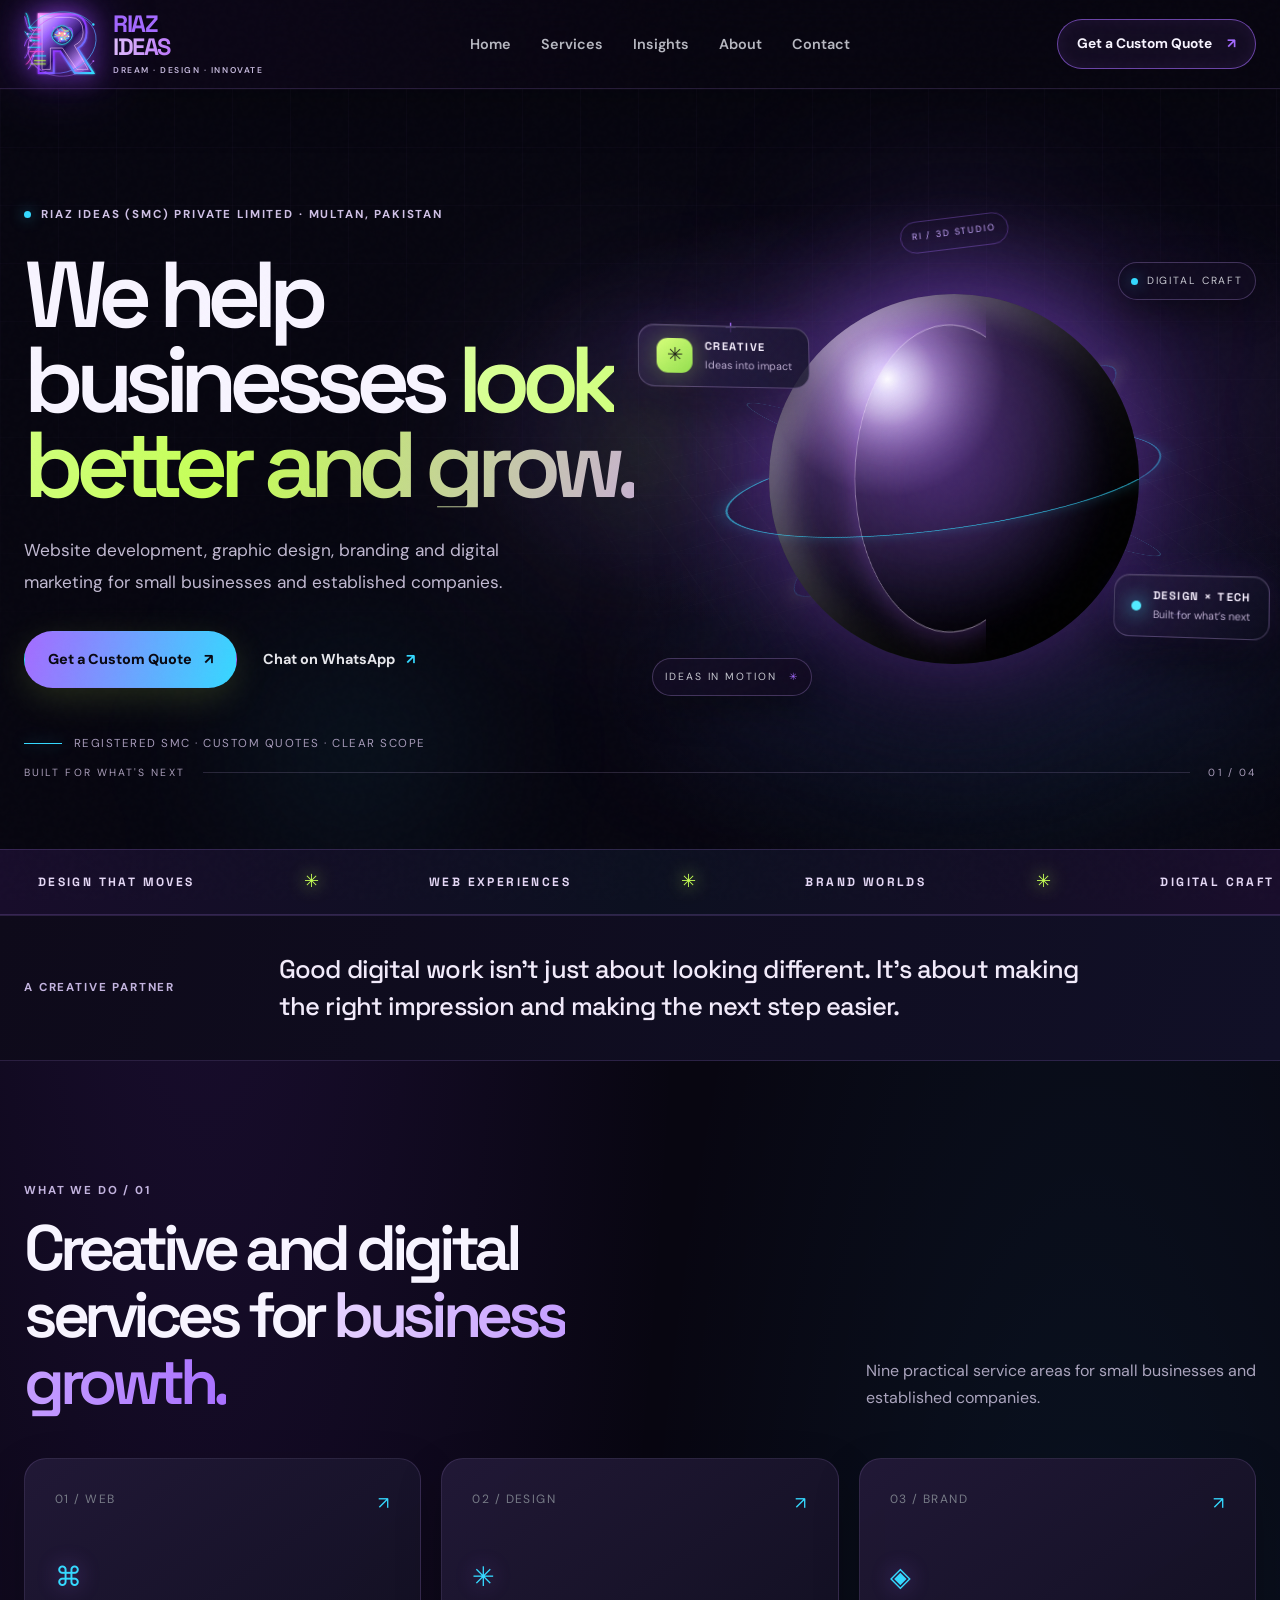
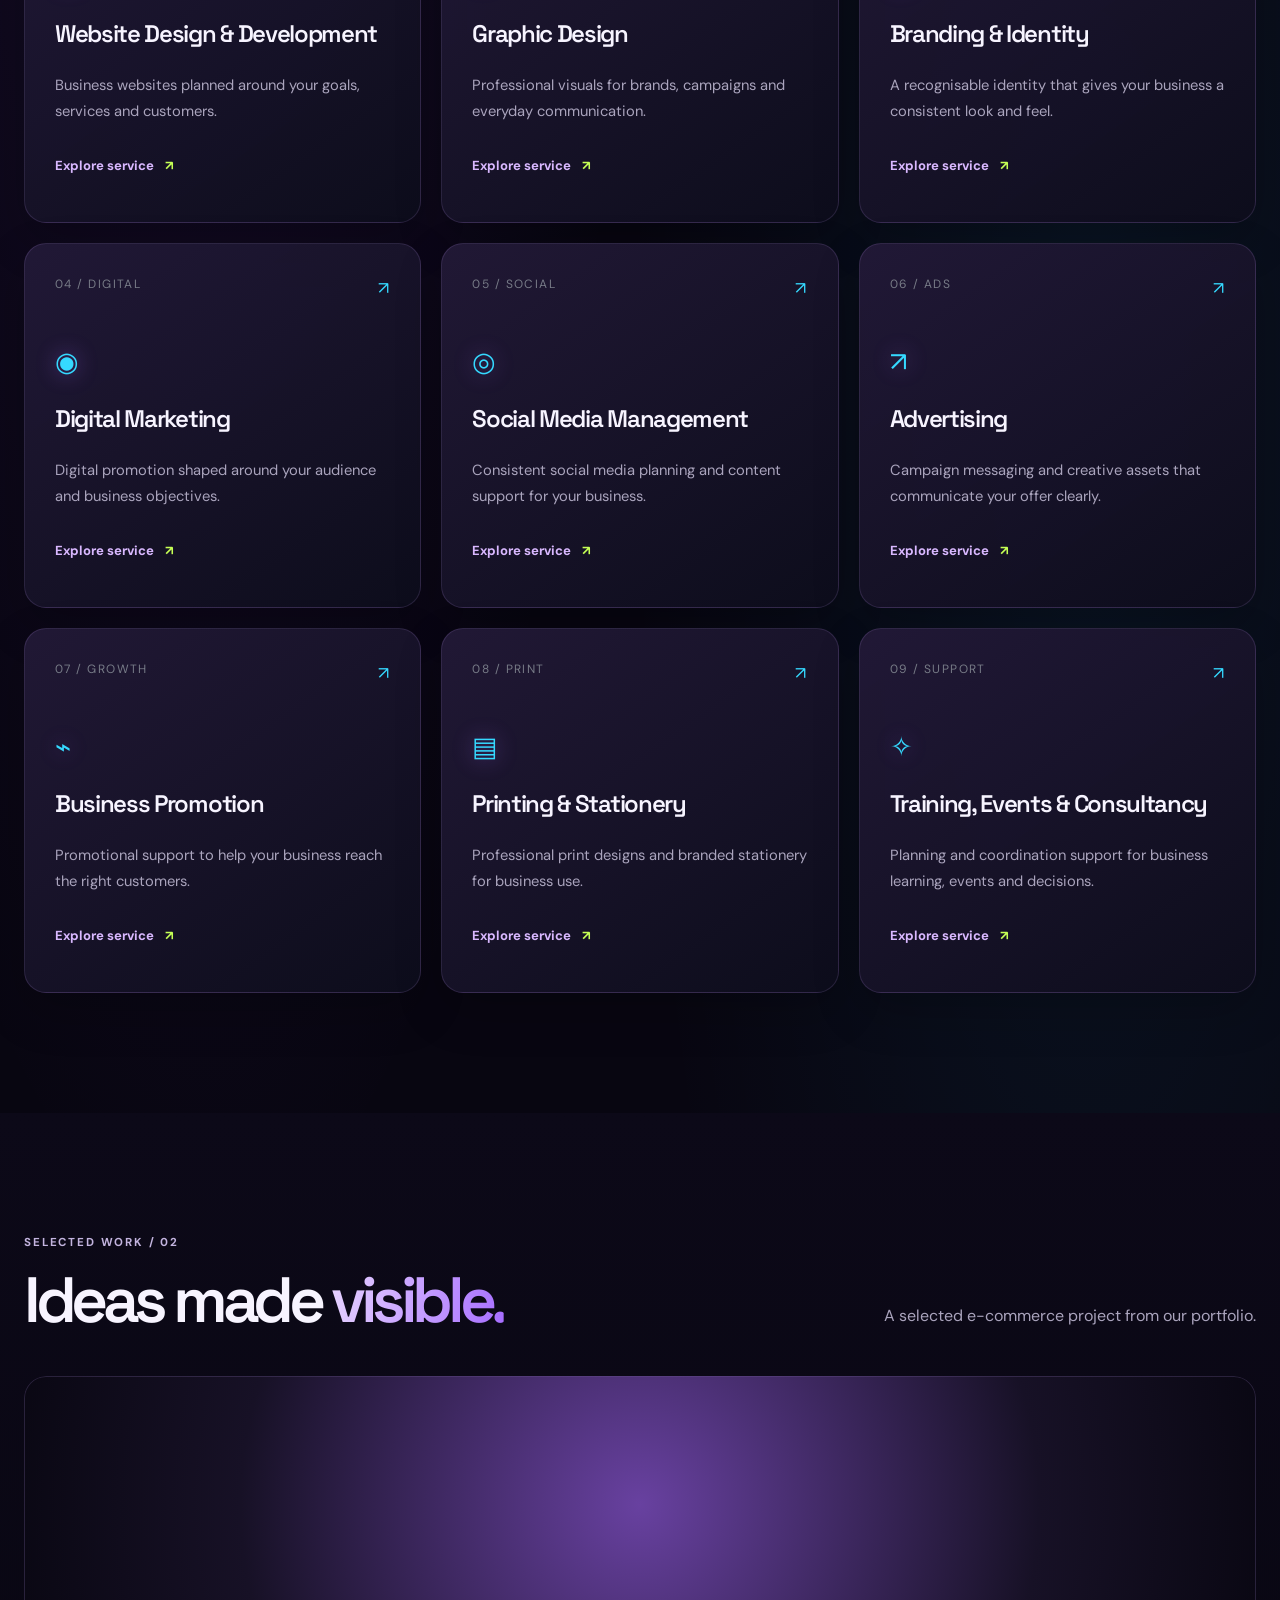
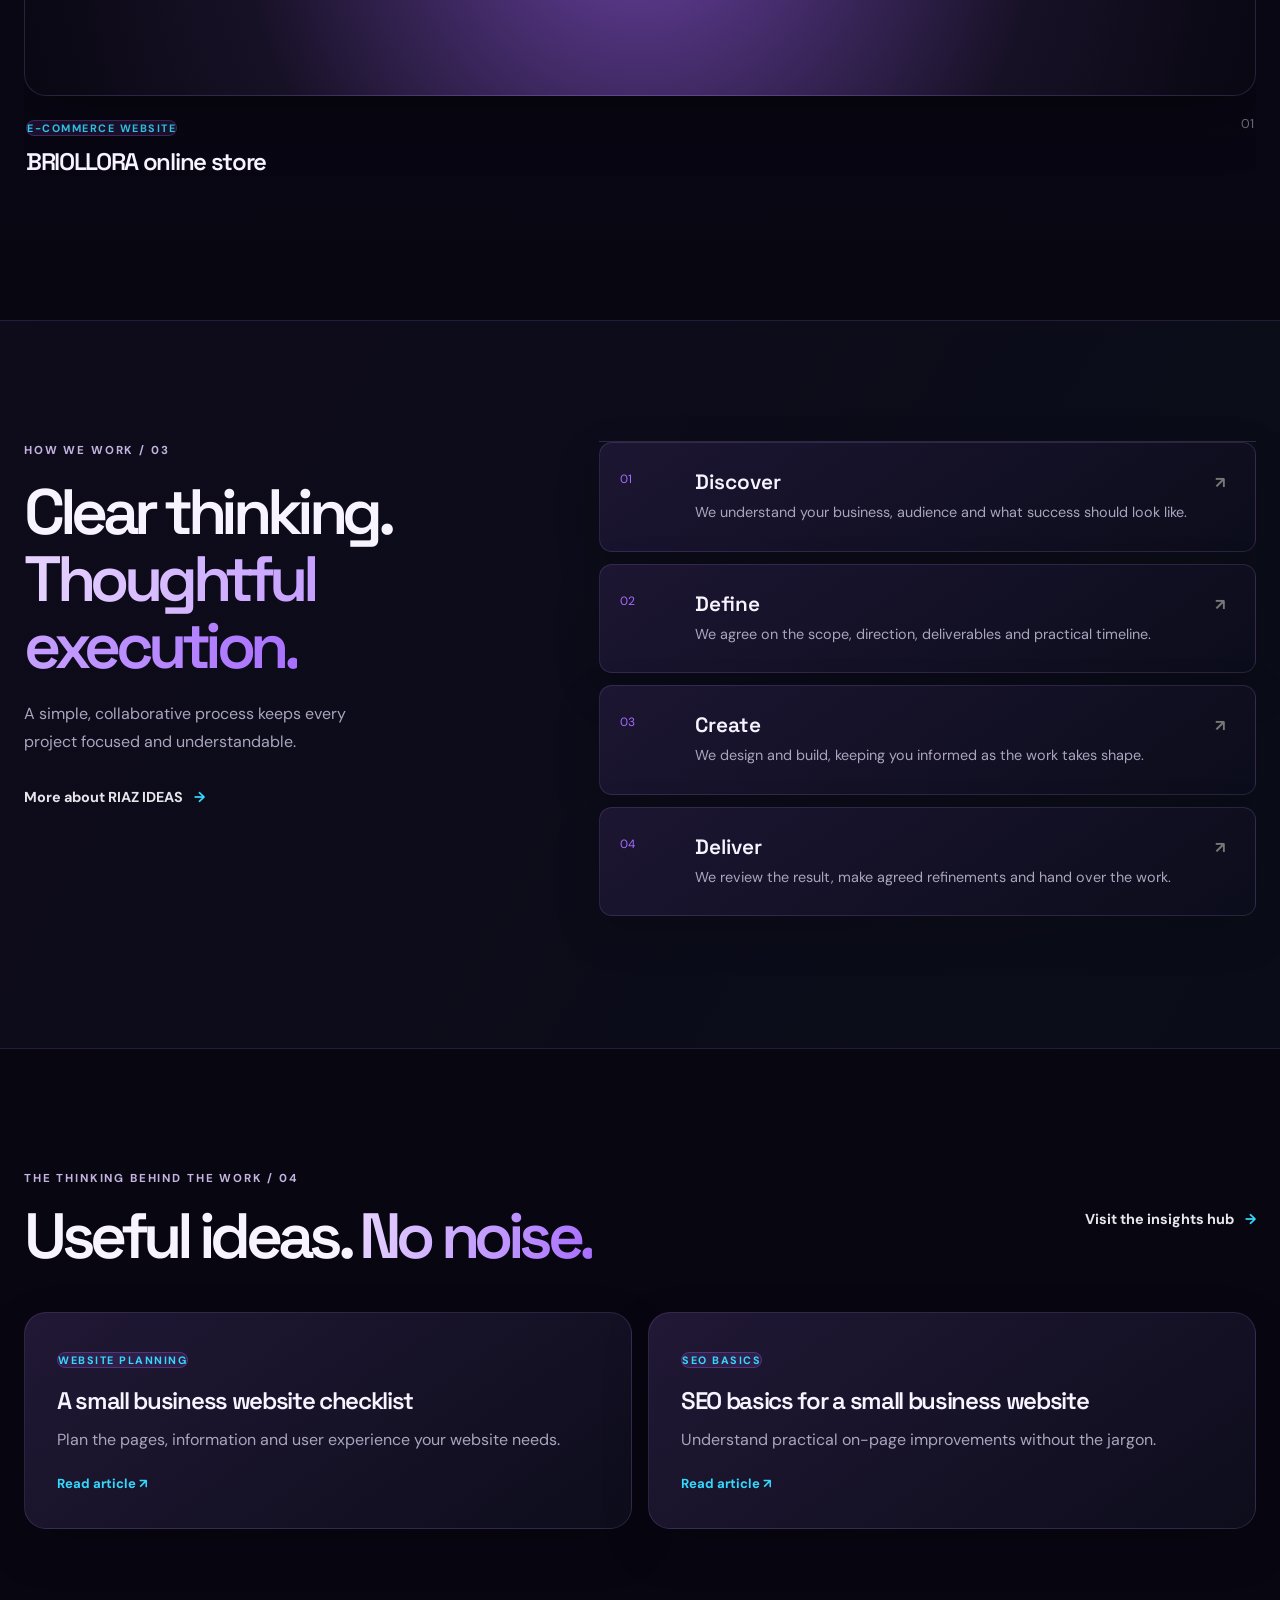
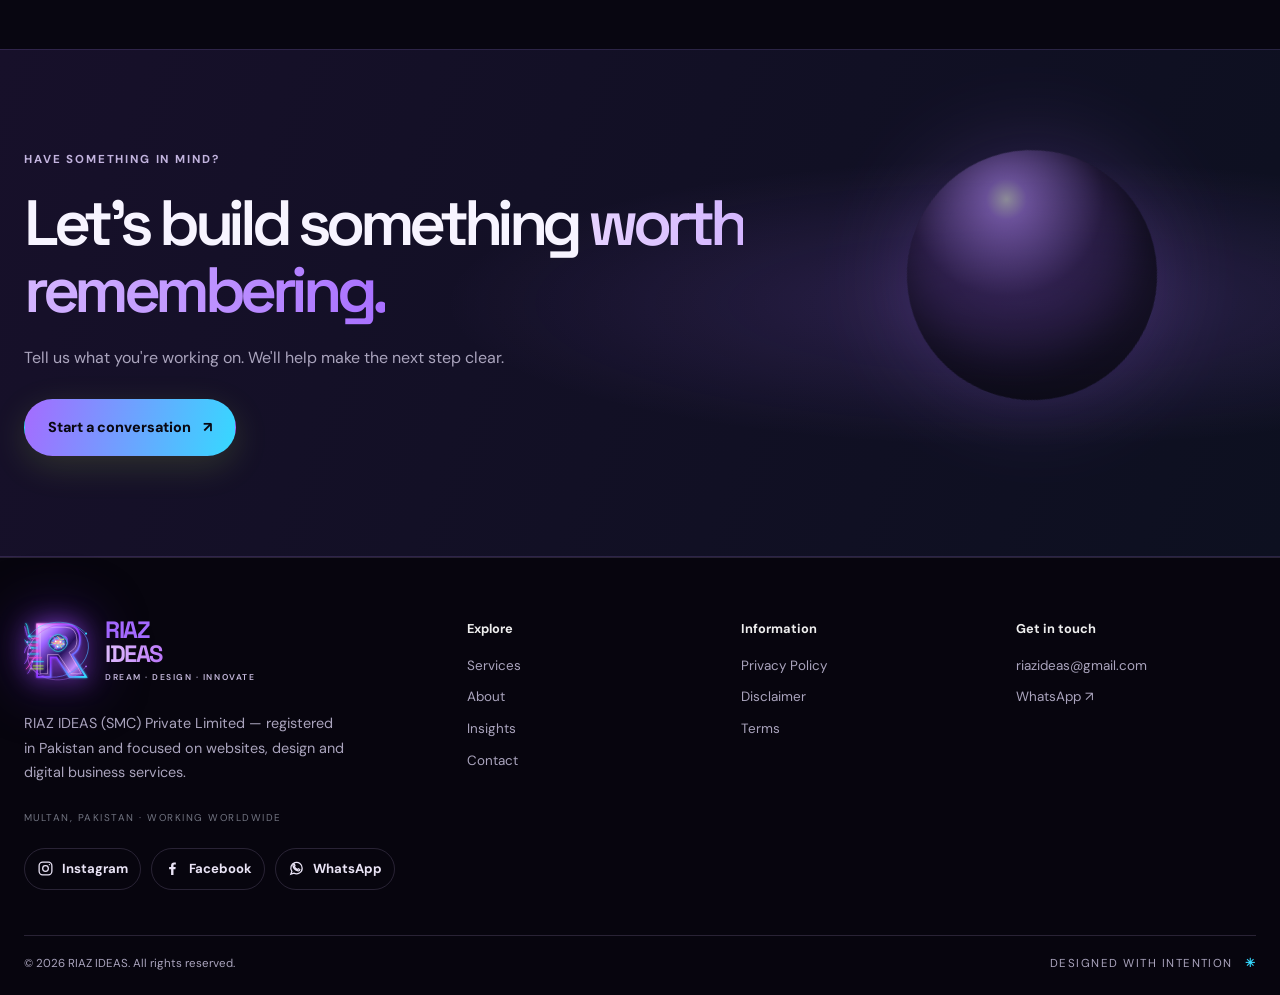
<file: index.html>
<!doctype html>
<html lang="en">
<head>
<meta charset="utf-8">
<meta name="viewport" content="width=device-width,initial-scale=1">
<title>RIAZ IDEAS | Digital Solutions & Creative Services in Multan</title>
<link rel="icon" type="image/svg+xml" href="/assets/riaz-ideas-neural-logo.svg">
<meta name="description" content="RIAZ IDEAS (SMC) Private Limited provides website design, graphic design, branding, digital marketing, social media, advertising and business services in Multan, Pakistan.">
<link rel="canonical" href="https://riazideas.netlify.app/">
<meta property="og:type" content="website">
<meta property="og:site_name" content="RIAZ IDEAS">
<meta property="og:title" content="RIAZ IDEAS | Digital Solutions & Creative Services in Multan">
<meta property="og:description" content="Website design, graphic design, branding, digital marketing, social media, advertising and business services for companies in Pakistan.">
<meta property="og:url" content="https://riazideas.netlify.app/">
<meta property="og:image" content="https://riazideas.netlify.app/assets/riaz-ideas-social-preview.jpg">
<meta property="og:image:width" content="600">
<meta property="og:image:height" content="315">
<meta property="og:image:alt" content="RIAZ IDEAS — Digital experiences, web design, brand identity and digital content.">
<meta name="twitter:card" content="summary_large_image">
<meta name="twitter:title" content="RIAZ IDEAS | Digital Solutions & Creative Services">
<meta name="twitter:description" content="Website design, graphic design, branding, digital marketing, social media, advertising and business services in Pakistan.">
<meta name="twitter:image" content="https://riazideas.netlify.app/assets/riaz-ideas-social-preview.jpg">
<meta name="theme-color" content="#08090d">
<link rel="preconnect" href="https://fonts.googleapis.com">
<link rel="preconnect" href="https://fonts.gstatic.com" crossorigin>
<link href="https://fonts.googleapis.com/css2?family=DM+Sans:wght@400;500;600;700&family=Space+Grotesk:wght@400;500;600;700&display=swap" rel="stylesheet">
<link rel="stylesheet" href="/assets/style.css">
<script src="/assets/script.js" defer></script>
<!-- Umami Analytics: existing site ID preserved -->
<script defer src="https://cloud.umami.is/script.js" data-website-id="d91e90ce-ba34-40df-bd9c-214d3fa4f0dc"></script>
</head>
<body>
<div class="site-noise" aria-hidden="true"></div>
<header class="site-header">
  <div class="wrap nav" id="nav">
    <a class="logo logo-lockup" href="/index.html" aria-label="RIAZ IDEAS home"><img src="/assets/riaz-ideas-neural-logo.svg" alt="" width="58" height="58"><span class="logo-wordmark">RIAZ<span>IDEAS</span><small>DREAM · DESIGN · INNOVATE</small></span></a>
    <button class="menu" type="button" aria-label="Toggle navigation" aria-expanded="false">Menu</button>
    <nav aria-label="Main navigation">
      <a href="/index.html">Home</a><a href="/services.html">Services</a><a href="/blog/index.html">Insights</a><a href="/about.html">About</a><a href="/contact.html">Contact</a>
    </nav>
    <a class="nav-cta" href="/contact.html">Get a Custom Quote <span>↗</span></a>
  </div>
</header>
<main>
<section class="hero hero-3d">
  <div class="hero-glow glow-one"></div><div class="hero-glow glow-two"></div>
  <div class="wrap hero-grid">
    <div class="hero-copy reveal">
      <div class="eyebrow"><span class="eyebrow-dot"></span> RIAZ IDEAS (SMC) PRIVATE LIMITED · MULTAN, PAKISTAN</div>
      <h1>We help businesses <span class="gradient-text">look better and grow.</span></h1>
      <p>Website development, graphic design, branding and digital marketing for small businesses and established companies.</p>
      <div class="actions"><a class="btn" href="/contact.html">Get a Custom Quote <span>↗</span></a><a class="text-link" href="https://wa.me/923039149235" target="_blank" rel="noopener noreferrer">Chat on WhatsApp <span>↗</span></a></div>
      <div class="hero-proof"><span class="proof-line"></span><span>Registered SMC · Custom Quotes · Clear Scope</span></div>
    </div>
    <div class="hero-visual" aria-label="Abstract three-dimensional metallic orb artwork">
      <div class="visual-grid"></div><div class="orbit orbit-a"></div><div class="orbit orbit-b"></div><div class="orbit orbit-c"></div>
      <div class="orb"><div class="orb-shine"></div><div class="orb-core"></div></div>
      <div class="float-label label-top"><span class="label-dot"></span> DIGITAL CRAFT</div>
      <div class="float-label label-bottom">IDEAS IN MOTION <span>✳</span></div>
      <div class="visual-cross cross-one">+</div><div class="visual-cross cross-two">+</div>
      <div class="hero-float-card hero-float-card-a"><span class="float-card-icon">✳</span><span><b>CREATIVE</b><small>Ideas into impact</small></span></div>
      <div class="hero-float-card hero-float-card-b"><span class="float-card-pulse"></span><span><b>DESIGN × TECH</b><small>Built for what’s next</small></span></div>
      <div class="hero-orbit-tag">RI / 3D STUDIO</div>
    </div>
  </div>
  <div class="hero-bottom wrap"><span>BUILT FOR WHAT'S NEXT</span><span class="hero-bottom-line"></span><span>01 / 04</span></div>
</section>
<section class="studio-marquee" aria-label="RIAZ IDEAS services">
 <div class="marquee-track"><span>DESIGN THAT MOVES</span><i>✳</i><span>WEB EXPERIENCES</span><i>✳</i><span>BRAND WORLDS</span><i>✳</i><span>DIGITAL CRAFT</span><i>✳</i><span>DESIGN THAT MOVES</span><i>✳</i><span>WEB EXPERIENCES</span><i>✳</i><span>BRAND WORLDS</span><i>✳</i></div>
</section>
<section class="intro-strip"><div class="wrap intro-inner"><span class="eyebrow">A creative partner</span><p>Good digital work isn't just about looking different. It's about making the right impression and making the next step easier.</p></div></section>
<section class="section" id="services">
  <div class="wrap">
    <div class="section-head reveal"><div><div class="eyebrow">What we do / 01</div><h2>Creative and digital services for <span class="gradient-text">business growth.</span></h2></div><p class="muted">Nine practical service areas for small businesses and established companies.</p></div>
    <div class="service-grid">
<article class="service-card reveal"><div class="service-top"><span>01 / WEB</span><span class="service-symbol">↗</span></div><div class="service-icon">⌘</div><h3>Website Design & Development</h3><p>Business websites planned around your goals, services and customers.</p><a href="/services.html">Explore service <span>↗</span></a></article>
<article class="service-card reveal"><div class="service-top"><span>02 / DESIGN</span><span class="service-symbol">↗</span></div><div class="service-icon">✳</div><h3>Graphic Design</h3><p>Professional visuals for brands, campaigns and everyday communication.</p><a href="/services.html">Explore service <span>↗</span></a></article>
<article class="service-card reveal"><div class="service-top"><span>03 / BRAND</span><span class="service-symbol">↗</span></div><div class="service-icon">◈</div><h3>Branding & Identity</h3><p>A recognisable identity that gives your business a consistent look and feel.</p><a href="/services.html">Explore service <span>↗</span></a></article>
<article class="service-card reveal"><div class="service-top"><span>04 / DIGITAL</span><span class="service-symbol">↗</span></div><div class="service-icon">◉</div><h3>Digital Marketing</h3><p>Digital promotion shaped around your audience and business objectives.</p><a href="/services.html">Explore service <span>↗</span></a></article>
<article class="service-card reveal"><div class="service-top"><span>05 / SOCIAL</span><span class="service-symbol">↗</span></div><div class="service-icon">◎</div><h3>Social Media Management</h3><p>Consistent social media planning and content support for your business.</p><a href="/services.html">Explore service <span>↗</span></a></article>
<article class="service-card reveal"><div class="service-top"><span>06 / ADS</span><span class="service-symbol">↗</span></div><div class="service-icon">↗</div><h3>Advertising</h3><p>Campaign messaging and creative assets that communicate your offer clearly.</p><a href="/services.html">Explore service <span>↗</span></a></article>
<article class="service-card reveal"><div class="service-top"><span>07 / GROWTH</span><span class="service-symbol">↗</span></div><div class="service-icon">⌁</div><h3>Business Promotion</h3><p>Promotional support to help your business reach the right customers.</p><a href="/services.html">Explore service <span>↗</span></a></article>
<article class="service-card reveal"><div class="service-top"><span>08 / PRINT</span><span class="service-symbol">↗</span></div><div class="service-icon">▤</div><h3>Printing & Stationery</h3><p>Professional print designs and branded stationery for business use.</p><a href="/services.html">Explore service <span>↗</span></a></article>
<article class="service-card reveal"><div class="service-top"><span>09 / SUPPORT</span><span class="service-symbol">↗</span></div><div class="service-icon">✧</div><h3>Training, Events & Consultancy</h3><p>Planning and coordination support for business learning, events and decisions.</p><a href="/services.html">Explore service <span>↗</span></a></article>
    </div>
  </div>
</section>
<section class="section work-section">
  <div class="wrap">
    <div class="section-head reveal"><div><div class="eyebrow">Selected work / 02</div><h2>Ideas made <span class="gradient-text">visible.</span></h2></div><p class="muted">A selected e-commerce project from our portfolio.</p></div>
    <div class="work-grid">
      <article class="work-card work-large reveal" style="grid-column:1/-1"><div class="work-art art-ecommerce"><div class="art-window"><div class="art-window-top"><i></i><i></i><i></i><span>BRIOLLORA / STORE</span></div><div class="art-product"><div class="art-product-shape"></div><div class="art-product-copy"><b>Everyday, elevated.</b><small>Accessories & more</small><em>DISCOVER THE EDIT ↗</em></div></div></div></div><div class="work-meta"><div><span class="tag">E-commerce website</span><h3>BRIOLLORA online store</h3></div><span class="work-number">01</span></div></article>
      
    </div>
  </div>
</section>
<section class="section process-section">
  <div class="wrap process-layout"><div class="process-intro reveal"><div class="eyebrow">How we work / 03</div><h2>Clear thinking.<br><span class="gradient-text">Thoughtful execution.</span></h2><p class="muted">A simple, collaborative process keeps every project focused and understandable.</p><a class="text-link" href="/about.html">More about RIAZ IDEAS <span>→</span></a></div>
  <div class="process-list"><div class="process-step reveal"><span>01</span><div><h3>Discover</h3><p>We understand your business, audience and what success should look like.</p></div><b>↗</b></div><div class="process-step reveal"><span>02</span><div><h3>Define</h3><p>We agree on the scope, direction, deliverables and practical timeline.</p></div><b>↗</b></div><div class="process-step reveal"><span>03</span><div><h3>Create</h3><p>We design and build, keeping you informed as the work takes shape.</p></div><b>↗</b></div><div class="process-step reveal"><span>04</span><div><h3>Deliver</h3><p>We review the result, make agreed refinements and hand over the work.</p></div><b>↗</b></div></div></div>
</section>
<section class="section insights-section"><div class="wrap"><div class="section-head reveal"><div><div class="eyebrow">The thinking behind the work / 04</div><h2>Useful ideas. <span class="gradient-text">No noise.</span></h2></div><a class="text-link" href="/blog/index.html">Visit the insights hub <span>→</span></a></div><div class="article-list"><article class="insight-card reveal"><span class="tag">Website planning</span><h3><a href="/blog/small-business-website-checklist.html">A small business website checklist</a></h3><p>Plan the pages, information and user experience your website needs.</p><a class="read-link" href="/blog/small-business-website-checklist.html">Read article ↗</a></article><article class="insight-card reveal"><span class="tag">SEO basics</span><h3><a href="/blog/seo-basics-for-small-business.html">SEO basics for a small business website</a></h3><p>Understand practical on-page improvements without the jargon.</p><a class="read-link" href="/blog/seo-basics-for-small-business.html">Read article ↗</a></article></div></div></section>
<section class="cta-section"><div class="wrap cta-inner reveal"><div class="eyebrow">Have something in mind?</div><h2>Let's build something <span class="gradient-text">worth remembering.</span></h2><p>Tell us what you're working on. We'll help make the next step clear.</p><a class="btn" href="/contact.html">Start a conversation <span>↗</span></a><div class="cta-orb" aria-hidden="true"></div></div></section>
</main>
<footer class="site-footer"><div class="wrap footer-main"><div class="footer-brand"><a class="logo logo-lockup footer-logo" href="/index.html"><img src="/assets/riaz-ideas-neural-logo.svg" alt="" width="54" height="54"><span class="logo-wordmark">RIAZ<span>IDEAS</span><small>DREAM · DESIGN · INNOVATE</small></span></a><p>RIAZ IDEAS (SMC) Private Limited — registered in Pakistan and focused on websites, design and digital business services.</p><span class="footer-location">MULTAN, PAKISTAN · WORKING WORLDWIDE</span></div><div><strong>Explore</strong><div class="footer-links"><a href="/services.html">Services</a><a href="/about.html">About</a><a href="/blog/index.html">Insights</a><a href="/contact.html">Contact</a></div></div><div><strong>Information</strong><div class="footer-links"><a href="/privacy-policy.html">Privacy Policy</a><a href="/disclaimer.html">Disclaimer</a><a href="/terms.html">Terms</a></div></div><div><strong>Get in touch</strong><div class="footer-links"><a href="mailto:riazideas@gmail.com">riazideas@gmail.com</a><a href="https://wa.me/923039149235" target="_blank" rel="noopener">WhatsApp ↗</a></div></div></div><div class="wrap social-links" aria-label="Social media"><a href="https://www.instagram.com/riaz_ideas/" target="_blank" rel="noopener noreferrer" aria-label="Instagram RIAZ IDEAS"><svg viewBox="0 0 24 24" aria-hidden="true" fill="none" stroke="currentColor" stroke-width="1.8"><rect x="3" y="3" width="18" height="18" rx="5"/><circle cx="12" cy="12" r="4"/><circle cx="17.5" cy="6.5" r="1" fill="currentColor" stroke="none"/></svg>Instagram</a><a href="https://www.facebook.com/riazideas" target="_blank" rel="noopener noreferrer" aria-label="Facebook RIAZ IDEAS"><svg viewBox="0 0 24 24" aria-hidden="true" fill="currentColor"><path d="M13.4 21v-8h2.7l.4-3.1h-3.1v-2c0-.9.3-1.5 1.6-1.5h1.7V3.6c-.3 0-1.3-.1-2.5-.1-2.5 0-4.2 1.5-4.2 4.3v2.1H7.2V13H10v8z"/></svg>Facebook</a><a href="https://wa.me/923039149235" target="_blank" rel="noopener noreferrer" aria-label="WhatsApp RIAZ IDEAS"><svg viewBox="0 0 24 24" aria-hidden="true" fill="none" stroke="currentColor" stroke-width="1.8"><path d="M20 11.5a8 8 0 0 1-11.8 7L4 20l1.5-4A8 8 0 1 1 20 11.5Z"/><path d="M9 8.5c.5 2.5 2 4 4.5 5l1.2-1.1 2 1c-.2 1.2-1.2 2-2.4 1.8-3.8-.7-6.7-3.6-7.3-7.2-.2-1.2.6-2.2 1.8-2.4l1 2z"/></svg>WhatsApp</a></div><div class="wrap footer-bottom"><span>© 2026 RIAZ IDEAS. All rights reserved.</span><span>DESIGNED WITH INTENTION <b>✳</b></span></div></footer>
</body></html>
</file>
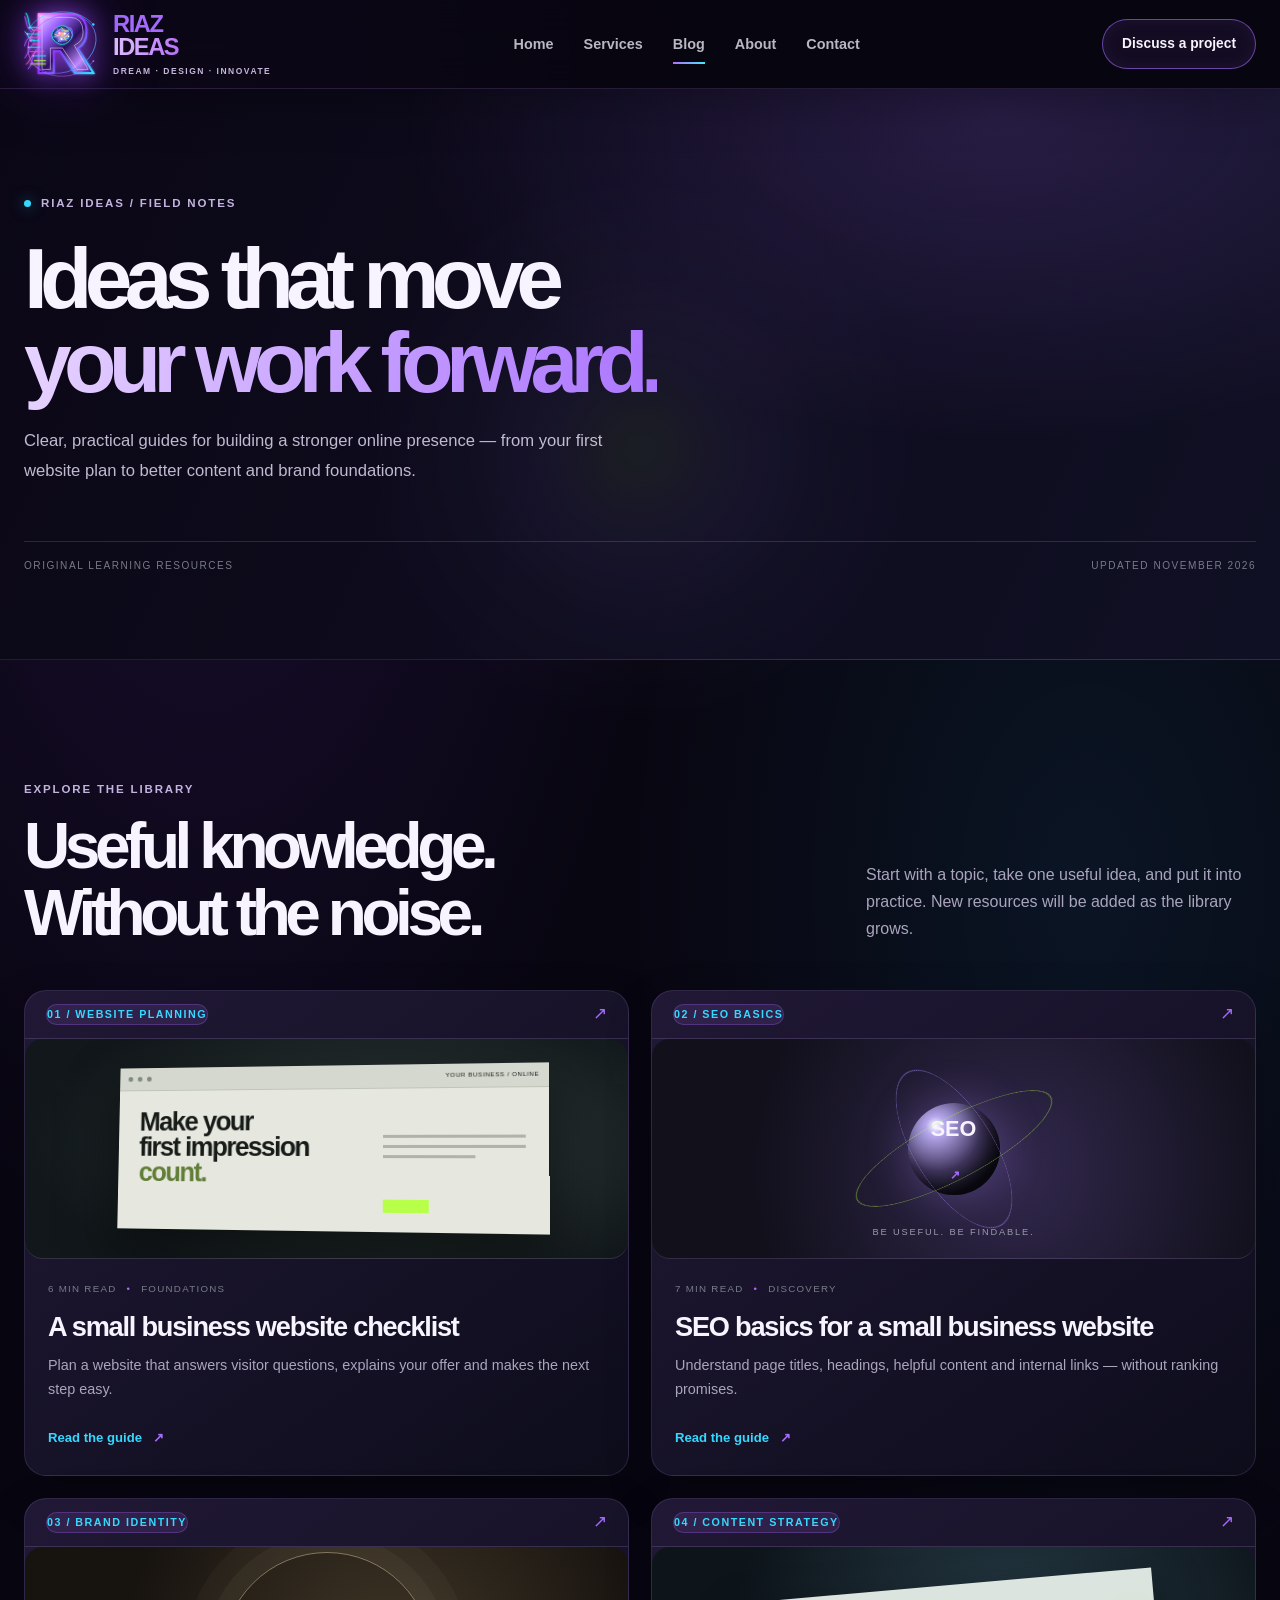
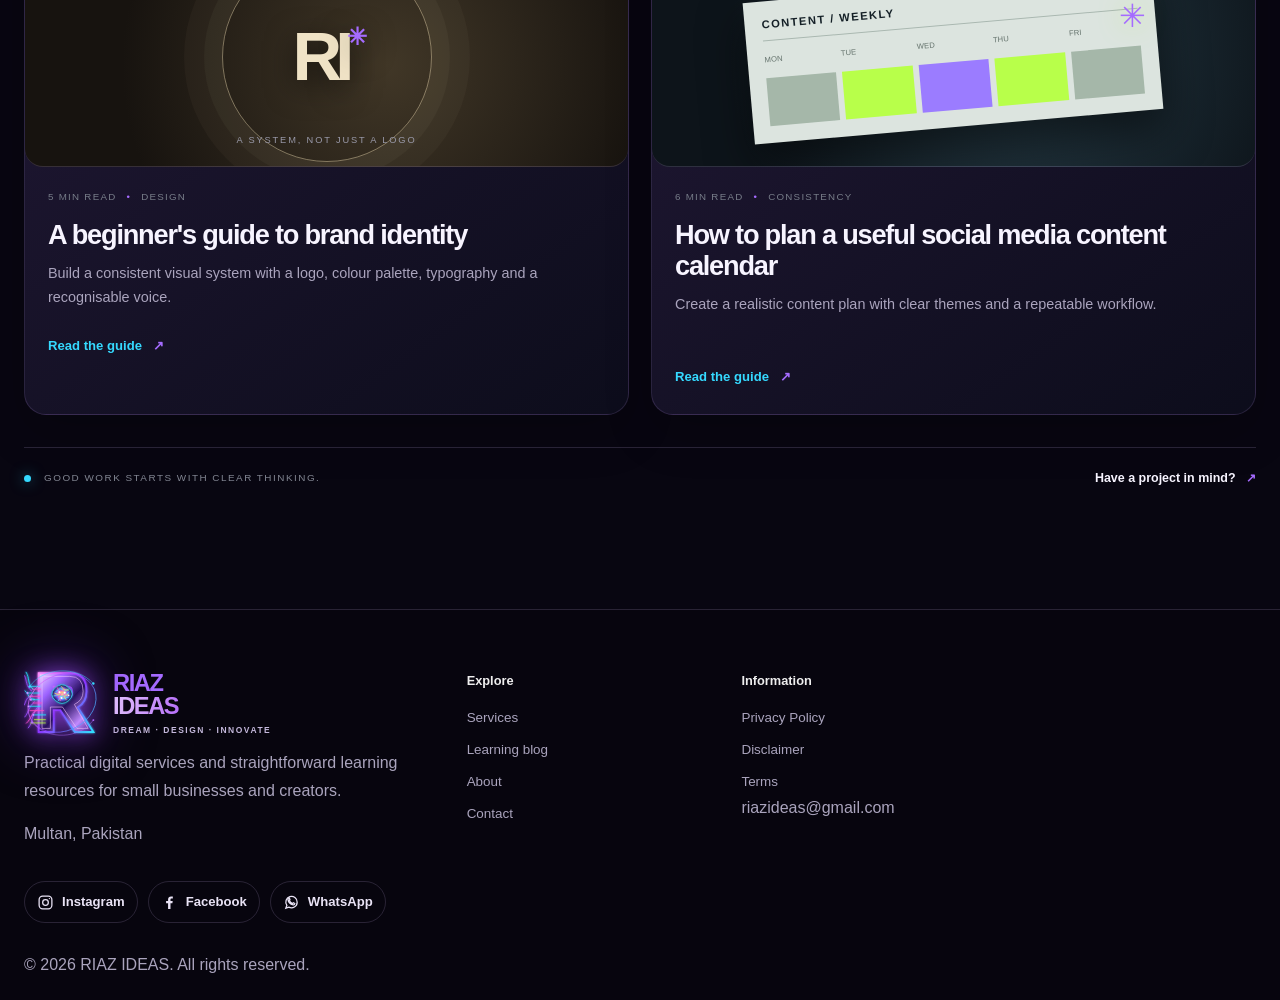
<file: blog/index.html>
<!doctype html>
<html lang="en">
<head>
<meta charset="utf-8">
<meta name="viewport" content="width=device-width,initial-scale=1">
<title>Insights & Guides | RIAZ IDEAS</title>
<link rel="icon" type="image/svg+xml" href="/assets/riaz-ideas-neural-logo.svg">
<meta name="description" content="Explore practical guides from RIAZ IDEAS on small business websites, SEO basics, brand identity and social media content planning.">
<link rel="canonical" href="https://riazideas.netlify.app/blog/">
<meta property="og:type" content="website">
<meta property="og:site_name" content="RIAZ IDEAS">
<meta property="og:title" content="Insights & Guides | RIAZ IDEAS">
<meta property="og:description" content="Explore practical guides from RIAZ IDEAS on small business websites, SEO basics, brand identity and social media content planning.">
<meta property="og:url" content="https://riazideas.netlify.app/blog/">
<meta property="og:image" content="https://riazideas.netlify.app/assets/riaz-ideas-social-preview.jpg">
<meta name="twitter:card" content="summary_large_image">
<meta name="twitter:title" content="Insights & Guides | RIAZ IDEAS">
<meta name="twitter:description" content="Explore practical guides from RIAZ IDEAS on small business websites, SEO basics, brand identity and social media content planning.">
<meta name="twitter:image" content="https://riazideas.netlify.app/assets/riaz-ideas-social-preview.jpg">
<meta name="theme-color" content="#08090d">
<link rel="stylesheet" href="../assets/style.css">
<script src="../assets/script.js" defer></script>
</head>
<body>
<header><div class="wrap nav" id="nav">
<a class="logo logo-lockup" href="/index.html" aria-label="RIAZ IDEAS home"><img src="/assets/riaz-ideas-neural-logo.svg" alt="" width="58" height="58"><span class="logo-wordmark">RIAZ<span>IDEAS</span><small>DREAM · DESIGN · INNOVATE</small></span></a>
<button class="menu" type="button" aria-label="Toggle navigation" aria-expanded="false">Menu</button>
<nav><a href="/index.html">Home</a><a href="/services.html">Services</a><a href="/blog/index.html" aria-current="page">Blog</a><a href="/about.html">About</a><a href="/contact.html">Contact</a></nav>
<a class="nav-cta" href="/contact.html">Discuss a project</a>
</div></header>
<main>
<section class="page-hero blog-hero"><div class="wrap">
<div class="eyebrow"><span class="eyebrow-dot"></span> RIAZ IDEAS / FIELD NOTES</div>
<h1>Ideas that move<br><span class="gradient-text">your work forward.</span></h1>
<p class="muted">Clear, practical guides for building a stronger online presence — from your first website plan to better content and brand foundations.</p>
<div class="blog-hero-foot"><span>ORIGINAL LEARNING RESOURCES</span><span>UPDATED NOVEMBER 2026</span></div>
</div></section>
<section class="section"><div class="wrap">
<div class="section-head"><div><div class="eyebrow">Explore the library</div><h2>Useful knowledge.<br>Without the noise.</h2></div><p>Start with a topic, take one useful idea, and put it into practice. New resources will be added as the library grows.</p></div>
<div class="blog-grid">
<article class="blog-card blog-card-featured"><div class="blog-card-top"><span class="tag">01 / WEBSITE PLANNING</span><span class="blog-arrow">↗</span></div><div class="blog-card-art art-web"><div class="mini-browser"><div class="mini-browser-bar"><i></i><i></i><i></i><span>YOUR BUSINESS / ONLINE</span></div><div class="mini-browser-content"><b>Make your<br>first impression<br><em>count.</em></b><div class="mini-lines"><i></i><i></i><i></i></div><div class="mini-button"></div></div></div></div><div class="blog-card-body"><div class="blog-card-meta">6 MIN READ <span>•</span> FOUNDATIONS</div><h3><a href="/blog/small-business-website-checklist.html">A small business website checklist</a></h3><p>Plan a website that answers visitor questions, explains your offer and makes the next step easy.</p><a class="read-link" href="/blog/small-business-website-checklist.html">Read the guide <span>↗</span></a></div></article>
<article class="blog-card"><div class="blog-card-top"><span class="tag">02 / SEO BASICS</span><span class="blog-arrow">↗</span></div><div class="blog-card-art art-seo"><div class="seo-orbit seo-orbit-one"></div><div class="seo-orbit seo-orbit-two"></div><div class="seo-core">SEO<span>↗</span></div><div class="seo-caption">BE USEFUL. BE FINDABLE.</div></div><div class="blog-card-body"><div class="blog-card-meta">7 MIN READ <span>•</span> DISCOVERY</div><h3><a href="/blog/seo-basics-for-small-business.html">SEO basics for a small business website</a></h3><p>Understand page titles, headings, helpful content and internal links — without ranking promises.</p><a class="read-link" href="/blog/seo-basics-for-small-business.html">Read the guide <span>↗</span></a></div></article>
<article class="blog-card"><div class="blog-card-top"><span class="tag">03 / BRAND IDENTITY</span><span class="blog-arrow">↗</span></div><div class="blog-card-art art-branding"><div class="brand-stamp">RI<span>✳</span></div><div class="brand-rings"></div><div class="brand-note">A SYSTEM, NOT JUST A LOGO</div></div><div class="blog-card-body"><div class="blog-card-meta">5 MIN READ <span>•</span> DESIGN</div><h3><a href="/blog/brand-identity-starter-guide.html">A beginner's guide to brand identity</a></h3><p>Build a consistent visual system with a logo, colour palette, typography and a recognisable voice.</p><a class="read-link" href="/blog/brand-identity-starter-guide.html">Read the guide <span>↗</span></a></div></article>
<article class="blog-card"><div class="blog-card-top"><span class="tag">04 / CONTENT STRATEGY</span><span class="blog-arrow">↗</span></div><div class="blog-card-art art-content"><div class="calendar-card"><div class="calendar-head">CONTENT / WEEKLY</div><div class="calendar-days"><i>MON</i><i>TUE</i><i>WED</i><i>THU</i><i>FRI</i></div><div class="calendar-blocks"><b></b><b></b><b></b><b></b><b></b></div></div><div class="content-spark">✳</div></div><div class="blog-card-body"><div class="blog-card-meta">6 MIN READ <span>•</span> CONSISTENCY</div><h3><a href="/blog/social-media-content-plan.html">How to plan a useful social media content calendar</a></h3><p>Create a realistic content plan with clear themes and a repeatable workflow.</p><a class="read-link" href="/blog/social-media-content-plan.html">Read the guide <span>↗</span></a></div></article>
</div>
<div class="blog-bottom-note"><span class="eyebrow-dot"></span><p>GOOD WORK STARTS WITH CLEAR THINKING.</p><a href="/contact.html">Have a project in mind? <span>↗</span></a></div>
</div></section>
</main>
<footer><div class="wrap footer-grid">
<div><a class="logo logo-lockup" href="/index.html" aria-label="RIAZ IDEAS home"><img src="/assets/riaz-ideas-neural-logo.svg" alt="" width="58" height="58"><span class="logo-wordmark">RIAZ<span>IDEAS</span><small>DREAM · DESIGN · INNOVATE</small></span></a><p class="small">Practical digital services and straightforward learning resources for small businesses and creators.</p><p class="small">Multan, Pakistan</p></div>
<div><strong>Explore</strong><div class="footer-links small"><a href="/services.html">Services</a><a href="/blog/index.html">Learning blog</a><a href="/about.html">About</a><a href="/contact.html">Contact</a></div></div>
<div><strong>Information</strong><div class="footer-links small"><a href="/privacy-policy.html">Privacy Policy</a><a href="/disclaimer.html">Disclaimer</a><a href="/terms.html">Terms</a></div><p class="small"><a href="mailto:riazideas@gmail.com">riazideas@gmail.com</a></p></div>
</div><div class="wrap social-links" aria-label="Social media"><a href="https://www.instagram.com/riaz_ideas/" target="_blank" rel="noopener noreferrer" aria-label="Instagram RIAZ IDEAS"><svg viewBox="0 0 24 24" aria-hidden="true" fill="none" stroke="currentColor" stroke-width="1.8"><rect x="3" y="3" width="18" height="18" rx="5"/><circle cx="12" cy="12" r="4"/><circle cx="17.5" cy="6.5" r="1" fill="currentColor" stroke="none"/></svg>Instagram</a><a href="https://www.facebook.com/riazideas" target="_blank" rel="noopener noreferrer" aria-label="Facebook RIAZ IDEAS"><svg viewBox="0 0 24 24" aria-hidden="true" fill="currentColor"><path d="M13.4 21v-8h2.7l.4-3.1h-3.1v-2c0-.9.3-1.5 1.6-1.5h1.7V3.6c-.3 0-1.3-.1-2.5-.1-2.5 0-4.2 1.5-4.2 4.3v2.1H7.2V13H10v8z"/></svg>Facebook</a><a href="https://wa.me/923039149235" target="_blank" rel="noopener noreferrer" aria-label="WhatsApp RIAZ IDEAS"><svg viewBox="0 0 24 24" aria-hidden="true" fill="none" stroke="currentColor" stroke-width="1.8"><path d="M20 11.5a8 8 0 0 1-11.8 7L4 20l1.5-4A8 8 0 1 1 20 11.5Z"/><path d="M9 8.5c.5 2.5 2 4 4.5 5l1.2-1.1 2 1c-.2 1.2-1.2 2-2.4 1.8-3.8-.7-6.7-3.6-7.3-7.2-.2-1.2.6-2.2 1.8-2.4l1 2z"/></svg>WhatsApp</a></div><div class="wrap small" style="margin-top:28px">© 2026 RIAZ IDEAS. All rights reserved.</div></footer>
</body></html>
</file>
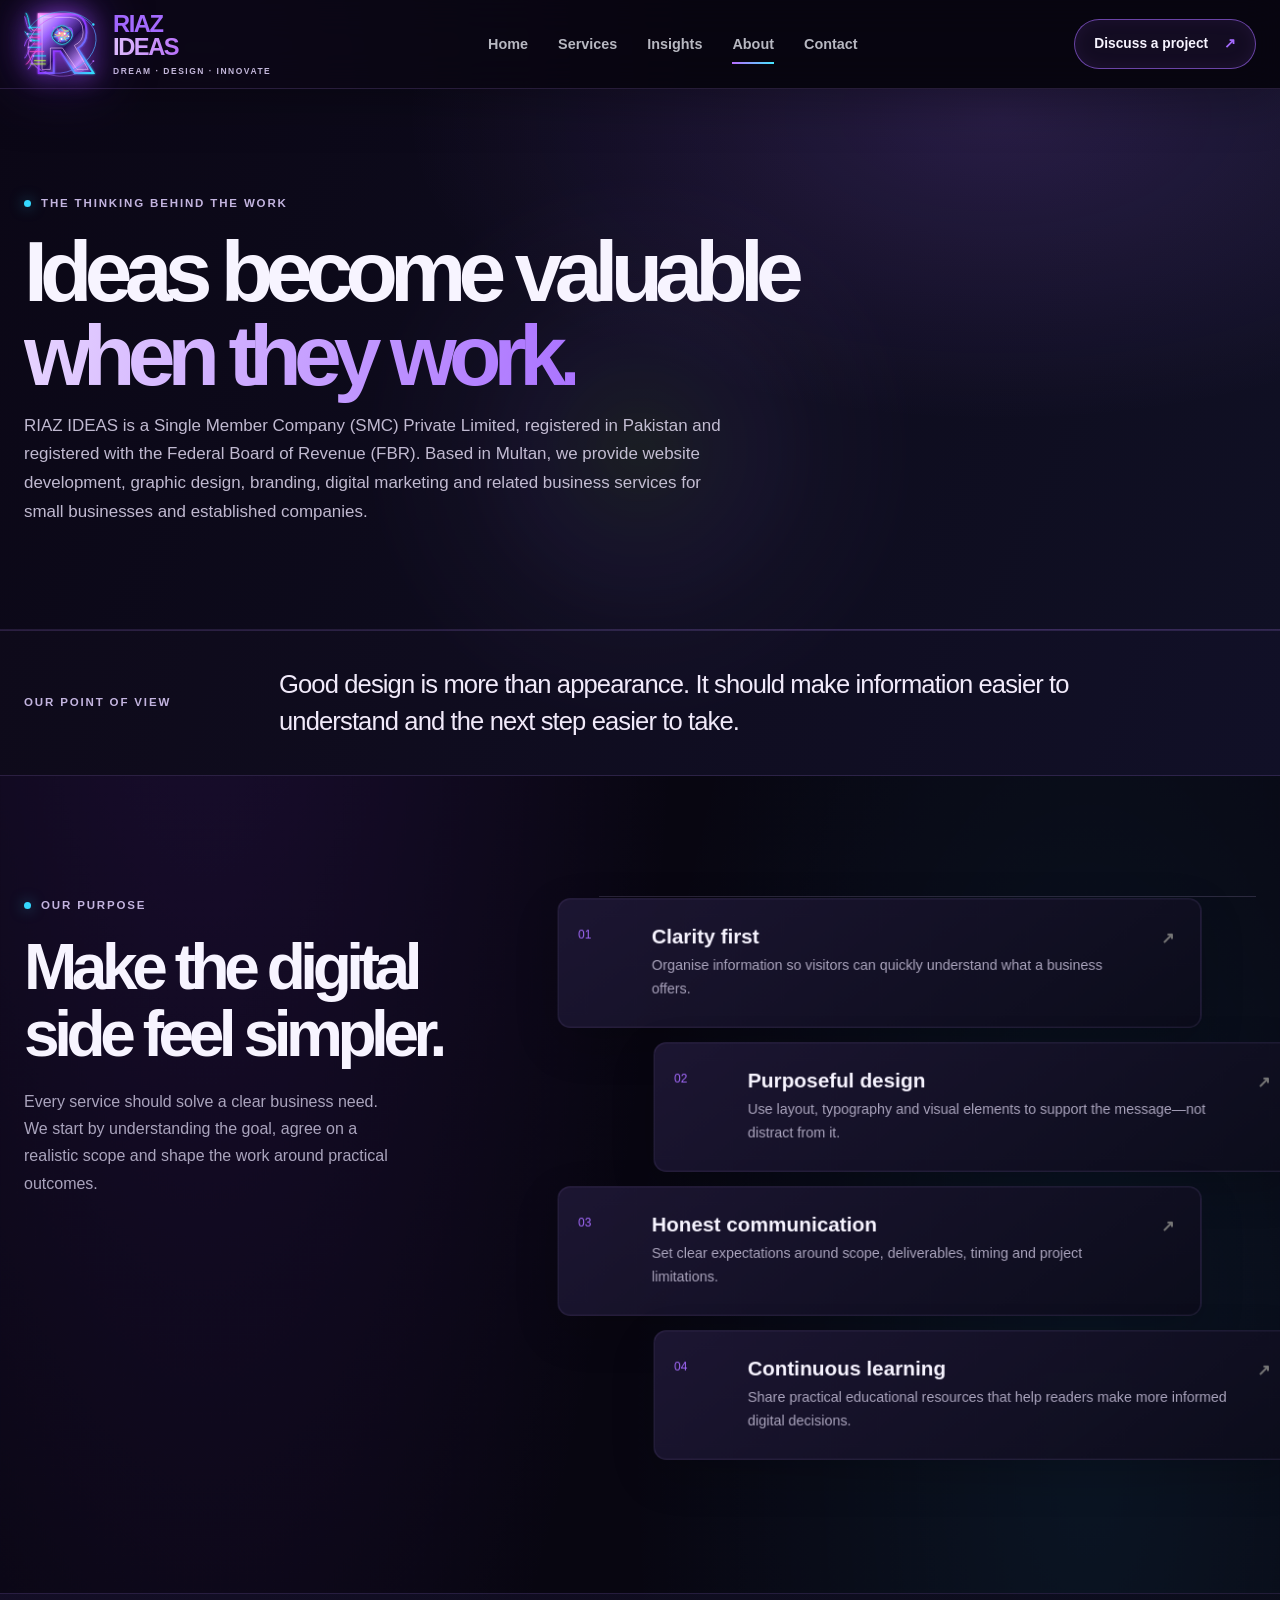
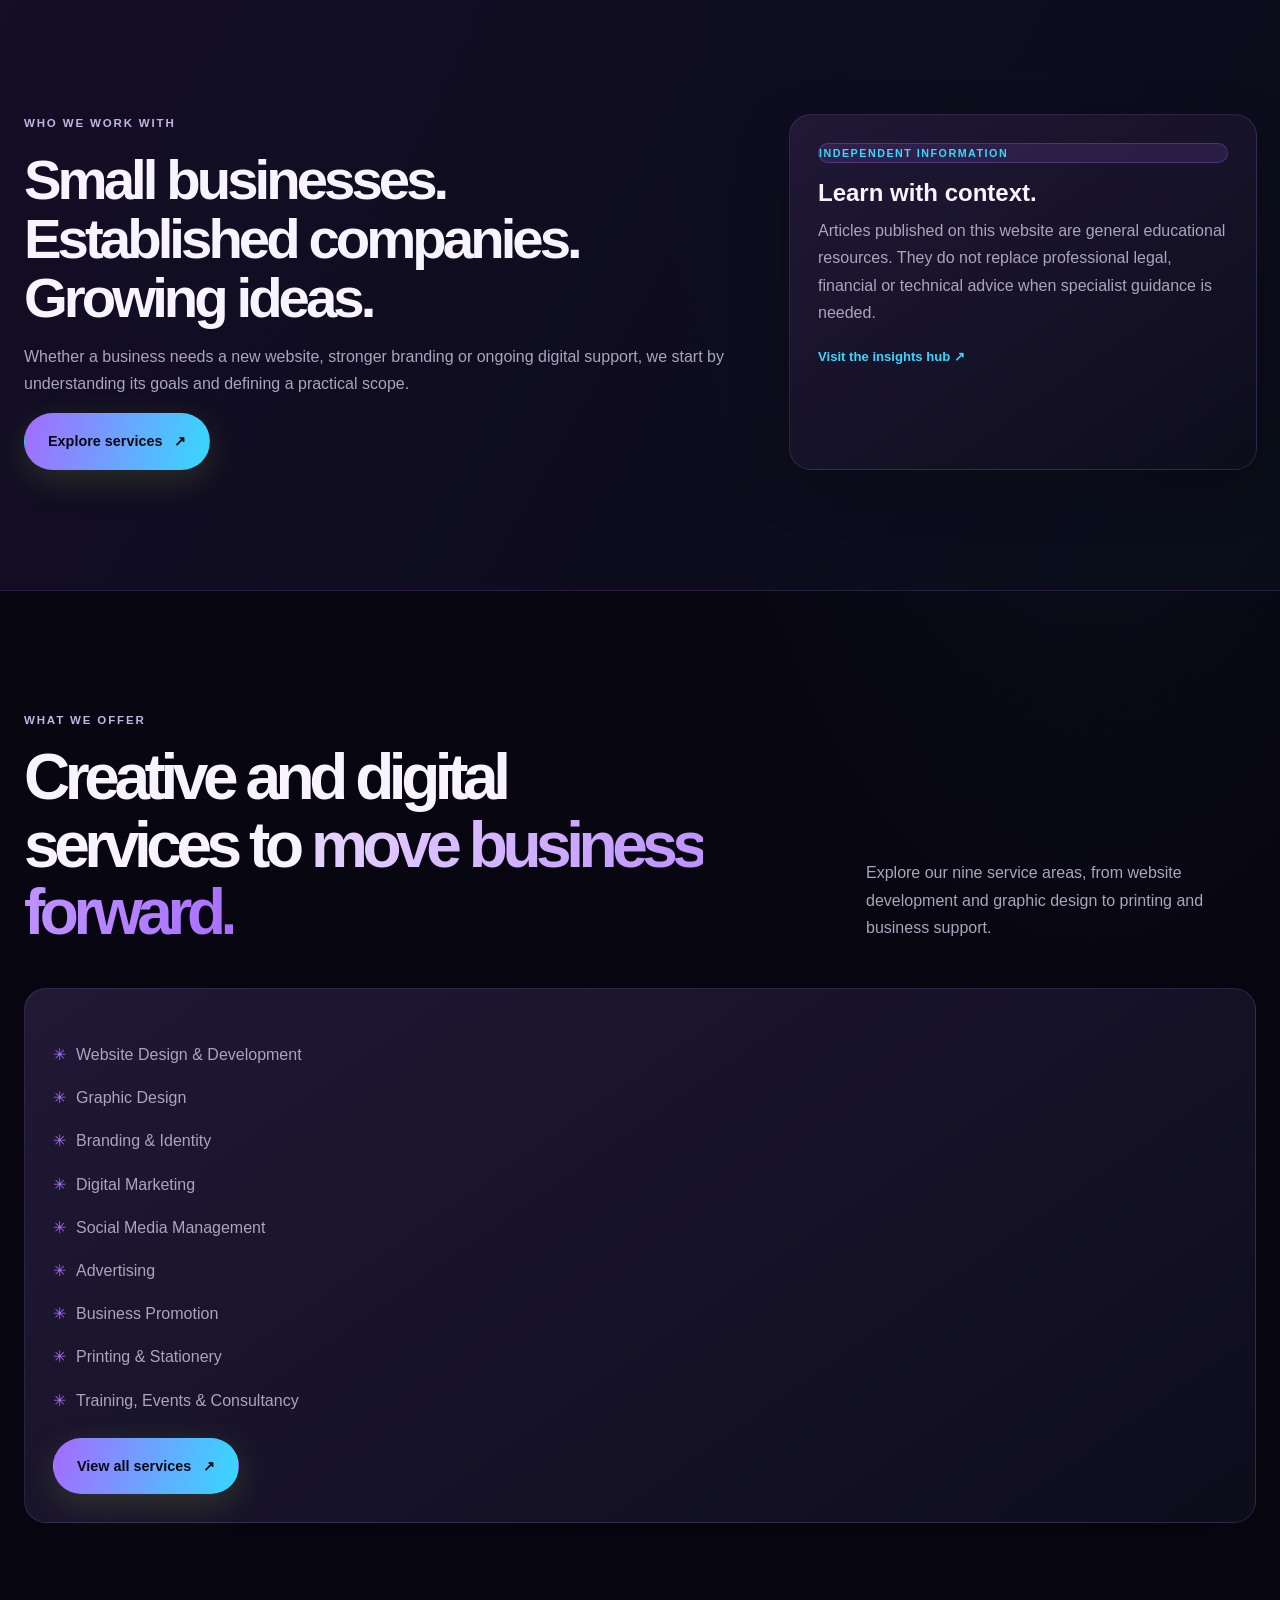
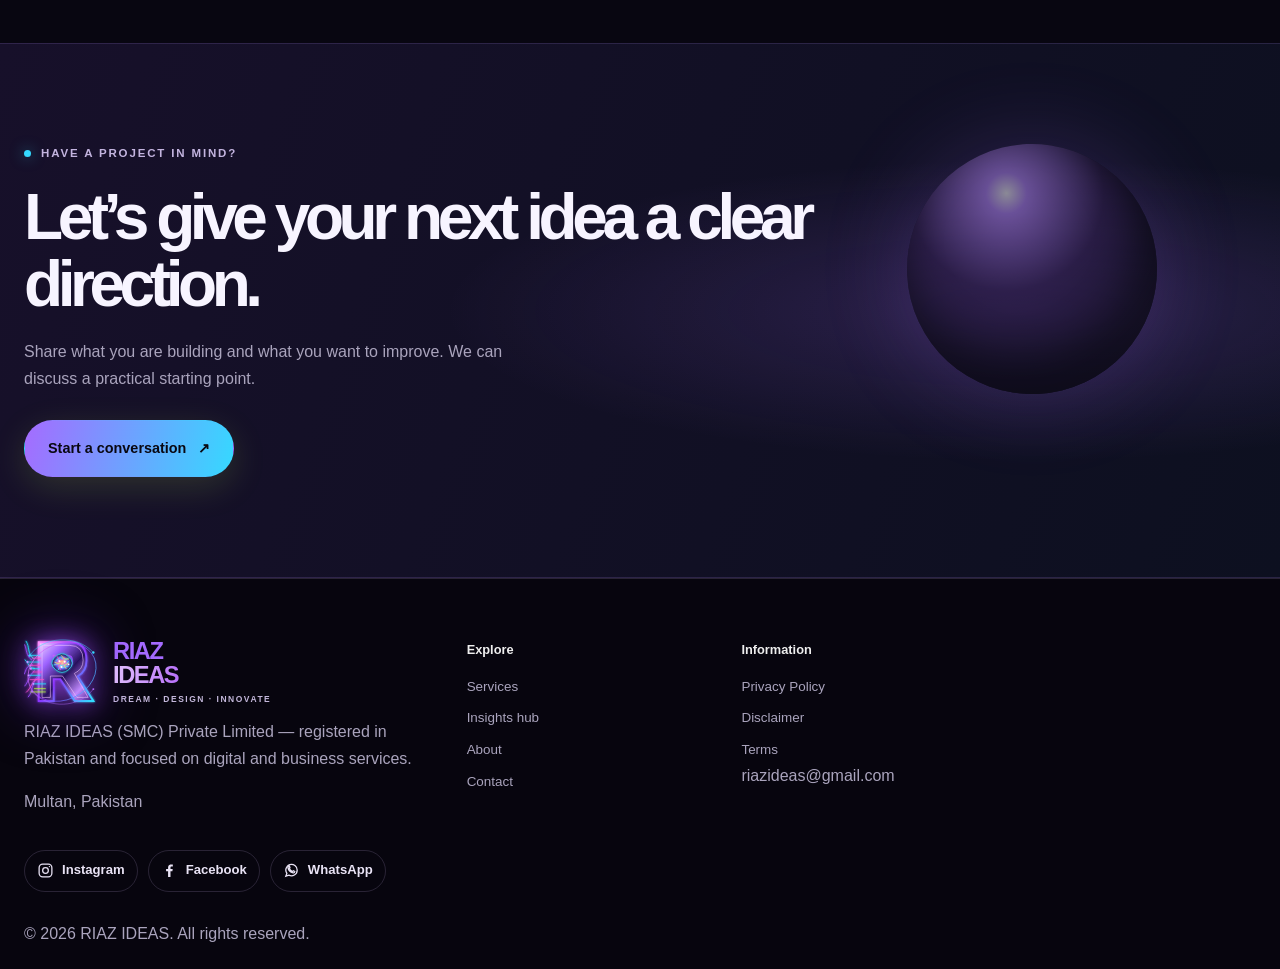
<file: about.html>
<!doctype html>
<html lang="en">
<head>
<meta charset="utf-8"><meta name="viewport" content="width=device-width,initial-scale=1">
<title>About RIAZ IDEAS | Registered Digital Services Company</title>
<link rel="icon" type="image/svg+xml" href="/assets/riaz-ideas-neural-logo.svg">
<meta name="description" content="RIAZ IDEAS (SMC) Private Limited is a Pakistan-registered company offering website development, graphic design, branding and digital business services.">
<link rel="canonical" href="https://riazideas.netlify.app/about.html">
<meta property="og:type" content="website">
<meta property="og:site_name" content="RIAZ IDEAS">
<meta property="og:title" content="About RIAZ IDEAS | Registered Digital Services Company">
<meta property="og:description" content="Learn about RIAZ IDEAS (SMC) Private Limited, a Multan-based company providing website development, design, branding and digital business services.">
<meta property="og:url" content="https://riazideas.netlify.app/about.html">
<meta property="og:image" content="https://riazideas.netlify.app/assets/riaz-ideas-social-preview.jpg">
<meta name="twitter:card" content="summary_large_image">
<meta name="twitter:title" content="About RIAZ IDEAS | Practical Digital Creativity">
<meta name="twitter:description" content="Learn about RIAZ IDEAS (SMC) Private Limited, a Multan-based company providing website development, design, branding and digital business services.">
<meta name="twitter:image" content="https://riazideas.netlify.app/assets/riaz-ideas-social-preview.jpg">
<meta name="theme-color" content="#08090d">
<link rel="stylesheet" href="/assets/style.css"><script src="/assets/script.js" defer></script>
</head>
<body>
<header><div class="wrap nav" id="nav"><a class="logo logo-lockup" href="/index.html" aria-label="RIAZ IDEAS home"><img src="/assets/riaz-ideas-neural-logo.svg" alt="" width="58" height="58"><span class="logo-wordmark">RIAZ<span>IDEAS</span><small>DREAM · DESIGN · INNOVATE</small></span></a><button class="menu" type="button" aria-label="Toggle navigation" aria-expanded="false">Menu</button><nav><a href="/index.html">Home</a><a href="/services.html">Services</a><a href="/blog/index.html">Insights</a><a href="/about.html" aria-current="page">About</a><a href="/contact.html">Contact</a></nav><a class="nav-cta" href="/contact.html">Discuss a project <span>↗</span></a></div></header>
<main>
<section class="page-hero"><div class="wrap"><div class="eyebrow"><span class="eyebrow-dot"></span> The thinking behind the work</div><h1>Ideas become valuable<br><span class="gradient-text">when they work.</span></h1><p class="muted">RIAZ IDEAS is a Single Member Company (SMC) Private Limited, registered in Pakistan and registered with the Federal Board of Revenue (FBR). Based in Multan, we provide website development, graphic design, branding, digital marketing and related business services for small businesses and established companies.</p></div></section>
<section class="intro-strip"><div class="wrap intro-inner"><div class="eyebrow">Our point of view</div><p>Good design is more than appearance. It should make information easier to understand and the next step easier to take.</p></div></section>
<section class="section"><div class="wrap process-layout"><div class="process-intro"><div class="eyebrow"><span class="eyebrow-dot"></span> Our purpose</div><h2>Make the digital side feel simpler.</h2><p class="muted">Every service should solve a clear business need. We start by understanding the goal, agree on a realistic scope and shape the work around practical outcomes.</p></div><div class="process-list">
<div class="process-step"><span>01</span><div><h3>Clarity first</h3><p>Organise information so visitors can quickly understand what a business offers.</p></div><b>↗</b></div>
<div class="process-step"><span>02</span><div><h3>Purposeful design</h3><p>Use layout, typography and visual elements to support the message—not distract from it.</p></div><b>↗</b></div>
<div class="process-step"><span>03</span><div><h3>Honest communication</h3><p>Set clear expectations around scope, deliverables, timing and project limitations.</p></div><b>↗</b></div>
<div class="process-step"><span>04</span><div><h3>Continuous learning</h3><p>Share practical educational resources that help readers make more informed digital decisions.</p></div><b>↗</b></div>
</div></div></section>
<section class="section alt"><div class="wrap work-grid"><div><div class="eyebrow">Who we work with</div><h2 style="font:600 clamp(2.2rem,4.4vw,4.1rem)/1.05 var(--display);letter-spacing:-.07em;margin:16px 0">Small businesses.<br>Established companies.<br>Growing ideas.</h2><p class="muted">Whether a business needs a new website, stronger branding or ongoing digital support, we start by understanding its goals and defining a practical scope.</p><a class="btn" href="/services.html">Explore services <span>↗</span></a></div><div class="feature-panel"><div class="tag">Independent information</div><h3 style="font:600 1.5rem var(--display);margin:16px 0 10px;color:var(--text)">Learn with context.</h3><p>Articles published on this website are general educational resources. They do not replace professional legal, financial or technical advice when specialist guidance is needed.</p><a class="read-link" href="/blog/index.html">Visit the insights hub ↗</a></div></div></section>
<section class="section"><div class="wrap"><div class="section-head"><div><div class="eyebrow">What we offer</div><h2>Creative and digital services to <span class="gradient-text">move business forward.</span></h2></div><p class="muted">Explore our nine service areas, from website development and graphic design to printing and business support.</p></div><div class="feature-panel"><ul class="checks"><li>Website Design & Development</li><li>Graphic Design</li><li>Branding & Identity</li><li>Digital Marketing</li><li>Social Media Management</li><li>Advertising</li><li>Business Promotion</li><li>Printing & Stationery</li><li>Training, Events & Consultancy</li></ul><a class="btn" href="/services.html">View all services <span>↗</span></a></div></div></section>
<section class="cta-section"><div class="wrap cta-inner"><div class="eyebrow"><span class="eyebrow-dot"></span> Have a project in mind?</div><h2>Let’s give your next idea a clear direction.</h2><p>Share what you are building and what you want to improve. We can discuss a practical starting point.</p><a class="btn" href="/contact.html">Start a conversation <span>↗</span></a><div class="cta-orb"></div></div></section>
</main>
<footer><div class="wrap footer-grid"><div><a class="logo logo-lockup" href="/index.html" aria-label="RIAZ IDEAS home"><img src="/assets/riaz-ideas-neural-logo.svg" alt="" width="58" height="58"><span class="logo-wordmark">RIAZ<span>IDEAS</span><small>DREAM · DESIGN · INNOVATE</small></span></a><p class="small">RIAZ IDEAS (SMC) Private Limited — registered in Pakistan and focused on digital and business services.</p><p class="small">Multan, Pakistan</p></div><div><strong>Explore</strong><div class="footer-links small"><a href="/services.html">Services</a><a href="/blog/index.html">Insights hub</a><a href="/about.html">About</a><a href="/contact.html">Contact</a></div></div><div><strong>Information</strong><div class="footer-links small"><a href="/privacy-policy.html">Privacy Policy</a><a href="/disclaimer.html">Disclaimer</a><a href="/terms.html">Terms</a></div><p class="small"><a href="mailto:riazideas@gmail.com">riazideas@gmail.com</a></p></div></div><div class="wrap social-links" aria-label="Social media"><a href="https://www.instagram.com/riaz_ideas/" target="_blank" rel="noopener noreferrer" aria-label="Instagram RIAZ IDEAS"><svg viewBox="0 0 24 24" aria-hidden="true" fill="none" stroke="currentColor" stroke-width="1.8"><rect x="3" y="3" width="18" height="18" rx="5"/><circle cx="12" cy="12" r="4"/><circle cx="17.5" cy="6.5" r="1" fill="currentColor" stroke="none"/></svg>Instagram</a><a href="https://www.facebook.com/riazideas" target="_blank" rel="noopener noreferrer" aria-label="Facebook RIAZ IDEAS"><svg viewBox="0 0 24 24" aria-hidden="true" fill="currentColor"><path d="M13.4 21v-8h2.7l.4-3.1h-3.1v-2c0-.9.3-1.5 1.6-1.5h1.7V3.6c-.3 0-1.3-.1-2.5-.1-2.5 0-4.2 1.5-4.2 4.3v2.1H7.2V13H10v8z"/></svg>Facebook</a><a href="https://wa.me/923039149235" target="_blank" rel="noopener noreferrer" aria-label="WhatsApp RIAZ IDEAS"><svg viewBox="0 0 24 24" aria-hidden="true" fill="none" stroke="currentColor" stroke-width="1.8"><path d="M20 11.5a8 8 0 0 1-11.8 7L4 20l1.5-4A8 8 0 1 1 20 11.5Z"/><path d="M9 8.5c.5 2.5 2 4 4.5 5l1.2-1.1 2 1c-.2 1.2-1.2 2-2.4 1.8-3.8-.7-6.7-3.6-7.3-7.2-.2-1.2.6-2.2 1.8-2.4l1 2z"/></svg>WhatsApp</a></div><div class="wrap small" style="margin-top:28px">© 2026 RIAZ IDEAS. All rights reserved.</div></footer>
</body></html>
</file>
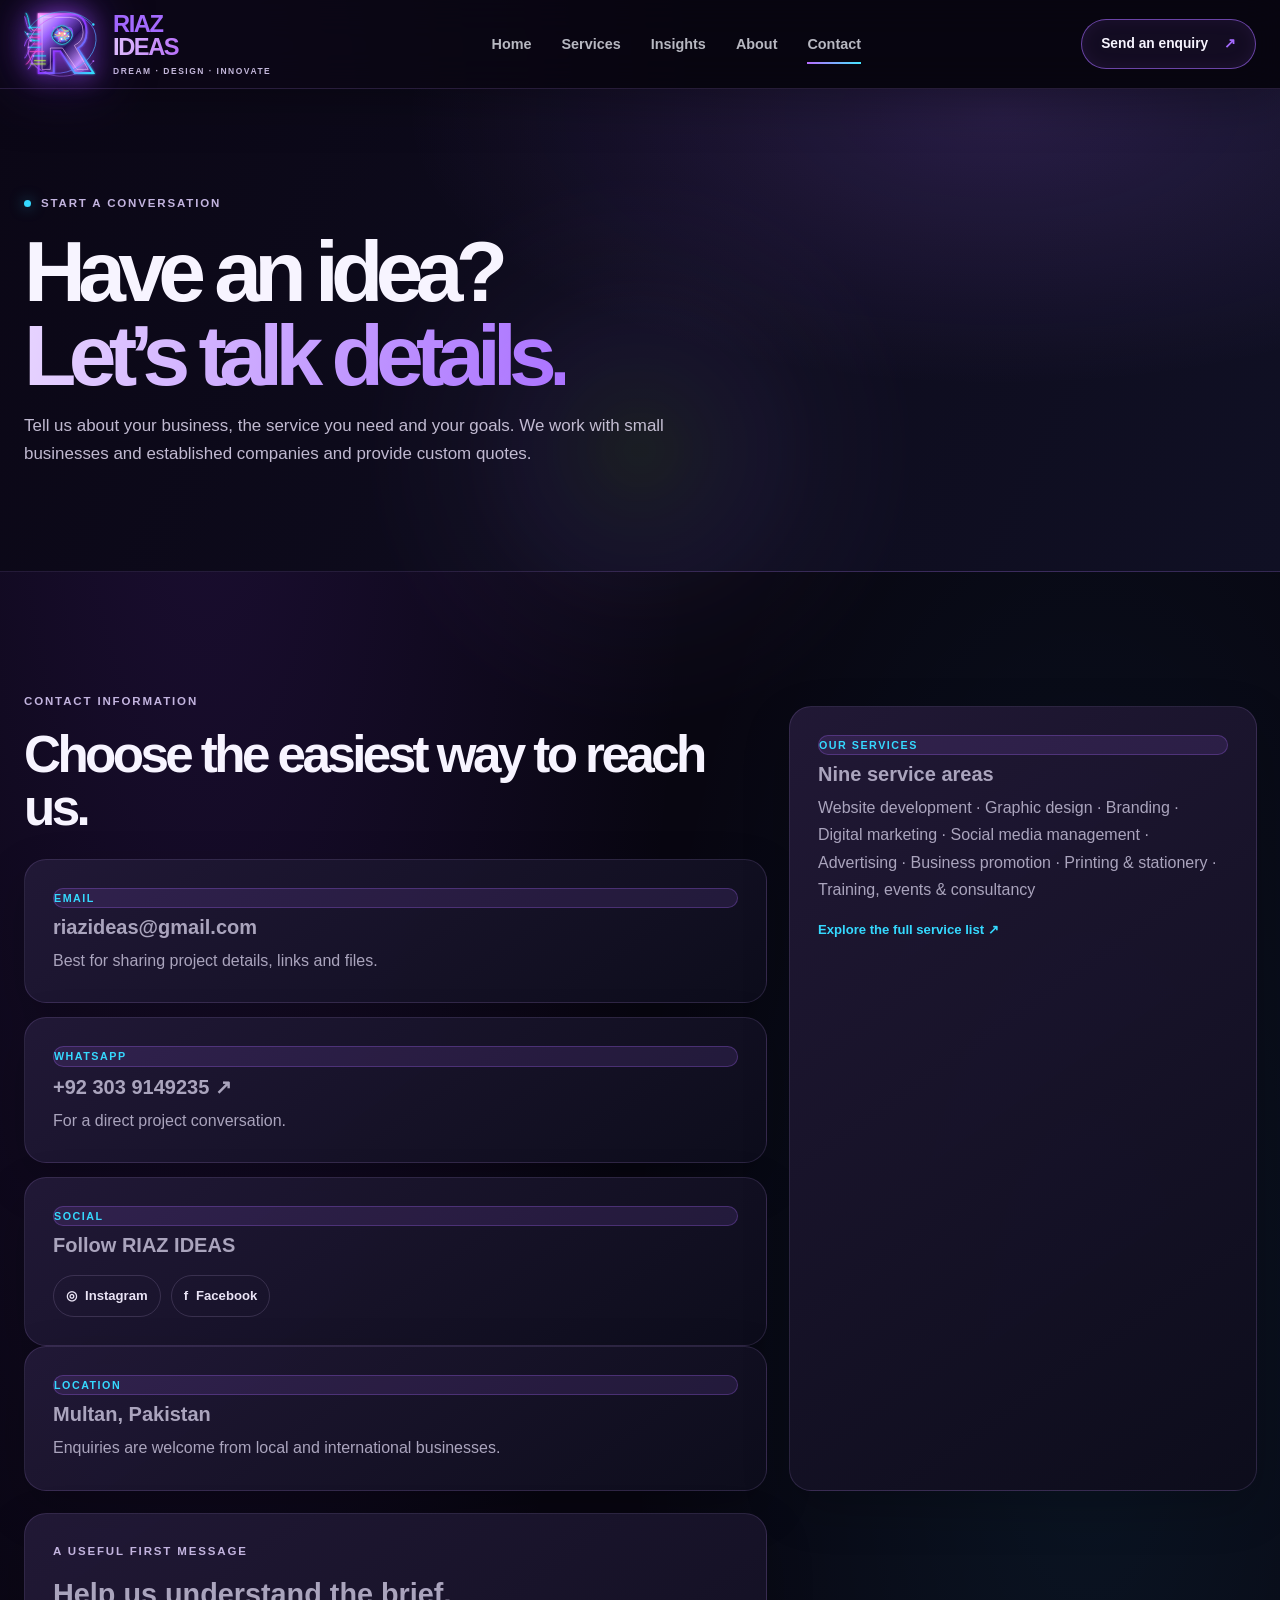
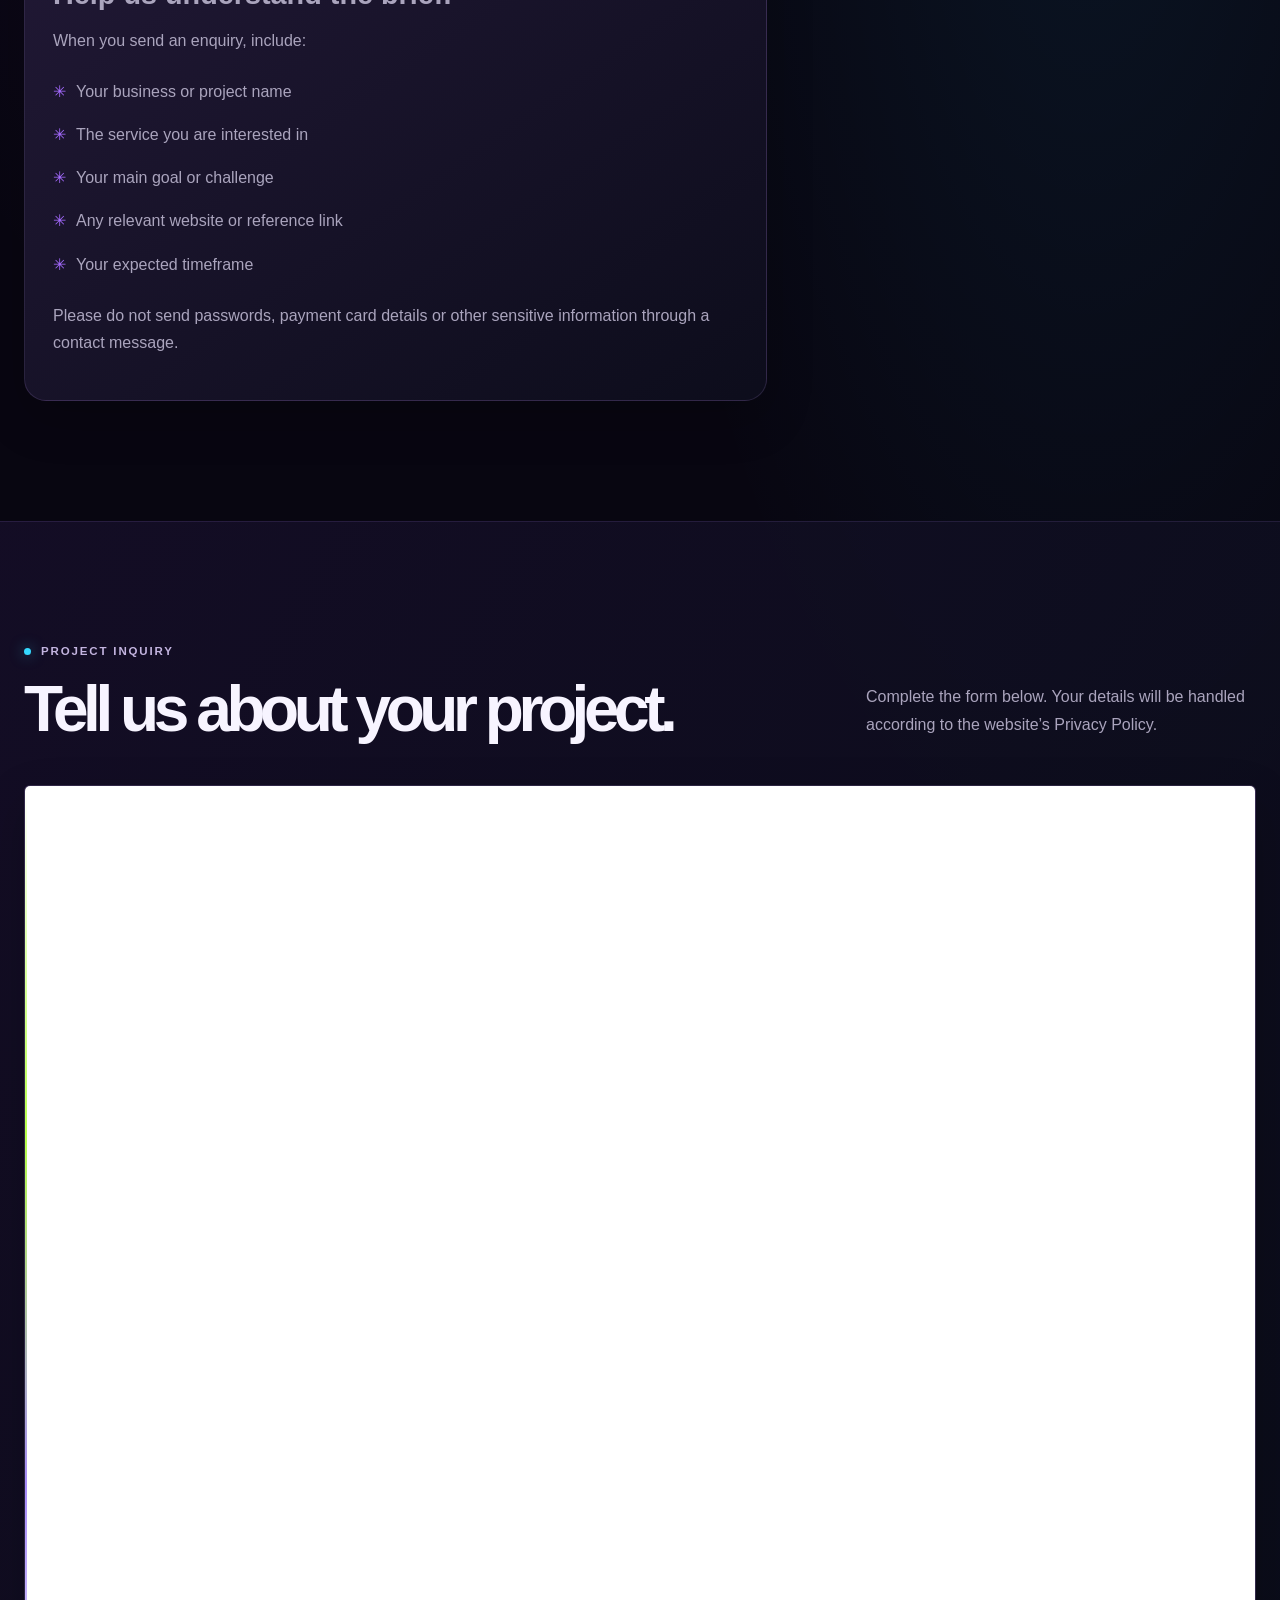
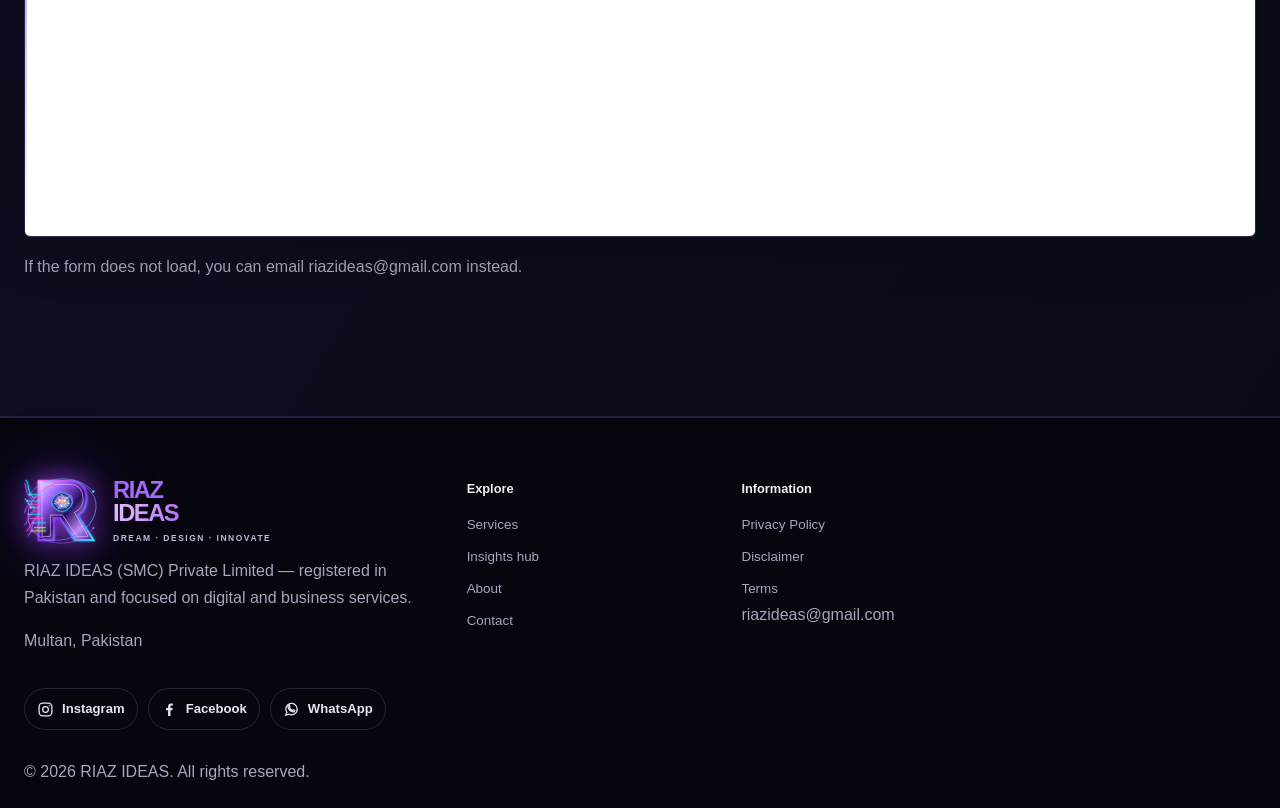
<file: contact.html>
<!doctype html>
<html lang="en">
<head>
<meta charset="utf-8"><meta name="viewport" content="width=device-width,initial-scale=1">
<title>Contact RIAZ IDEAS | Start a Project Enquiry</title>
<link rel="icon" type="image/svg+xml" href="/assets/riaz-ideas-neural-logo.svg">
<meta name="description" content="Contact RIAZ IDEAS in Multan, Pakistan, about website development, graphic design, branding, digital marketing, social media management, advertising, business promotion, printing and business support.">
<link rel="canonical" href="https://riazideas.netlify.app/contact.html">
<meta property="og:type" content="website">
<meta property="og:site_name" content="RIAZ IDEAS">
<meta property="og:title" content="Contact RIAZ IDEAS | Start a Project Enquiry">
<meta property="og:description" content="Contact RIAZ IDEAS in Multan, Pakistan, about website development, graphic design, branding, digital marketing, social media management, advertising, business promotion, printing and business support.">
<meta property="og:url" content="https://riazideas.netlify.app/contact.html">
<meta property="og:image" content="https://riazideas.netlify.app/assets/riaz-ideas-social-preview.jpg">
<meta name="twitter:card" content="summary_large_image">
<meta name="twitter:title" content="Contact RIAZ IDEAS | Start a Project Enquiry">
<meta name="twitter:description" content="Contact RIAZ IDEAS in Multan, Pakistan, about website development, graphic design, branding, digital marketing, social media management, advertising, business promotion, printing and business support.">
<meta name="twitter:image" content="https://riazideas.netlify.app/assets/riaz-ideas-social-preview.jpg">
<meta name="theme-color" content="#08090d">
<link rel="stylesheet" href="/assets/style.css"><script src="/assets/script.js" defer></script>
</head>
<body>
<header><div class="wrap nav" id="nav"><a class="logo logo-lockup" href="/index.html" aria-label="RIAZ IDEAS home"><img src="/assets/riaz-ideas-neural-logo.svg" alt="" width="58" height="58"><span class="logo-wordmark">RIAZ<span>IDEAS</span><small>DREAM · DESIGN · INNOVATE</small></span></a><button class="menu" type="button" aria-label="Toggle navigation" aria-expanded="false">Menu</button><nav><a href="/index.html">Home</a><a href="/services.html">Services</a><a href="/blog/index.html">Insights</a><a href="/about.html">About</a><a href="/contact.html" aria-current="page">Contact</a></nav><a class="nav-cta" href="#inquiry">Send an enquiry <span>↗</span></a></div></header>
<main>
<section class="page-hero"><div class="wrap"><div class="eyebrow"><span class="eyebrow-dot"></span> Start a conversation</div><h1>Have an idea?<br><span class="gradient-text">Let’s talk details.</span></h1><p class="muted">Tell us about your business, the service you need and your goals. We work with small businesses and established companies and provide custom quotes.</p></div></section>
<section class="section"><div class="wrap work-grid">
<div><div class="eyebrow">Contact information</div><h2 style="font:600 clamp(2rem,4vw,3.3rem)/1.05 var(--display);letter-spacing:-.07em;margin:16px 0 24px">Choose the easiest way to reach us.</h2>
<div class="feature-panel" style="margin-bottom:14px"><div class="tag">EMAIL</div><h3 style="font:600 1.25rem var(--display);margin:8px 0"><a href="mailto:riazideas@gmail.com">riazideas@gmail.com</a></h3><p style="margin:0">Best for sharing project details, links and files.</p></div>
<div class="feature-panel" style="margin-bottom:14px"><div class="tag">WHATSAPP</div><h3 style="font:600 1.25rem var(--display);margin:8px 0"><a href="https://wa.me/923039149235" target="_blank" rel="noopener noreferrer">+92 303 9149235 ↗</a></h3><p style="margin:0">For a direct project conversation.</p></div>
<div class="feature-panel"><div class="tag">SOCIAL</div><h3 style="font:600 1.25rem var(--display);margin:8px 0">Follow RIAZ IDEAS</h3><div class="social-links"><a href="https://www.instagram.com/riaz_ideas/" target="_blank" rel="noopener noreferrer" aria-label="Instagram RIAZ IDEAS"><span aria-hidden="true">◎</span> Instagram</a><a href="https://www.facebook.com/riazideas" target="_blank" rel="noopener noreferrer" aria-label="Facebook RIAZ IDEAS"><span aria-hidden="true">f</span> Facebook</a></div></div><div class="feature-panel"><div class="tag">LOCATION</div><h3 style="font:600 1.25rem var(--display);margin:8px 0">Multan, Pakistan</h3><p style="margin:0">Enquiries are welcome from local and international businesses.</p></div>
</div>
<div class="feature-panel" style="margin-top:14px"><div class="tag">OUR SERVICES</div><h3 style="font:600 1.25rem var(--display);margin:8px 0">Nine service areas</h3><p style="margin:0 0 12px">Website development · Graphic design · Branding · Digital marketing · Social media management · Advertising · Business promotion · Printing & stationery · Training, events & consultancy</p><a class="read-link" href="/services.html">Explore the full service list ↗</a></div>
<div class="feature-panel"><div class="eyebrow">A useful first message</div><h2 style="font:600 1.8rem var(--display);margin:16px 0">Help us understand the brief.</h2><p>When you send an enquiry, include:</p><ul class="checks"><li>Your business or project name</li><li>The service you are interested in</li><li>Your main goal or challenge</li><li>Any relevant website or reference link</li><li>Your expected timeframe</li></ul><p class="small">Please do not send passwords, payment card details or other sensitive information through a contact message.</p></div>
</div></section>
<section class="section alt" id="inquiry"><div class="wrap"><div class="section-head"><div><div class="eyebrow"><span class="eyebrow-dot"></span> Project inquiry</div><h2>Tell us about your project.</h2></div><p>Complete the form below. Your details will be handled according to the website’s Privacy Policy.</p></div>
<div class="feature-panel" style="padding:0;overflow:hidden;border-radius:6px"><iframe src="https://tally.so/r/gbd6zd" width="100%" height="1050" frameborder="0" marginheight="0" marginwidth="0" title="RIAZ IDEAS Project Inquiry Form" loading="lazy" style="display:block;background:#fff"></iframe></div>
<p class="small muted" style="margin-top:16px">If the form does not load, you can email <a href="mailto:riazideas@gmail.com">riazideas@gmail.com</a> instead.</p>
</div></section>
</main>
<footer><div class="wrap footer-grid"><div><a class="logo logo-lockup" href="/index.html" aria-label="RIAZ IDEAS home"><img src="/assets/riaz-ideas-neural-logo.svg" alt="" width="58" height="58"><span class="logo-wordmark">RIAZ<span>IDEAS</span><small>DREAM · DESIGN · INNOVATE</small></span></a><p class="small">RIAZ IDEAS (SMC) Private Limited — registered in Pakistan and focused on digital and business services.</p><p class="small">Multan, Pakistan</p></div><div><strong>Explore</strong><div class="footer-links small"><a href="/services.html">Services</a><a href="/blog/index.html">Insights hub</a><a href="/about.html">About</a><a href="/contact.html">Contact</a></div></div><div><strong>Information</strong><div class="footer-links small"><a href="/privacy-policy.html">Privacy Policy</a><a href="/disclaimer.html">Disclaimer</a><a href="/terms.html">Terms</a></div><p class="small"><a href="mailto:riazideas@gmail.com">riazideas@gmail.com</a></p></div></div><div class="wrap social-links" aria-label="Social media"><a href="https://www.instagram.com/riaz_ideas/" target="_blank" rel="noopener noreferrer" aria-label="Instagram RIAZ IDEAS"><svg viewBox="0 0 24 24" aria-hidden="true" fill="none" stroke="currentColor" stroke-width="1.8"><rect x="3" y="3" width="18" height="18" rx="5"/><circle cx="12" cy="12" r="4"/><circle cx="17.5" cy="6.5" r="1" fill="currentColor" stroke="none"/></svg>Instagram</a><a href="https://www.facebook.com/riazideas" target="_blank" rel="noopener noreferrer" aria-label="Facebook RIAZ IDEAS"><svg viewBox="0 0 24 24" aria-hidden="true" fill="currentColor"><path d="M13.4 21v-8h2.7l.4-3.1h-3.1v-2c0-.9.3-1.5 1.6-1.5h1.7V3.6c-.3 0-1.3-.1-2.5-.1-2.5 0-4.2 1.5-4.2 4.3v2.1H7.2V13H10v8z"/></svg>Facebook</a><a href="https://wa.me/923039149235" target="_blank" rel="noopener noreferrer" aria-label="WhatsApp RIAZ IDEAS"><svg viewBox="0 0 24 24" aria-hidden="true" fill="none" stroke="currentColor" stroke-width="1.8"><path d="M20 11.5a8 8 0 0 1-11.8 7L4 20l1.5-4A8 8 0 1 1 20 11.5Z"/><path d="M9 8.5c.5 2.5 2 4 4.5 5l1.2-1.1 2 1c-.2 1.2-1.2 2-2.4 1.8-3.8-.7-6.7-3.6-7.3-7.2-.2-1.2.6-2.2 1.8-2.4l1 2z"/></svg>WhatsApp</a></div><div class="wrap small" style="margin-top:28px">© 2026 RIAZ IDEAS. All rights reserved.</div></footer>
</body></html>
</file>
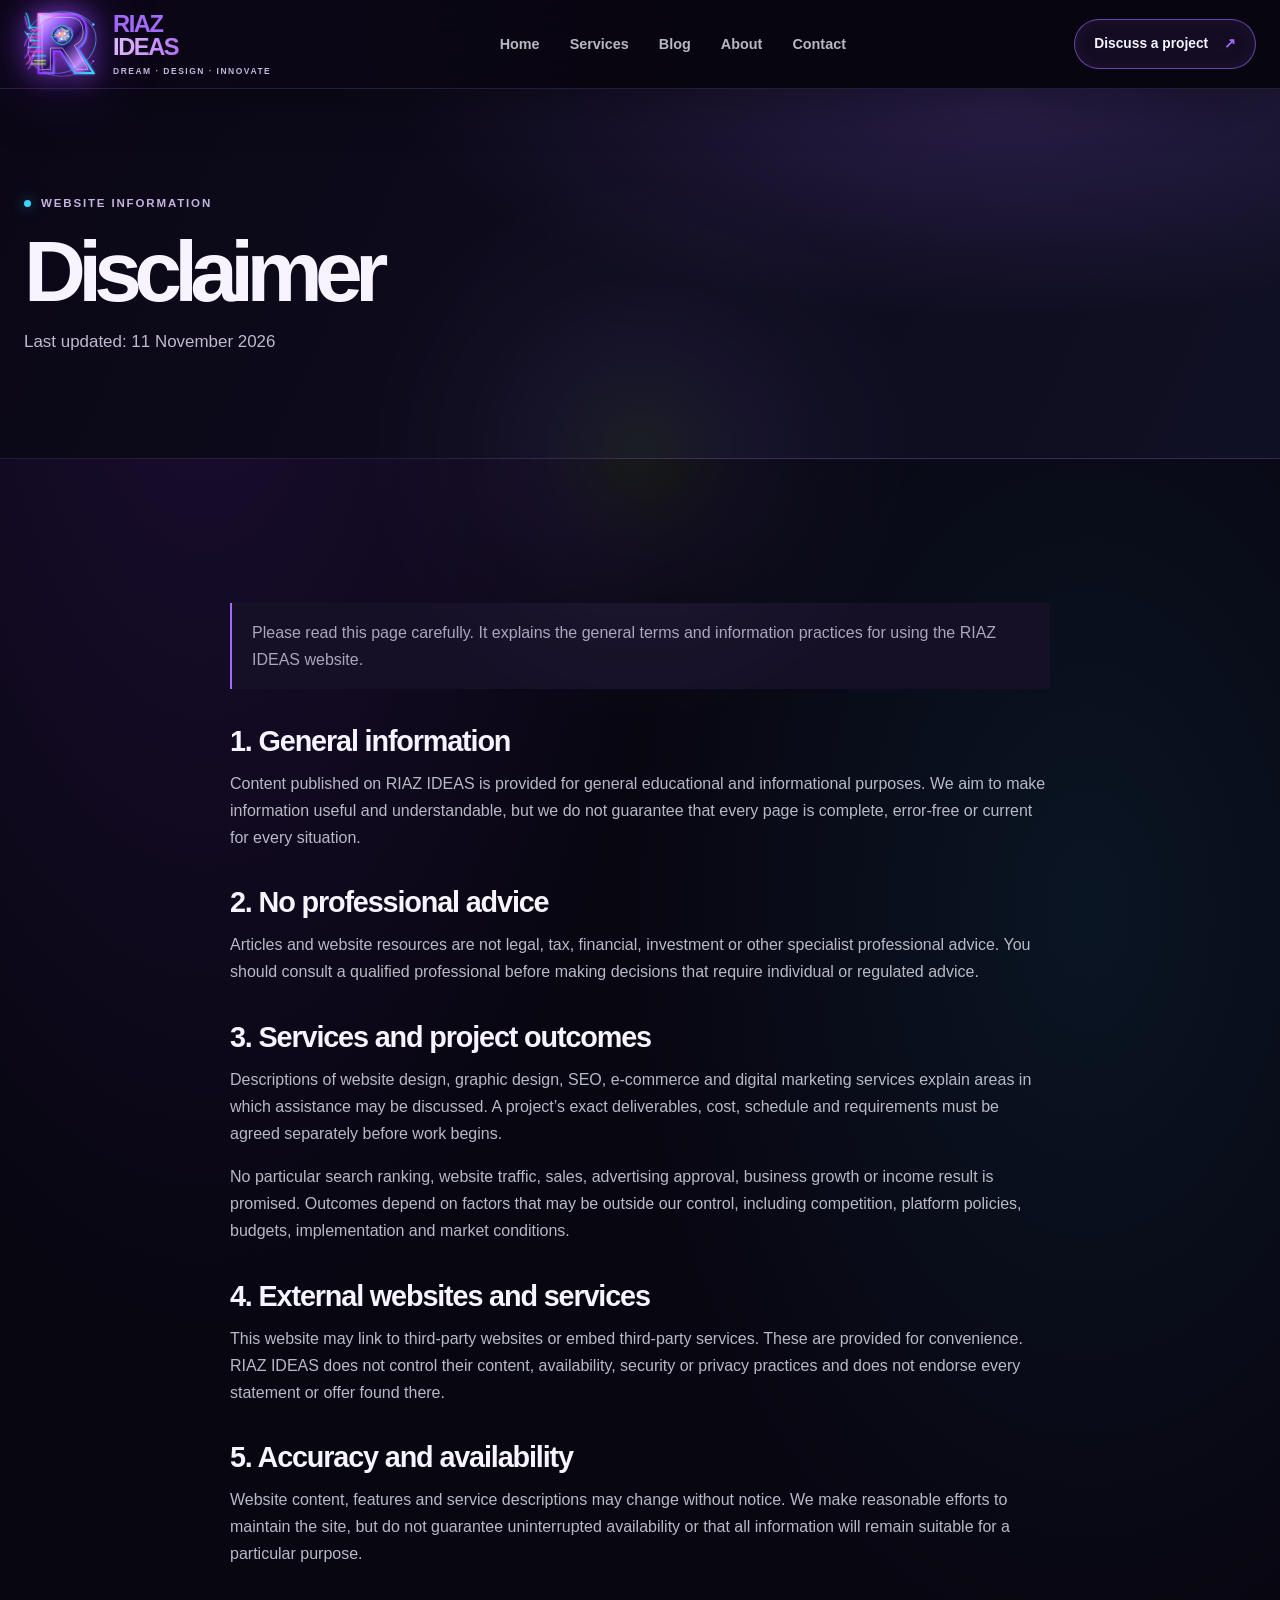
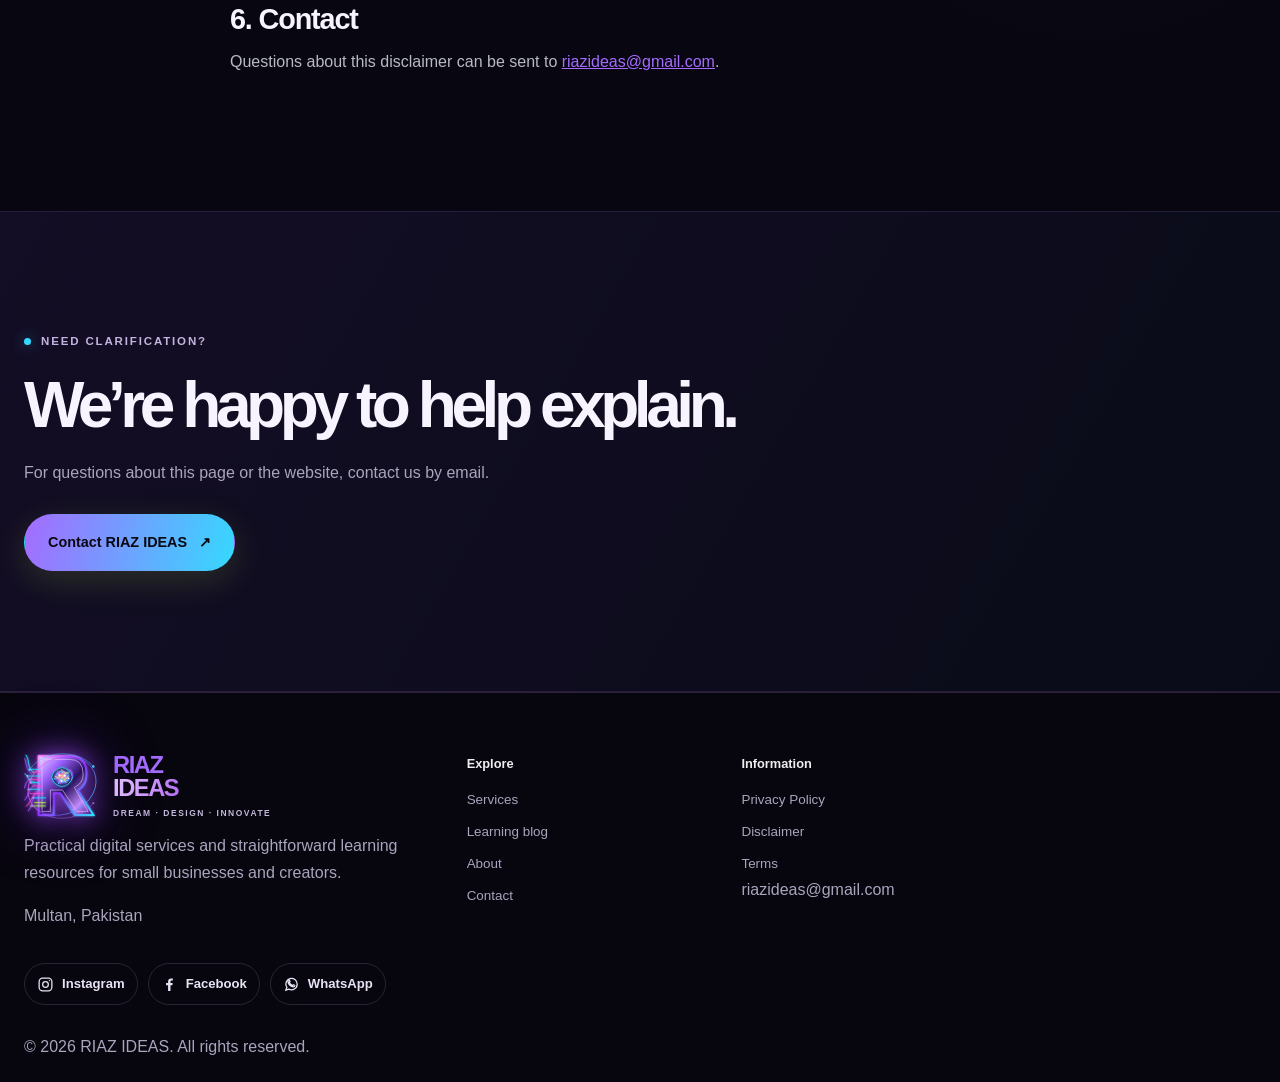
<file: disclaimer.html>
<!doctype html>
<html lang="en">
<head>
<meta charset="utf-8"><meta name="viewport" content="width=device-width,initial-scale=1">
<title>Disclaimer | RIAZ IDEAS</title>
<link rel="icon" type="image/svg+xml" href="/assets/riaz-ideas-neural-logo.svg">
<meta name="description" content="Important information about RIAZ IDEAS website content, services, third-party links and outcomes.">
<link rel="canonical" href="https://riazideas.netlify.app/disclaimer.html">
<meta property="og:type" content="website">
<meta property="og:site_name" content="RIAZ IDEAS">
<meta property="og:title" content="Disclaimer | RIAZ IDEAS">
<meta property="og:description" content="Important information about RIAZ IDEAS website content, services, third-party links and outcomes.">
<meta property="og:url" content="https://riazideas.netlify.app/disclaimer.html">
<meta property="og:image" content="https://riazideas.netlify.app/assets/riaz-ideas-social-preview.jpg">
<meta name="twitter:card" content="summary_large_image">
<meta name="twitter:title" content="Disclaimer | RIAZ IDEAS">
<meta name="twitter:description" content="Important information about RIAZ IDEAS website content, services, third-party links and outcomes.">
<meta name="twitter:image" content="https://riazideas.netlify.app/assets/riaz-ideas-social-preview.jpg">
<meta name="theme-color" content="#08090d">
<link rel="stylesheet" href="/assets/style.css"><script src="/assets/script.js" defer></script>
</head>
<body><header><div class="wrap nav" id="nav"><a class="logo logo-lockup" href="/index.html" aria-label="RIAZ IDEAS home"><img src="/assets/riaz-ideas-neural-logo.svg" alt="" width="58" height="58"><span class="logo-wordmark">RIAZ<span>IDEAS</span><small>DREAM · DESIGN · INNOVATE</small></span></a><button class="menu" type="button" aria-label="Toggle navigation" aria-expanded="false">Menu</button><nav><a href="/index.html">Home</a><a href="/services.html">Services</a><a href="/blog/index.html">Blog</a><a href="/about.html">About</a><a href="/contact.html">Contact</a></nav><a class="nav-cta" href="/contact.html">Discuss a project <span>↗</span></a></div></header><main>
<section class="page-hero"><div class="wrap"><div class="eyebrow"><span class="eyebrow-dot"></span> Website information</div><h1>Disclaimer</h1><p class="muted">Last updated: 11 November 2026</p></div></section>
<section class="section"><div class="wrap prose"><div class="callout small">Please read this page carefully. It explains the general terms and information practices for using the RIAZ IDEAS website.</div>
<h2>1. General information</h2><p>Content published on RIAZ IDEAS is provided for general educational and informational purposes. We aim to make information useful and understandable, but we do not guarantee that every page is complete, error-free or current for every situation.</p>
<h2>2. No professional advice</h2><p>Articles and website resources are not legal, tax, financial, investment or other specialist professional advice. You should consult a qualified professional before making decisions that require individual or regulated advice.</p>
<h2>3. Services and project outcomes</h2><p>Descriptions of website design, graphic design, SEO, e-commerce and digital marketing services explain areas in which assistance may be discussed. A project’s exact deliverables, cost, schedule and requirements must be agreed separately before work begins.</p><p>No particular search ranking, website traffic, sales, advertising approval, business growth or income result is promised. Outcomes depend on factors that may be outside our control, including competition, platform policies, budgets, implementation and market conditions.</p>
<h2>4. External websites and services</h2><p>This website may link to third-party websites or embed third-party services. These are provided for convenience. RIAZ IDEAS does not control their content, availability, security or privacy practices and does not endorse every statement or offer found there.</p>
<h2>5. Accuracy and availability</h2><p>Website content, features and service descriptions may change without notice. We make reasonable efforts to maintain the site, but do not guarantee uninterrupted availability or that all information will remain suitable for a particular purpose.</p>
<h2>6. Contact</h2><p>Questions about this disclaimer can be sent to <a href="mailto:riazideas@gmail.com">riazideas@gmail.com</a>.</p>
</div></section>
<section class="section alt"><div class="wrap cta-inner"><div class="eyebrow"><span class="eyebrow-dot"></span> Need clarification?</div><h2>We’re happy to help explain.</h2><p>For questions about this page or the website, contact us by email.</p><a class="btn" href="mailto:riazideas@gmail.com">Contact RIAZ IDEAS <span>↗</span></a></div></section>
</main><footer><div class="wrap footer-grid"><div><a class="logo logo-lockup" href="/index.html" aria-label="RIAZ IDEAS home"><img src="/assets/riaz-ideas-neural-logo.svg" alt="" width="58" height="58"><span class="logo-wordmark">RIAZ<span>IDEAS</span><small>DREAM · DESIGN · INNOVATE</small></span></a><p class="small">Practical digital services and straightforward learning resources for small businesses and creators.</p><p class="small">Multan, Pakistan</p></div><div><strong>Explore</strong><div class="footer-links small"><a href="/services.html">Services</a><a href="/blog/index.html">Learning blog</a><a href="/about.html">About</a><a href="/contact.html">Contact</a></div></div><div><strong>Information</strong><div class="footer-links small"><a href="/privacy-policy.html">Privacy Policy</a><a href="/disclaimer.html">Disclaimer</a><a href="/terms.html">Terms</a></div><p class="small"><a href="mailto:riazideas@gmail.com">riazideas@gmail.com</a></p></div></div><div class="wrap social-links" aria-label="Social media"><a href="https://www.instagram.com/riaz_ideas/" target="_blank" rel="noopener noreferrer" aria-label="Instagram RIAZ IDEAS"><svg viewBox="0 0 24 24" aria-hidden="true" fill="none" stroke="currentColor" stroke-width="1.8"><rect x="3" y="3" width="18" height="18" rx="5"/><circle cx="12" cy="12" r="4"/><circle cx="17.5" cy="6.5" r="1" fill="currentColor" stroke="none"/></svg>Instagram</a><a href="https://www.facebook.com/riazideas" target="_blank" rel="noopener noreferrer" aria-label="Facebook RIAZ IDEAS"><svg viewBox="0 0 24 24" aria-hidden="true" fill="currentColor"><path d="M13.4 21v-8h2.7l.4-3.1h-3.1v-2c0-.9.3-1.5 1.6-1.5h1.7V3.6c-.3 0-1.3-.1-2.5-.1-2.5 0-4.2 1.5-4.2 4.3v2.1H7.2V13H10v8z"/></svg>Facebook</a><a href="https://wa.me/923039149235" target="_blank" rel="noopener noreferrer" aria-label="WhatsApp RIAZ IDEAS"><svg viewBox="0 0 24 24" aria-hidden="true" fill="none" stroke="currentColor" stroke-width="1.8"><path d="M20 11.5a8 8 0 0 1-11.8 7L4 20l1.5-4A8 8 0 1 1 20 11.5Z"/><path d="M9 8.5c.5 2.5 2 4 4.5 5l1.2-1.1 2 1c-.2 1.2-1.2 2-2.4 1.8-3.8-.7-6.7-3.6-7.3-7.2-.2-1.2.6-2.2 1.8-2.4l1 2z"/></svg>WhatsApp</a></div><div class="wrap small" style="margin-top:28px">© 2026 RIAZ IDEAS. All rights reserved.</div></footer></body></html>
</file>
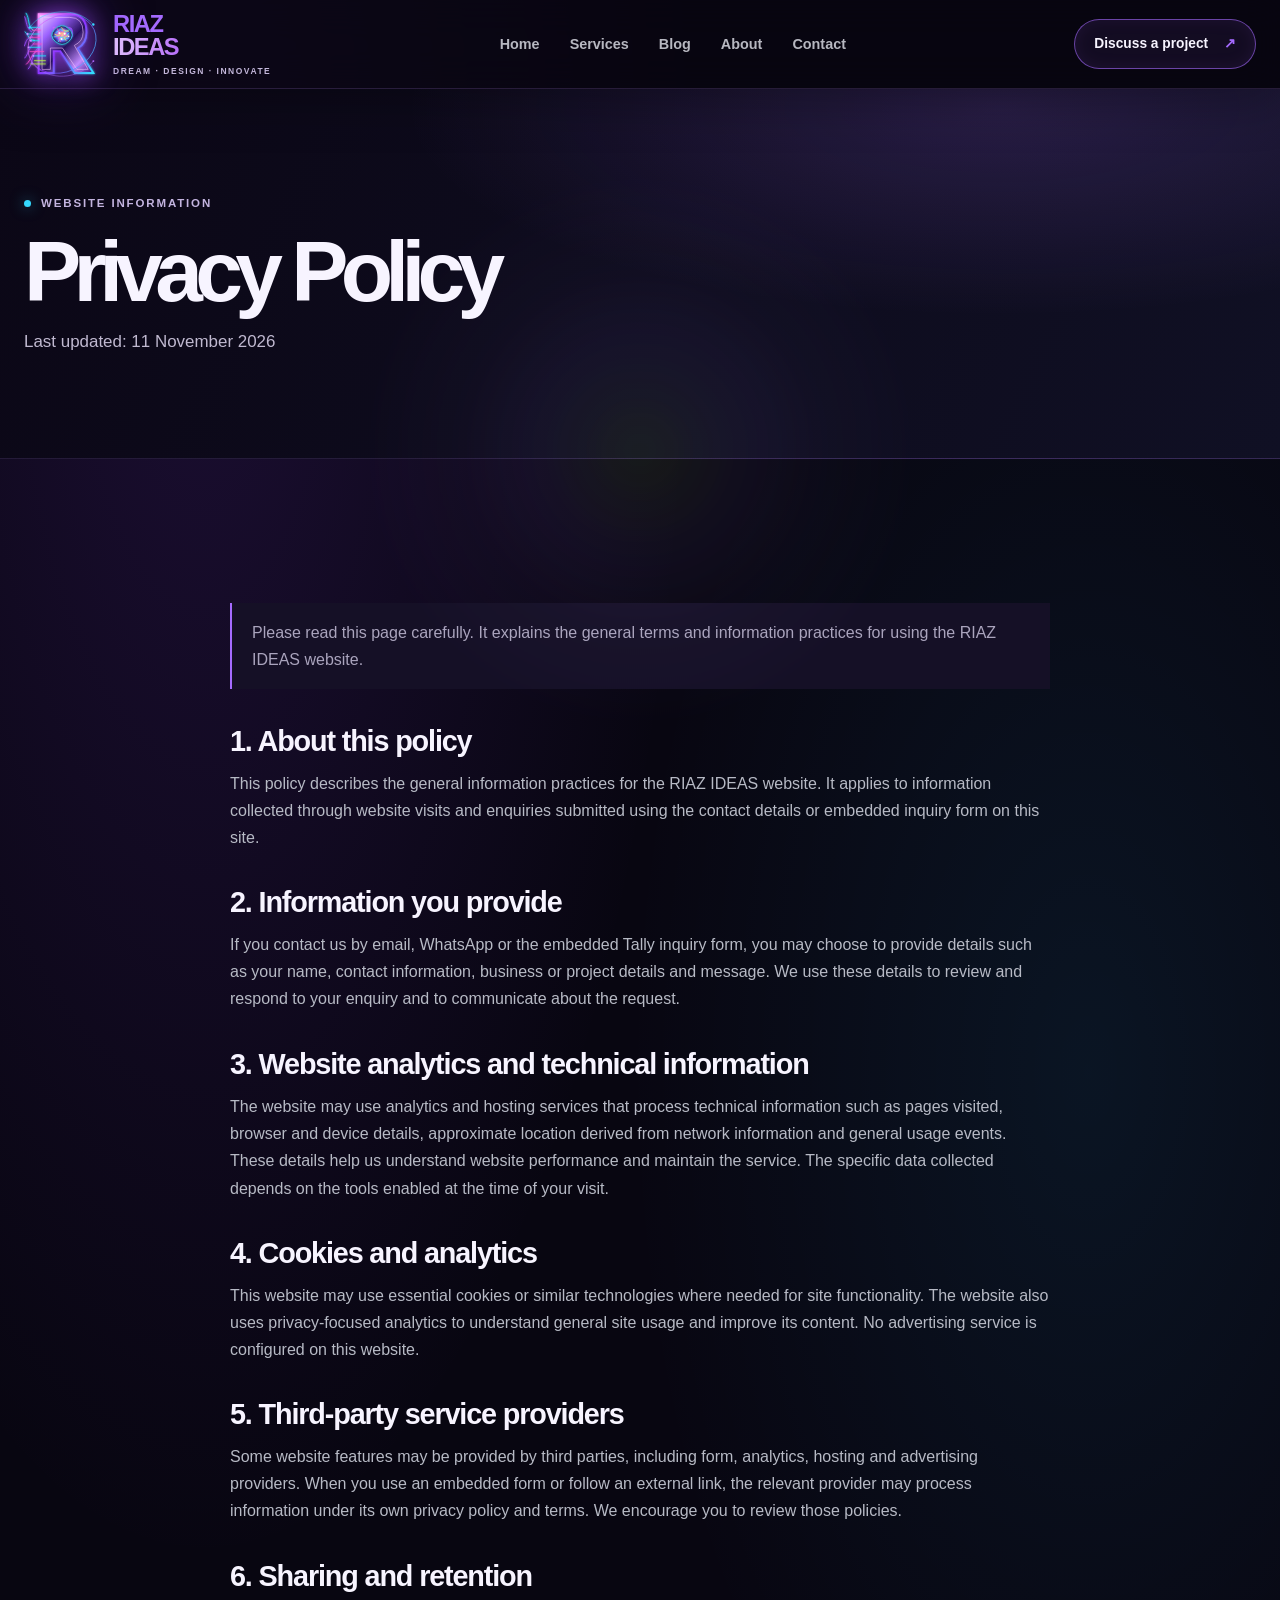
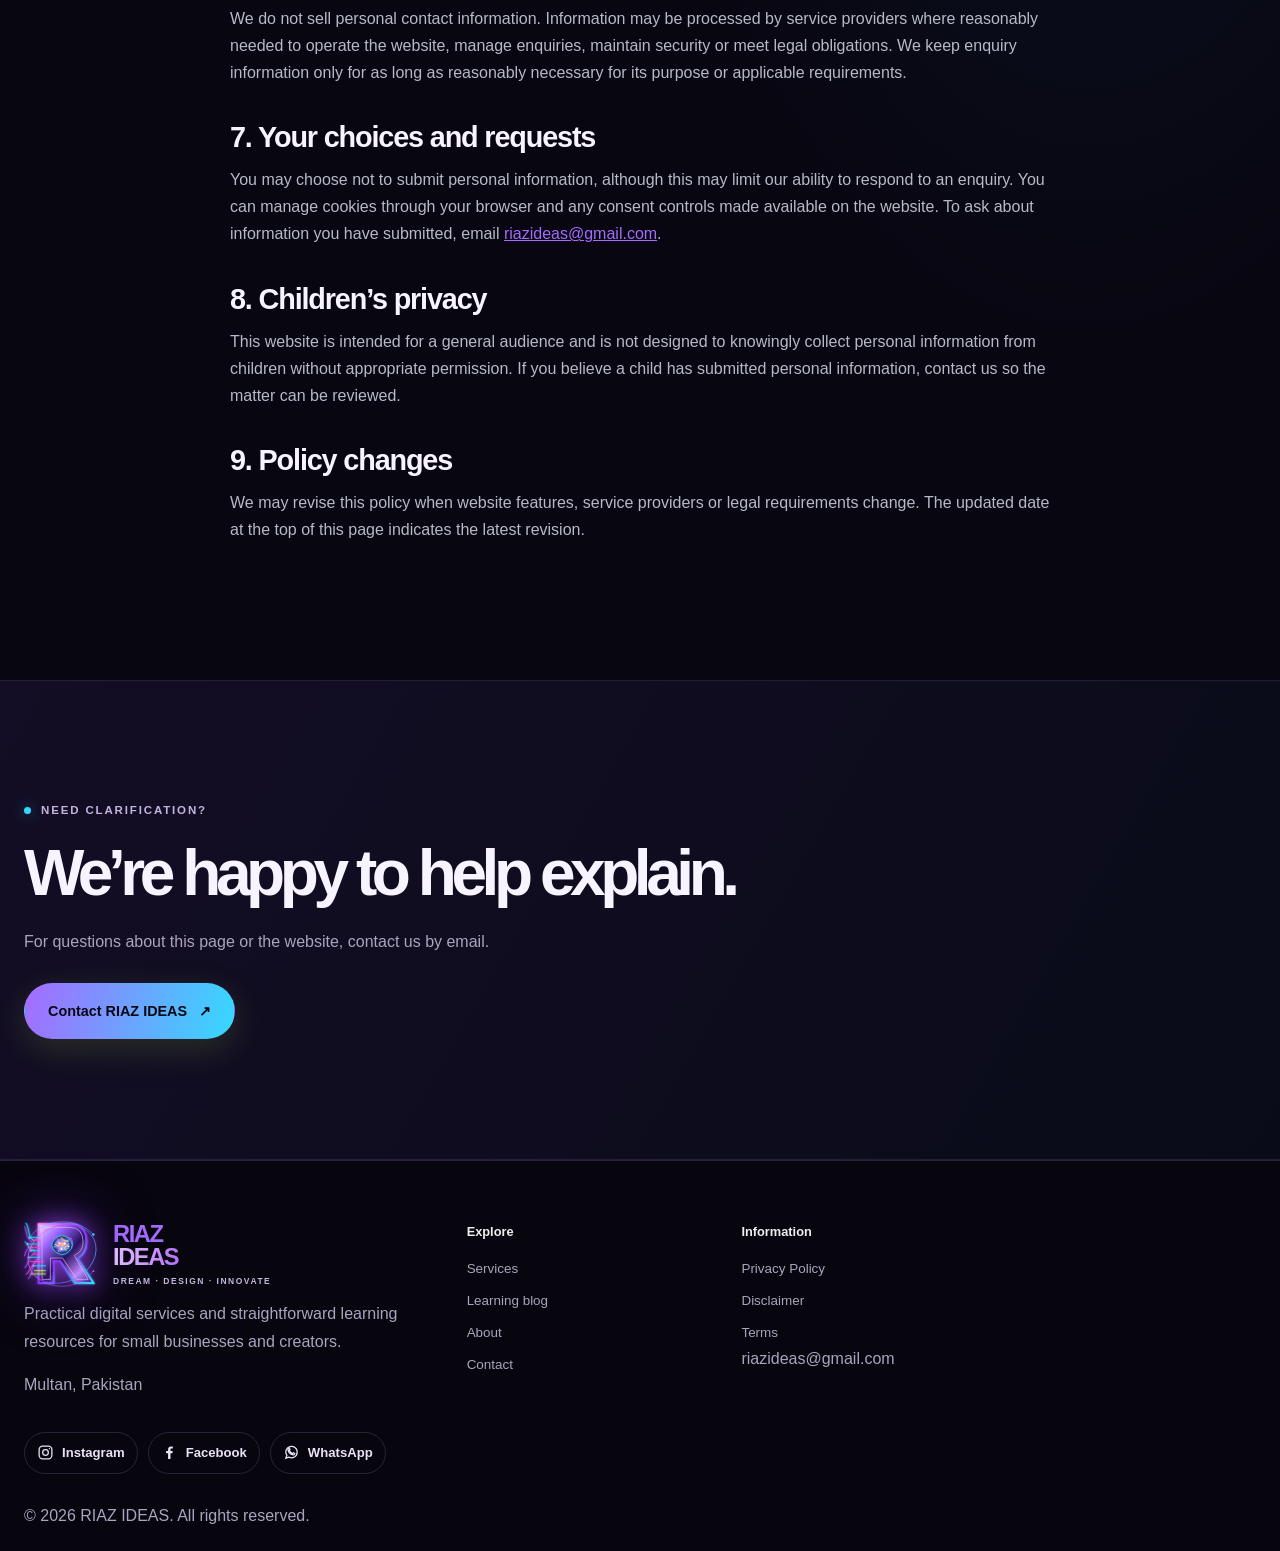
<file: privacy-policy.html>
<!doctype html>
<html lang="en">
<head>
<meta charset="utf-8"><meta name="viewport" content="width=device-width,initial-scale=1">
<title>Privacy Policy | RIAZ IDEAS</title>
<link rel="icon" type="image/svg+xml" href="/assets/riaz-ideas-neural-logo.svg">
<meta name="description" content="Read how RIAZ IDEAS may collect, use and protect information when you browse the website or submit an enquiry.">
<link rel="canonical" href="https://riazideas.netlify.app/privacy-policy.html">
<meta property="og:type" content="website">
<meta property="og:site_name" content="RIAZ IDEAS">
<meta property="og:title" content="Privacy Policy | RIAZ IDEAS">
<meta property="og:description" content="Read how RIAZ IDEAS may collect, use and protect information when you browse the website or submit an enquiry.">
<meta property="og:url" content="https://riazideas.netlify.app/privacy-policy.html">
<meta property="og:image" content="https://riazideas.netlify.app/assets/riaz-ideas-social-preview.jpg">
<meta name="twitter:card" content="summary_large_image">
<meta name="twitter:title" content="Privacy Policy | RIAZ IDEAS">
<meta name="twitter:description" content="Read how RIAZ IDEAS may collect, use and protect information when you browse the website or submit an enquiry.">
<meta name="twitter:image" content="https://riazideas.netlify.app/assets/riaz-ideas-social-preview.jpg">
<meta name="theme-color" content="#08090d">
<link rel="stylesheet" href="/assets/style.css"><script src="/assets/script.js" defer></script>
</head>
<body><header><div class="wrap nav" id="nav"><a class="logo logo-lockup" href="/index.html" aria-label="RIAZ IDEAS home"><img src="/assets/riaz-ideas-neural-logo.svg" alt="" width="58" height="58"><span class="logo-wordmark">RIAZ<span>IDEAS</span><small>DREAM · DESIGN · INNOVATE</small></span></a><button class="menu" type="button" aria-label="Toggle navigation" aria-expanded="false">Menu</button><nav><a href="/index.html">Home</a><a href="/services.html">Services</a><a href="/blog/index.html">Blog</a><a href="/about.html">About</a><a href="/contact.html">Contact</a></nav><a class="nav-cta" href="/contact.html">Discuss a project <span>↗</span></a></div></header><main>
<section class="page-hero"><div class="wrap"><div class="eyebrow"><span class="eyebrow-dot"></span> Website information</div><h1>Privacy Policy</h1><p class="muted">Last updated: 11 November 2026</p></div></section>
<section class="section"><div class="wrap prose"><div class="callout small">Please read this page carefully. It explains the general terms and information practices for using the RIAZ IDEAS website.</div>
<h2>1. About this policy</h2><p>This policy describes the general information practices for the RIAZ IDEAS website. It applies to information collected through website visits and enquiries submitted using the contact details or embedded inquiry form on this site.</p>
<h2>2. Information you provide</h2><p>If you contact us by email, WhatsApp or the embedded Tally inquiry form, you may choose to provide details such as your name, contact information, business or project details and message. We use these details to review and respond to your enquiry and to communicate about the request.</p>
<h2>3. Website analytics and technical information</h2><p>The website may use analytics and hosting services that process technical information such as pages visited, browser and device details, approximate location derived from network information and general usage events. These details help us understand website performance and maintain the service. The specific data collected depends on the tools enabled at the time of your visit.</p>
<h2>4. Cookies and analytics</h2><p>This website may use essential cookies or similar technologies where needed for site functionality. The website also uses privacy-focused analytics to understand general site usage and improve its content. No advertising service is configured on this website.</p>
<h2>5. Third-party service providers</h2><p>Some website features may be provided by third parties, including form, analytics, hosting and advertising providers. When you use an embedded form or follow an external link, the relevant provider may process information under its own privacy policy and terms. We encourage you to review those policies.</p>
<h2>6. Sharing and retention</h2><p>We do not sell personal contact information. Information may be processed by service providers where reasonably needed to operate the website, manage enquiries, maintain security or meet legal obligations. We keep enquiry information only for as long as reasonably necessary for its purpose or applicable requirements.</p>
<h2>7. Your choices and requests</h2><p>You may choose not to submit personal information, although this may limit our ability to respond to an enquiry. You can manage cookies through your browser and any consent controls made available on the website. To ask about information you have submitted, email <a href="mailto:riazideas@gmail.com">riazideas@gmail.com</a>.</p>
<h2>8. Children’s privacy</h2><p>This website is intended for a general audience and is not designed to knowingly collect personal information from children without appropriate permission. If you believe a child has submitted personal information, contact us so the matter can be reviewed.</p>
<h2>9. Policy changes</h2><p>We may revise this policy when website features, service providers or legal requirements change. The updated date at the top of this page indicates the latest revision.</p>
</div></section>
<section class="section alt"><div class="wrap cta-inner"><div class="eyebrow"><span class="eyebrow-dot"></span> Need clarification?</div><h2>We’re happy to help explain.</h2><p>For questions about this page or the website, contact us by email.</p><a class="btn" href="mailto:riazideas@gmail.com">Contact RIAZ IDEAS <span>↗</span></a></div></section>
</main><footer><div class="wrap footer-grid"><div><a class="logo logo-lockup" href="/index.html" aria-label="RIAZ IDEAS home"><img src="/assets/riaz-ideas-neural-logo.svg" alt="" width="58" height="58"><span class="logo-wordmark">RIAZ<span>IDEAS</span><small>DREAM · DESIGN · INNOVATE</small></span></a><p class="small">Practical digital services and straightforward learning resources for small businesses and creators.</p><p class="small">Multan, Pakistan</p></div><div><strong>Explore</strong><div class="footer-links small"><a href="/services.html">Services</a><a href="/blog/index.html">Learning blog</a><a href="/about.html">About</a><a href="/contact.html">Contact</a></div></div><div><strong>Information</strong><div class="footer-links small"><a href="/privacy-policy.html">Privacy Policy</a><a href="/disclaimer.html">Disclaimer</a><a href="/terms.html">Terms</a></div><p class="small"><a href="mailto:riazideas@gmail.com">riazideas@gmail.com</a></p></div></div><div class="wrap social-links" aria-label="Social media"><a href="https://www.instagram.com/riaz_ideas/" target="_blank" rel="noopener noreferrer" aria-label="Instagram RIAZ IDEAS"><svg viewBox="0 0 24 24" aria-hidden="true" fill="none" stroke="currentColor" stroke-width="1.8"><rect x="3" y="3" width="18" height="18" rx="5"/><circle cx="12" cy="12" r="4"/><circle cx="17.5" cy="6.5" r="1" fill="currentColor" stroke="none"/></svg>Instagram</a><a href="https://www.facebook.com/riazideas" target="_blank" rel="noopener noreferrer" aria-label="Facebook RIAZ IDEAS"><svg viewBox="0 0 24 24" aria-hidden="true" fill="currentColor"><path d="M13.4 21v-8h2.7l.4-3.1h-3.1v-2c0-.9.3-1.5 1.6-1.5h1.7V3.6c-.3 0-1.3-.1-2.5-.1-2.5 0-4.2 1.5-4.2 4.3v2.1H7.2V13H10v8z"/></svg>Facebook</a><a href="https://wa.me/923039149235" target="_blank" rel="noopener noreferrer" aria-label="WhatsApp RIAZ IDEAS"><svg viewBox="0 0 24 24" aria-hidden="true" fill="none" stroke="currentColor" stroke-width="1.8"><path d="M20 11.5a8 8 0 0 1-11.8 7L4 20l1.5-4A8 8 0 1 1 20 11.5Z"/><path d="M9 8.5c.5 2.5 2 4 4.5 5l1.2-1.1 2 1c-.2 1.2-1.2 2-2.4 1.8-3.8-.7-6.7-3.6-7.3-7.2-.2-1.2.6-2.2 1.8-2.4l1 2z"/></svg>WhatsApp</a></div><div class="wrap small" style="margin-top:28px">© 2026 RIAZ IDEAS. All rights reserved.</div></footer></body></html>
</file>
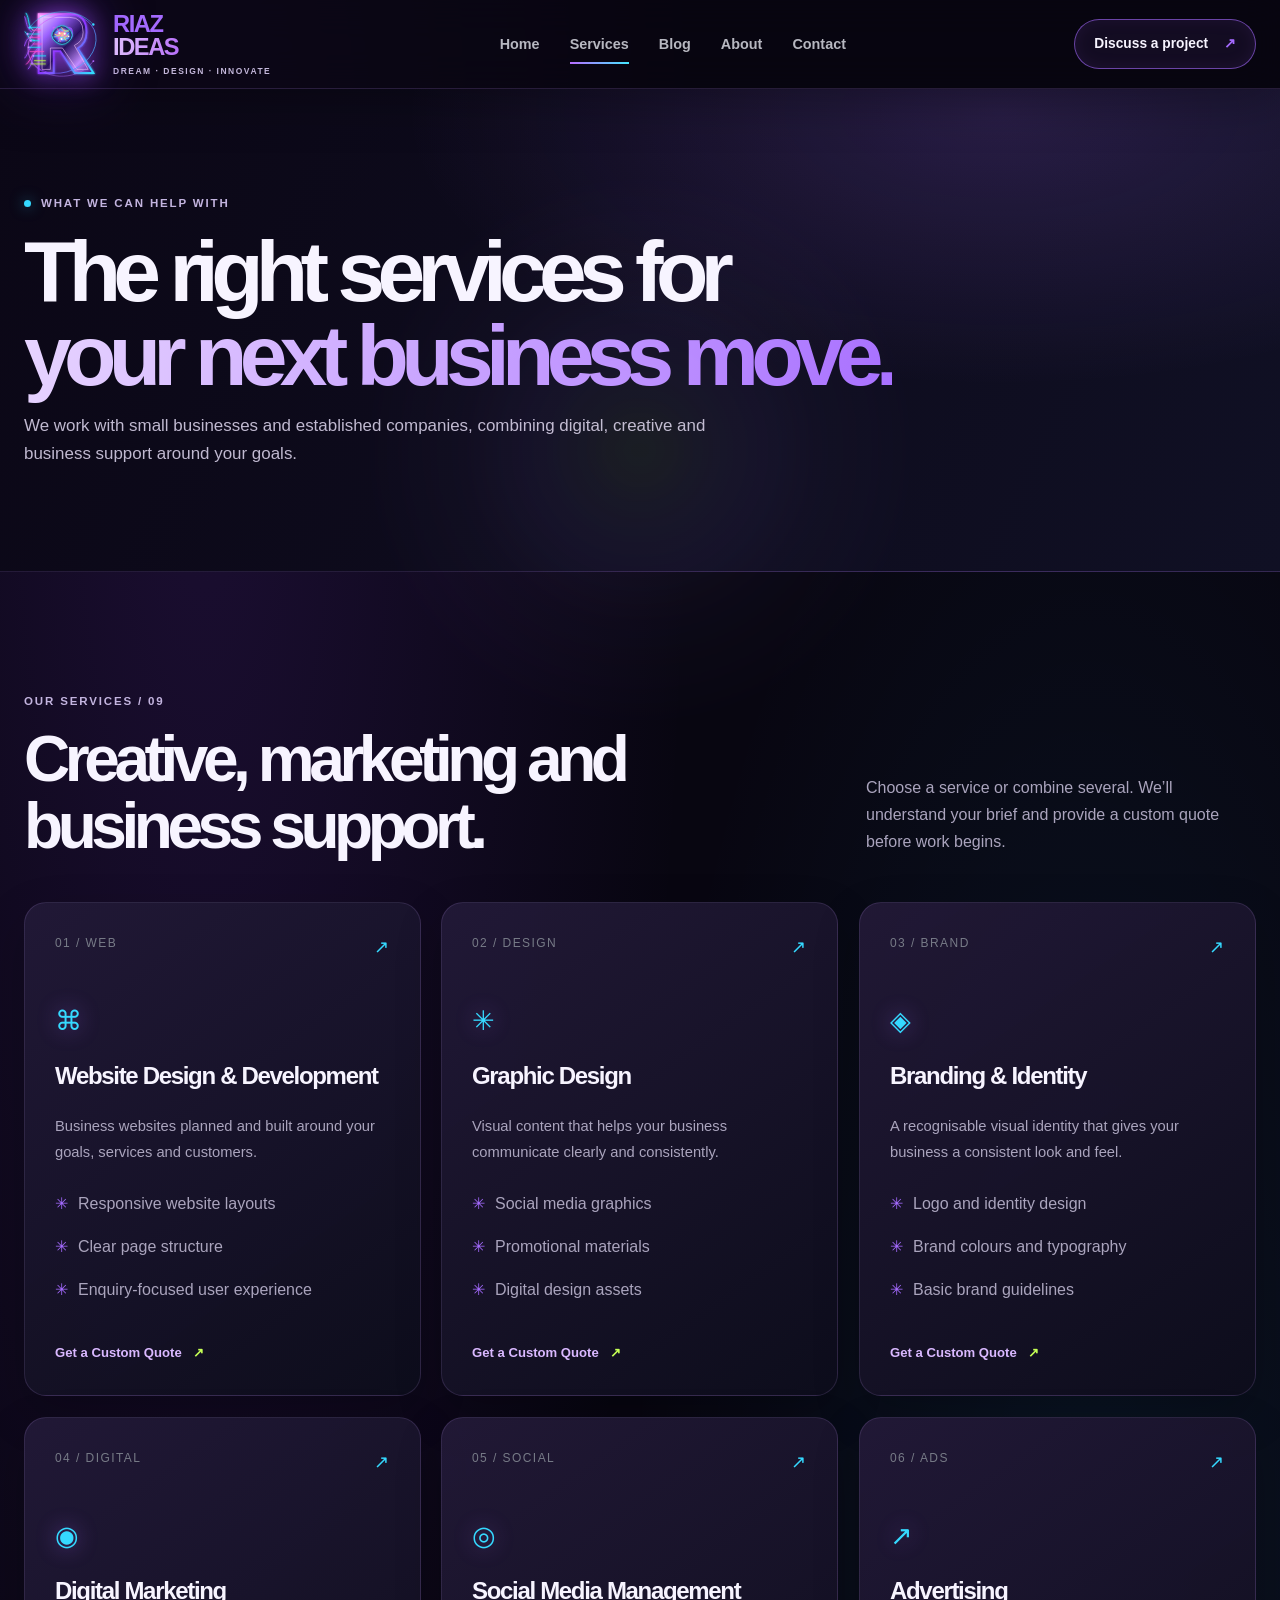
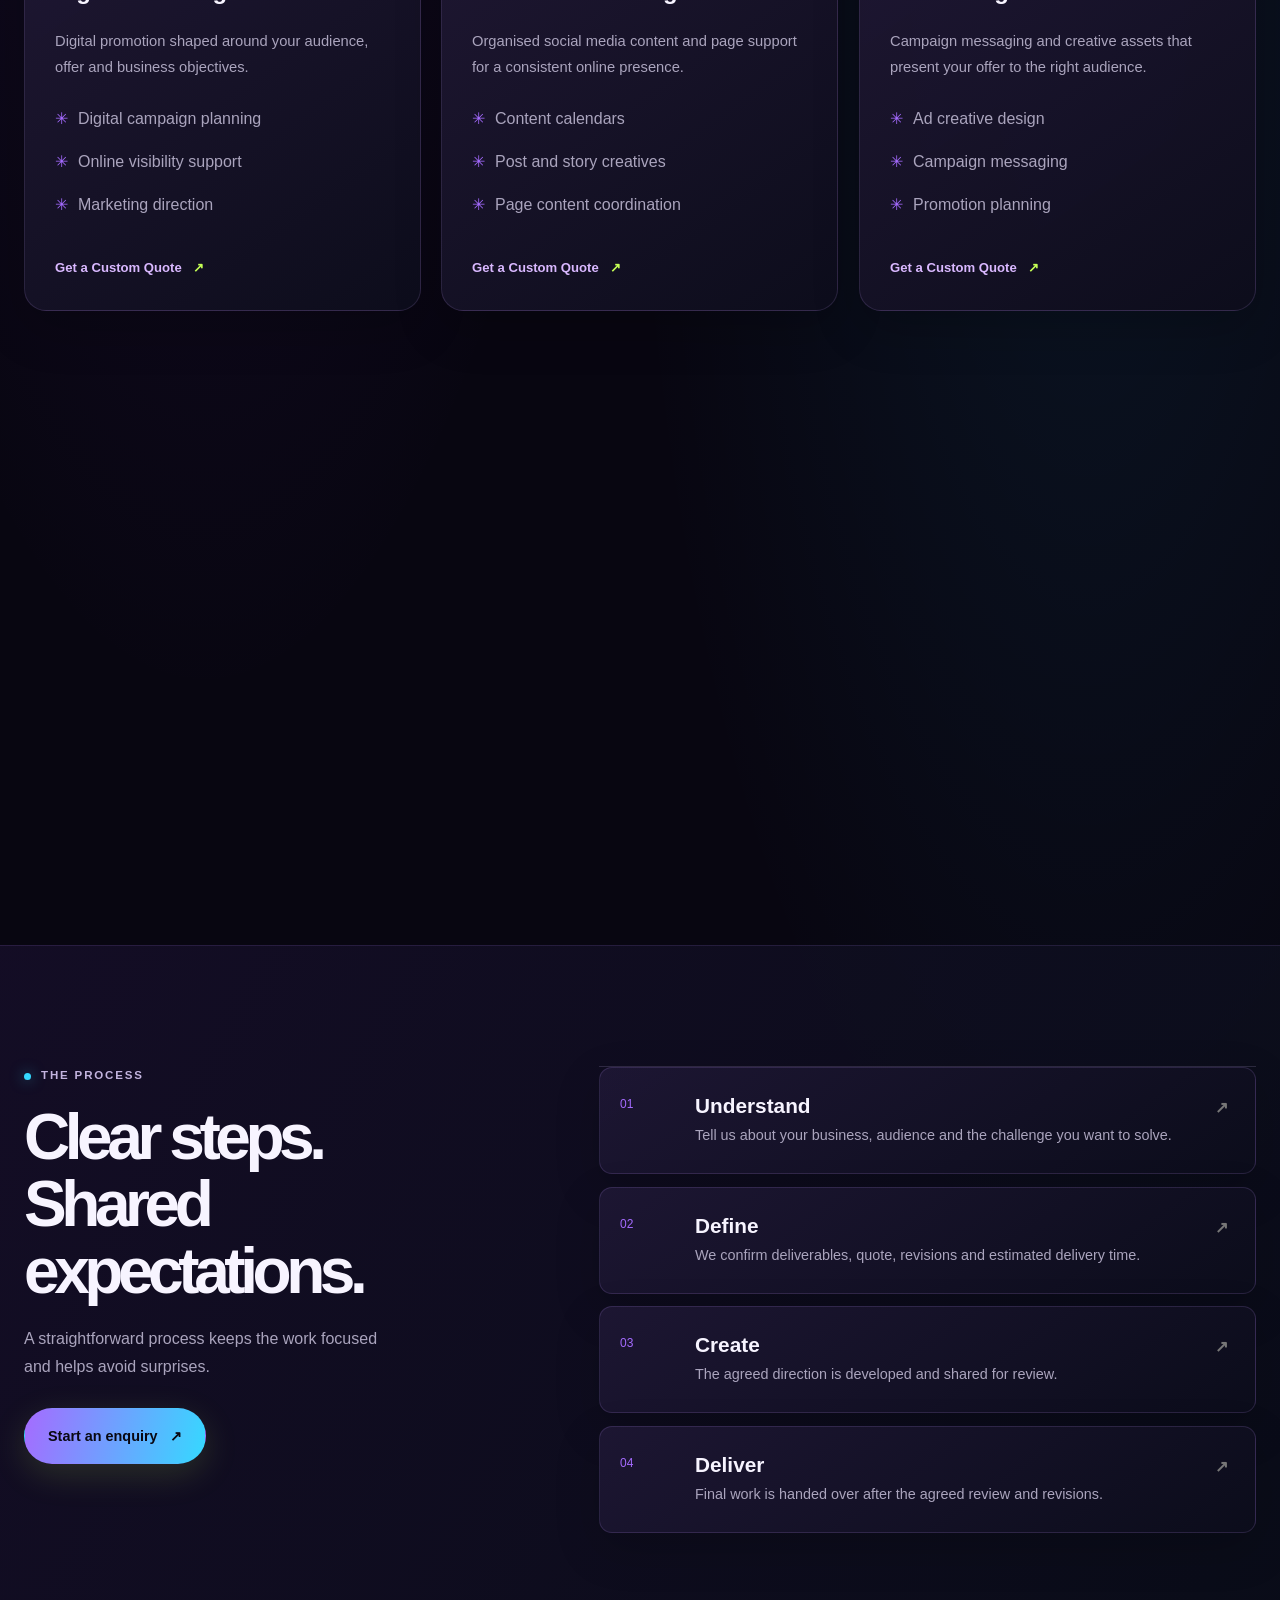
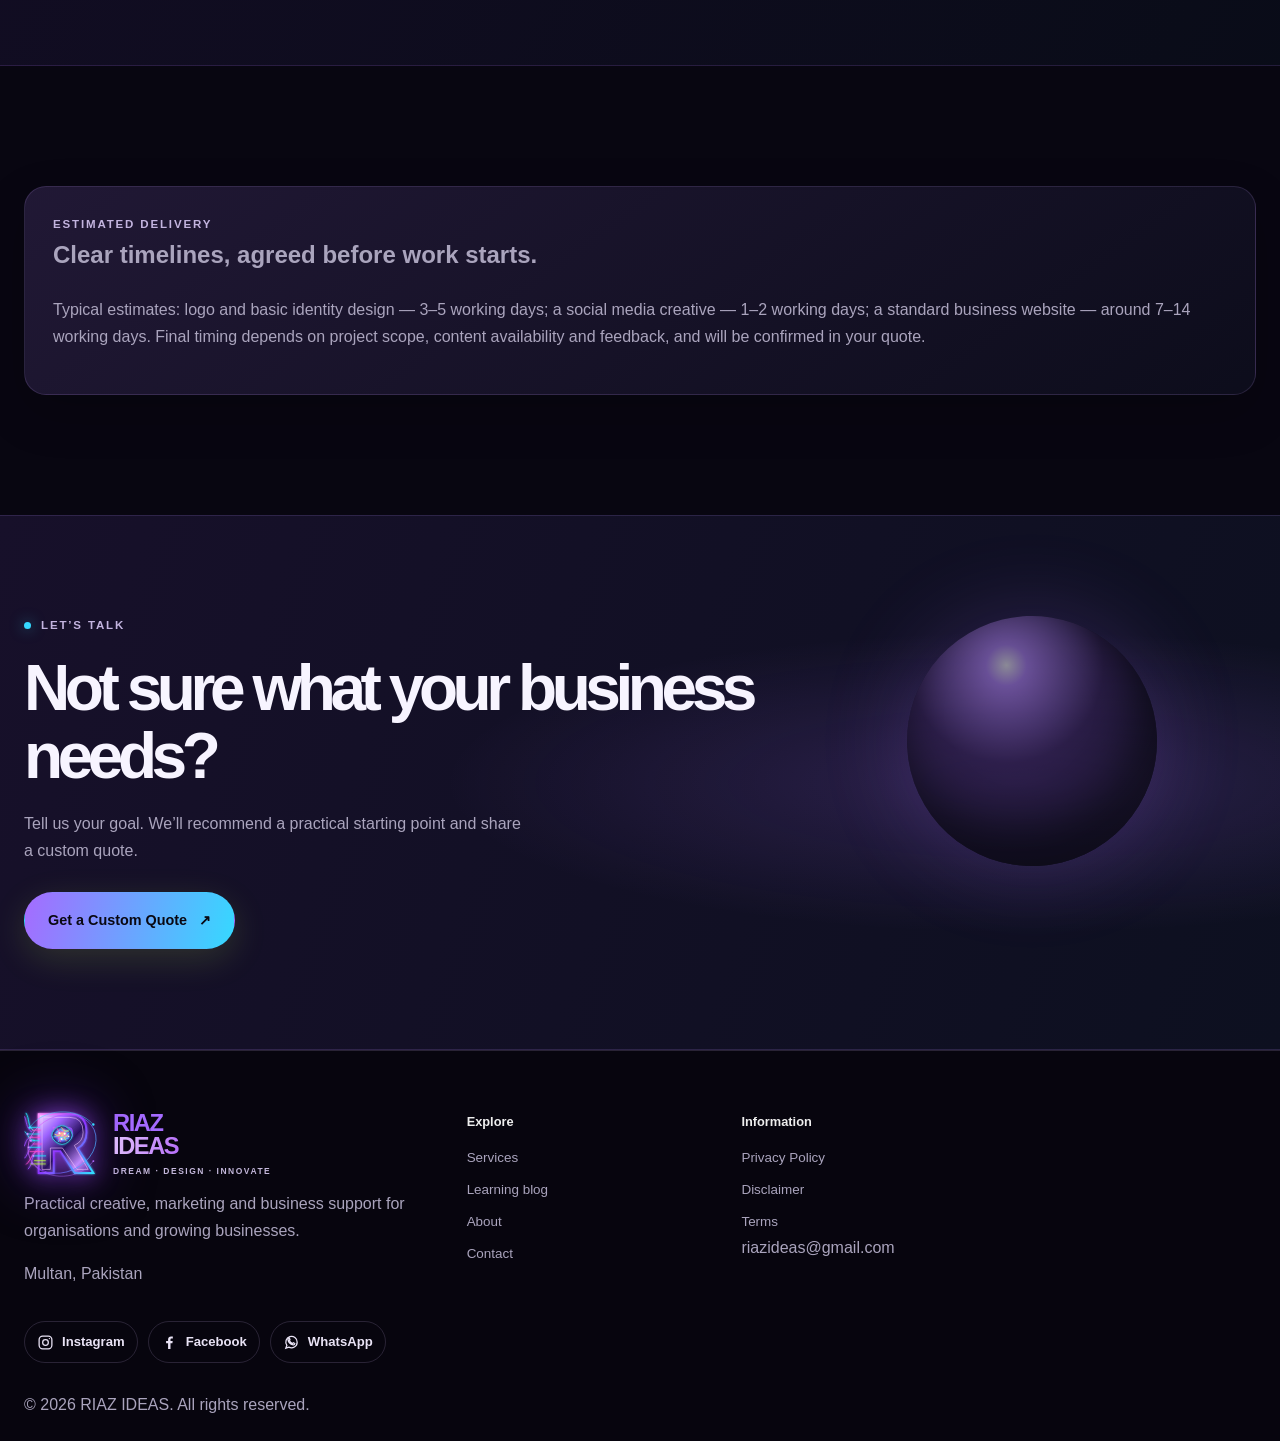
<file: services.html>
<!doctype html>
<html lang="en">
<head>
<meta charset="utf-8"><meta name="viewport" content="width=device-width,initial-scale=1">
<title>Our Services | RIAZ IDEAS</title>
<link rel="icon" type="image/svg+xml" href="/assets/riaz-ideas-neural-logo.svg">
<meta name="description" content="Explore website development, graphic design, branding, digital marketing, social media management, advertising, business promotion, printing and business support from RIAZ IDEAS.">
<link rel="canonical" href="https://riazideas.netlify.app/services.html">
<meta property="og:type" content="website">
<meta property="og:site_name" content="RIAZ IDEAS">
<meta property="og:title" content="Our Services | RIAZ IDEAS">
<meta property="og:description" content="Explore website design and development, graphic design, branding, digital marketing, social media management, advertising, business promotion, printing and business support from RIAZ IDEAS.">
<meta property="og:url" content="https://riazideas.netlify.app/services.html">
<meta property="og:image" content="https://riazideas.netlify.app/assets/riaz-ideas-social-preview.jpg">
<meta name="twitter:card" content="summary_large_image">
<meta name="twitter:title" content="Our Services | RIAZ IDEAS">
<meta name="twitter:description" content="Explore website design and development, graphic design, branding, digital marketing, social media management, advertising, business promotion, printing and business support from RIAZ IDEAS.">
<meta name="twitter:image" content="https://riazideas.netlify.app/assets/riaz-ideas-social-preview.jpg">
<meta name="theme-color" content="#08090d">
<link rel="stylesheet" href="/assets/style.css"><script src="/assets/script.js" defer></script>
</head>
<body>
<header><div class="wrap nav" id="nav"><a class="logo logo-lockup" href="/index.html" aria-label="RIAZ IDEAS home"><img src="/assets/riaz-ideas-neural-logo.svg" alt="" width="58" height="58"><span class="logo-wordmark">RIAZ<span>IDEAS</span><small>DREAM · DESIGN · INNOVATE</small></span></a><button class="menu" type="button" aria-label="Toggle navigation" aria-expanded="false">Menu</button><nav><a href="/index.html">Home</a><a href="/services.html" aria-current="page">Services</a><a href="/blog/index.html">Blog</a><a href="/about.html">About</a><a href="/contact.html">Contact</a></nav><a class="nav-cta" href="/contact.html">Discuss a project <span>↗</span></a></div></header>
<main>
<section class="page-hero"><div class="wrap"><div class="eyebrow"><span class="eyebrow-dot"></span> What we can help with</div><h1>The right services for <br><span class="gradient-text">your next business move.</span></h1><p class="muted">We work with small businesses and established companies, combining digital, creative and business support around your goals.</p></div></section>
<section class="section"><div class="wrap"><div class="section-head"><div><div class="eyebrow">Our services / 09</div><h2>Creative, marketing and business support.</h2></div><p>Choose a service or combine several. We’ll understand your brief and provide a custom quote before work begins.</p></div>
<div class="service-grid"><article class="service-card"><div class="service-top"><span>01 / WEB</span><span class="service-symbol">↗</span></div><div class="service-icon">⌘</div><h3>Website Design & Development</h3><p>Business websites planned and built around your goals, services and customers.</p><ul class="checks"><li>Responsive website layouts</li><li>Clear page structure</li><li>Enquiry-focused user experience</li></ul><a href="/contact.html">Get a Custom Quote <span>↗</span></a></article>
<article class="service-card"><div class="service-top"><span>02 / DESIGN</span><span class="service-symbol">↗</span></div><div class="service-icon">✳</div><h3>Graphic Design</h3><p>Visual content that helps your business communicate clearly and consistently.</p><ul class="checks"><li>Social media graphics</li><li>Promotional materials</li><li>Digital design assets</li></ul><a href="/contact.html">Get a Custom Quote <span>↗</span></a></article>
<article class="service-card"><div class="service-top"><span>03 / BRAND</span><span class="service-symbol">↗</span></div><div class="service-icon">◈</div><h3>Branding & Identity</h3><p>A recognisable visual identity that gives your business a consistent look and feel.</p><ul class="checks"><li>Logo and identity design</li><li>Brand colours and typography</li><li>Basic brand guidelines</li></ul><a href="/contact.html">Get a Custom Quote <span>↗</span></a></article>
<article class="service-card"><div class="service-top"><span>04 / DIGITAL</span><span class="service-symbol">↗</span></div><div class="service-icon">◉</div><h3>Digital Marketing</h3><p>Digital promotion shaped around your audience, offer and business objectives.</p><ul class="checks"><li>Digital campaign planning</li><li>Online visibility support</li><li>Marketing direction</li></ul><a href="/contact.html">Get a Custom Quote <span>↗</span></a></article>
<article class="service-card"><div class="service-top"><span>05 / SOCIAL</span><span class="service-symbol">↗</span></div><div class="service-icon">◎</div><h3>Social Media Management</h3><p>Organised social media content and page support for a consistent online presence.</p><ul class="checks"><li>Content calendars</li><li>Post and story creatives</li><li>Page content coordination</li></ul><a href="/contact.html">Get a Custom Quote <span>↗</span></a></article>
<article class="service-card"><div class="service-top"><span>06 / ADS</span><span class="service-symbol">↗</span></div><div class="service-icon">↗</div><h3>Advertising</h3><p>Campaign messaging and creative assets that present your offer to the right audience.</p><ul class="checks"><li>Ad creative design</li><li>Campaign messaging</li><li>Promotion planning</li></ul><a href="/contact.html">Get a Custom Quote <span>↗</span></a></article>
<article class="service-card"><div class="service-top"><span>07 / GROWTH</span><span class="service-symbol">↗</span></div><div class="service-icon">⌁</div><h3>Business Promotion</h3><p>Practical promotional support to help communicate your value and reach potential customers.</p><ul class="checks"><li>Promotion planning</li><li>Audience positioning</li><li>Business visibility ideas</li></ul><a href="/contact.html">Get a Custom Quote <span>↗</span></a></article>
<article class="service-card"><div class="service-top"><span>08 / PRINT</span><span class="service-symbol">↗</span></div><div class="service-icon">▤</div><h3>Printing & Stationery</h3><p>Professional print designs and branded stationery for everyday business use.</p><ul class="checks"><li>Business cards and letterheads</li><li>Brochures and flyers</li><li>Calendars and diaries</li></ul><a href="/contact.html">Get a Custom Quote <span>↗</span></a></article>
<article class="service-card"><div class="service-top"><span>09 / SUPPORT</span><span class="service-symbol">↗</span></div><div class="service-icon">✧</div><h3>Training, Events & Consultancy</h3><p>Planning and coordination support for business learning, events and practical next steps.</p><ul class="checks"><li>Training and workshop planning</li><li>Product launch and event support</li><li>Business guidance</li></ul><a href="/contact.html">Get a Custom Quote <span>↗</span></a></article></div></div></section>
<section class="section alt"><div class="wrap process-layout"><div class="process-intro"><div class="eyebrow"><span class="eyebrow-dot"></span> The process</div><h2>Clear steps.<br>Shared expectations.</h2><p class="muted">A straightforward process keeps the work focused and helps avoid surprises.</p><a class="btn" href="/contact.html">Start an enquiry <span>↗</span></a></div><div class="process-list">
<div class="process-step"><span>01</span><div><h3>Understand</h3><p>Tell us about your business, audience and the challenge you want to solve.</p></div><b>↗</b></div>
<div class="process-step"><span>02</span><div><h3>Define</h3><p>We confirm deliverables, quote, revisions and estimated delivery time.</p></div><b>↗</b></div>
<div class="process-step"><span>03</span><div><h3>Create</h3><p>The agreed direction is developed and shared for review.</p></div><b>↗</b></div>
<div class="process-step"><span>04</span><div><h3>Deliver</h3><p>Final work is handed over after the agreed review and revisions.</p></div><b>↗</b></div>
</div></div></section>
<section class="section"><div class="wrap"><div class="feature-panel"><div class="eyebrow">Estimated delivery</div><h2>Clear timelines, agreed before work starts.</h2><p>Typical estimates: logo and basic identity design — 3–5 working days; a social media creative — 1–2 working days; a standard business website — around 7–14 working days. Final timing depends on project scope, content availability and feedback, and will be confirmed in your quote.</p></div></div></section>
<section class="cta-section"><div class="wrap cta-inner"><div class="eyebrow"><span class="eyebrow-dot"></span> Let’s talk</div><h2>Not sure what your business needs?</h2><p>Tell us your goal. We’ll recommend a practical starting point and share a custom quote.</p><a class="btn" href="/contact.html">Get a Custom Quote <span>↗</span></a><div class="cta-orb"></div></div></section>
</main>
<footer><div class="wrap footer-grid"><div><a class="logo logo-lockup" href="/index.html" aria-label="RIAZ IDEAS home"><img src="/assets/riaz-ideas-neural-logo.svg" alt="" width="58" height="58"><span class="logo-wordmark">RIAZ<span>IDEAS</span><small>DREAM · DESIGN · INNOVATE</small></span></a><p class="small">Practical creative, marketing and business support for organisations and growing businesses.</p><p class="small">Multan, Pakistan</p></div><div><strong>Explore</strong><div class="footer-links small"><a href="/services.html">Services</a><a href="/blog/index.html">Learning blog</a><a href="/about.html">About</a><a href="/contact.html">Contact</a></div></div><div><strong>Information</strong><div class="footer-links small"><a href="/privacy-policy.html">Privacy Policy</a><a href="/disclaimer.html">Disclaimer</a><a href="/terms.html">Terms</a></div><p class="small"><a href="mailto:riazideas@gmail.com">riazideas@gmail.com</a></p></div></div><div class="wrap social-links" aria-label="Social media"><a href="https://www.instagram.com/riaz_ideas/" target="_blank" rel="noopener noreferrer" aria-label="Instagram RIAZ IDEAS"><svg viewBox="0 0 24 24" aria-hidden="true" fill="none" stroke="currentColor" stroke-width="1.8"><rect x="3" y="3" width="18" height="18" rx="5"/><circle cx="12" cy="12" r="4"/><circle cx="17.5" cy="6.5" r="1" fill="currentColor" stroke="none"/></svg>Instagram</a><a href="https://www.facebook.com/riazideas" target="_blank" rel="noopener noreferrer" aria-label="Facebook RIAZ IDEAS"><svg viewBox="0 0 24 24" aria-hidden="true" fill="currentColor"><path d="M13.4 21v-8h2.7l.4-3.1h-3.1v-2c0-.9.3-1.5 1.6-1.5h1.7V3.6c-.3 0-1.3-.1-2.5-.1-2.5 0-4.2 1.5-4.2 4.3v2.1H7.2V13H10v8z"/></svg>Facebook</a><a href="https://wa.me/923039149235" target="_blank" rel="noopener noreferrer" aria-label="WhatsApp RIAZ IDEAS"><svg viewBox="0 0 24 24" aria-hidden="true" fill="none" stroke="currentColor" stroke-width="1.8"><path d="M20 11.5a8 8 0 0 1-11.8 7L4 20l1.5-4A8 8 0 1 1 20 11.5Z"/><path d="M9 8.5c.5 2.5 2 4 4.5 5l1.2-1.1 2 1c-.2 1.2-1.2 2-2.4 1.8-3.8-.7-6.7-3.6-7.3-7.2-.2-1.2.6-2.2 1.8-2.4l1 2z"/></svg>WhatsApp</a></div><div class="wrap small" style="margin-top:28px">© 2026 RIAZ IDEAS. All rights reserved.</div></footer>
</body></html>
</file>
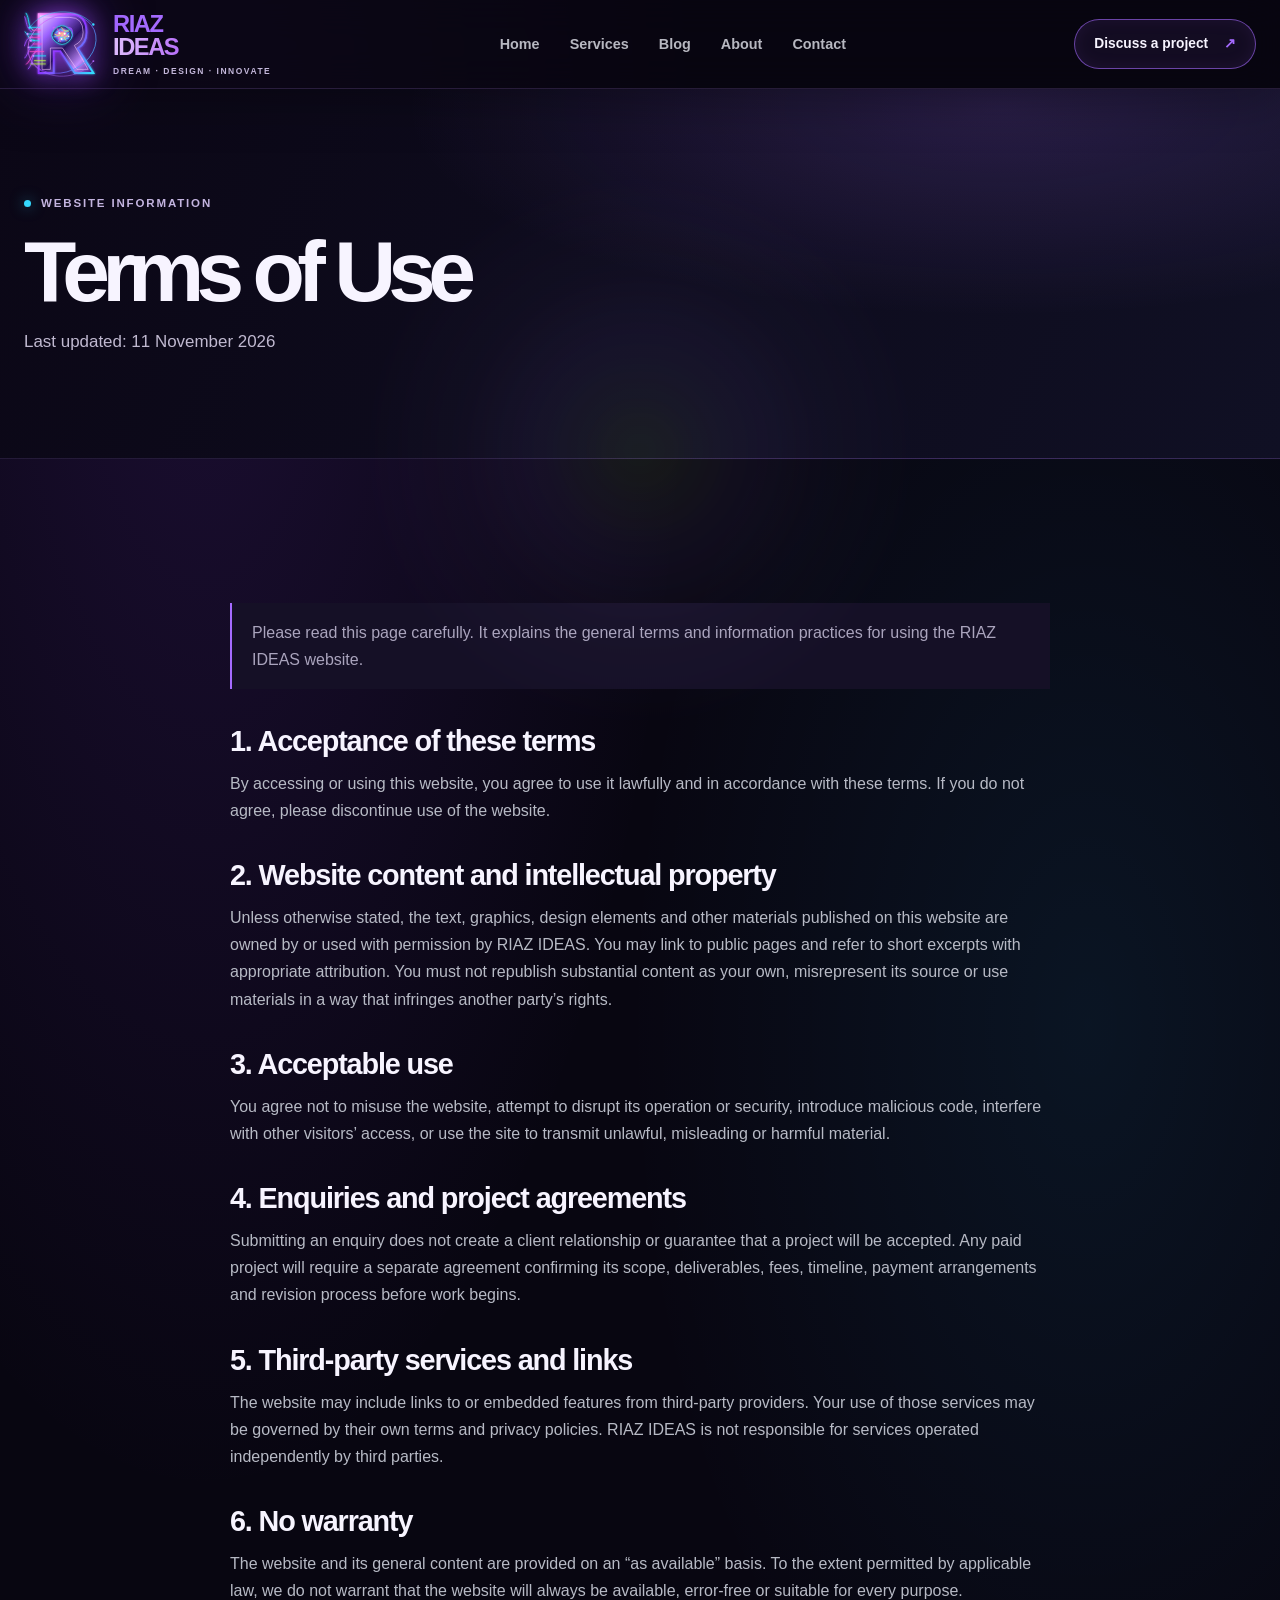
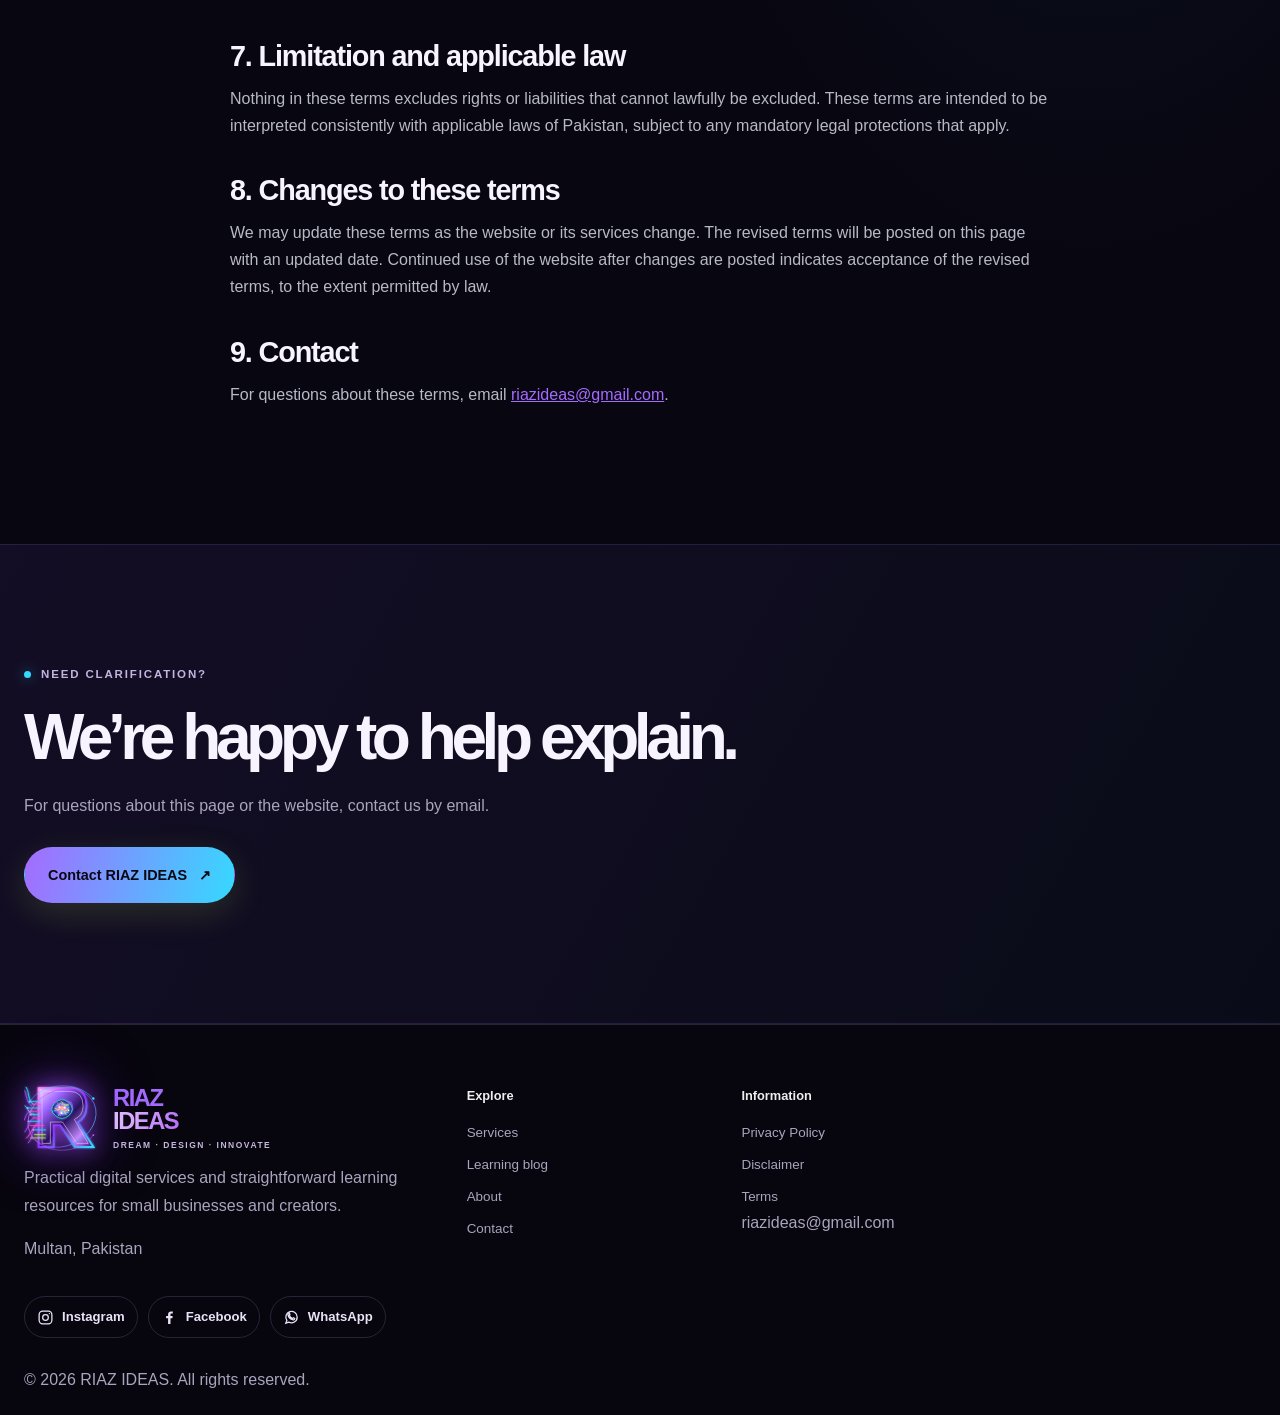
<file: terms.html>
<!doctype html>
<html lang="en">
<head>
<meta charset="utf-8"><meta name="viewport" content="width=device-width,initial-scale=1">
<title>Terms of Use | RIAZ IDEAS</title>
<link rel="icon" type="image/svg+xml" href="/assets/riaz-ideas-neural-logo.svg">
<meta name="description" content="Review the terms that apply when you access or use the RIAZ IDEAS website and its content.">
<link rel="canonical" href="https://riazideas.netlify.app/terms.html">
<meta property="og:type" content="website">
<meta property="og:site_name" content="RIAZ IDEAS">
<meta property="og:title" content="Terms of Use | RIAZ IDEAS">
<meta property="og:description" content="Review the terms that apply when you access or use the RIAZ IDEAS website and its content.">
<meta property="og:url" content="https://riazideas.netlify.app/terms.html">
<meta property="og:image" content="https://riazideas.netlify.app/assets/riaz-ideas-social-preview.jpg">
<meta name="twitter:card" content="summary_large_image">
<meta name="twitter:title" content="Terms of Use | RIAZ IDEAS">
<meta name="twitter:description" content="Review the terms that apply when you access or use the RIAZ IDEAS website and its content.">
<meta name="twitter:image" content="https://riazideas.netlify.app/assets/riaz-ideas-social-preview.jpg">
<meta name="theme-color" content="#08090d">
<link rel="stylesheet" href="/assets/style.css"><script src="/assets/script.js" defer></script>
</head>
<body><header><div class="wrap nav" id="nav"><a class="logo logo-lockup" href="/index.html" aria-label="RIAZ IDEAS home"><img src="/assets/riaz-ideas-neural-logo.svg" alt="" width="58" height="58"><span class="logo-wordmark">RIAZ<span>IDEAS</span><small>DREAM · DESIGN · INNOVATE</small></span></a><button class="menu" type="button" aria-label="Toggle navigation" aria-expanded="false">Menu</button><nav><a href="/index.html">Home</a><a href="/services.html">Services</a><a href="/blog/index.html">Blog</a><a href="/about.html">About</a><a href="/contact.html">Contact</a></nav><a class="nav-cta" href="/contact.html">Discuss a project <span>↗</span></a></div></header><main>
<section class="page-hero"><div class="wrap"><div class="eyebrow"><span class="eyebrow-dot"></span> Website information</div><h1>Terms of Use</h1><p class="muted">Last updated: 11 November 2026</p></div></section>
<section class="section"><div class="wrap prose"><div class="callout small">Please read this page carefully. It explains the general terms and information practices for using the RIAZ IDEAS website.</div>
<h2>1. Acceptance of these terms</h2><p>By accessing or using this website, you agree to use it lawfully and in accordance with these terms. If you do not agree, please discontinue use of the website.</p>
<h2>2. Website content and intellectual property</h2><p>Unless otherwise stated, the text, graphics, design elements and other materials published on this website are owned by or used with permission by RIAZ IDEAS. You may link to public pages and refer to short excerpts with appropriate attribution. You must not republish substantial content as your own, misrepresent its source or use materials in a way that infringes another party’s rights.</p>
<h2>3. Acceptable use</h2><p>You agree not to misuse the website, attempt to disrupt its operation or security, introduce malicious code, interfere with other visitors’ access, or use the site to transmit unlawful, misleading or harmful material.</p>
<h2>4. Enquiries and project agreements</h2><p>Submitting an enquiry does not create a client relationship or guarantee that a project will be accepted. Any paid project will require a separate agreement confirming its scope, deliverables, fees, timeline, payment arrangements and revision process before work begins.</p>
<h2>5. Third-party services and links</h2><p>The website may include links to or embedded features from third-party providers. Your use of those services may be governed by their own terms and privacy policies. RIAZ IDEAS is not responsible for services operated independently by third parties.</p>
<h2>6. No warranty</h2><p>The website and its general content are provided on an “as available” basis. To the extent permitted by applicable law, we do not warrant that the website will always be available, error-free or suitable for every purpose.</p>
<h2>7. Limitation and applicable law</h2><p>Nothing in these terms excludes rights or liabilities that cannot lawfully be excluded. These terms are intended to be interpreted consistently with applicable laws of Pakistan, subject to any mandatory legal protections that apply.</p>
<h2>8. Changes to these terms</h2><p>We may update these terms as the website or its services change. The revised terms will be posted on this page with an updated date. Continued use of the website after changes are posted indicates acceptance of the revised terms, to the extent permitted by law.</p>
<h2>9. Contact</h2><p>For questions about these terms, email <a href="mailto:riazideas@gmail.com">riazideas@gmail.com</a>.</p>
</div></section>
<section class="section alt"><div class="wrap cta-inner"><div class="eyebrow"><span class="eyebrow-dot"></span> Need clarification?</div><h2>We’re happy to help explain.</h2><p>For questions about this page or the website, contact us by email.</p><a class="btn" href="mailto:riazideas@gmail.com">Contact RIAZ IDEAS <span>↗</span></a></div></section>
</main><footer><div class="wrap footer-grid"><div><a class="logo logo-lockup" href="/index.html" aria-label="RIAZ IDEAS home"><img src="/assets/riaz-ideas-neural-logo.svg" alt="" width="58" height="58"><span class="logo-wordmark">RIAZ<span>IDEAS</span><small>DREAM · DESIGN · INNOVATE</small></span></a><p class="small">Practical digital services and straightforward learning resources for small businesses and creators.</p><p class="small">Multan, Pakistan</p></div><div><strong>Explore</strong><div class="footer-links small"><a href="/services.html">Services</a><a href="/blog/index.html">Learning blog</a><a href="/about.html">About</a><a href="/contact.html">Contact</a></div></div><div><strong>Information</strong><div class="footer-links small"><a href="/privacy-policy.html">Privacy Policy</a><a href="/disclaimer.html">Disclaimer</a><a href="/terms.html">Terms</a></div><p class="small"><a href="mailto:riazideas@gmail.com">riazideas@gmail.com</a></p></div></div><div class="wrap social-links" aria-label="Social media"><a href="https://www.instagram.com/riaz_ideas/" target="_blank" rel="noopener noreferrer" aria-label="Instagram RIAZ IDEAS"><svg viewBox="0 0 24 24" aria-hidden="true" fill="none" stroke="currentColor" stroke-width="1.8"><rect x="3" y="3" width="18" height="18" rx="5"/><circle cx="12" cy="12" r="4"/><circle cx="17.5" cy="6.5" r="1" fill="currentColor" stroke="none"/></svg>Instagram</a><a href="https://www.facebook.com/riazideas" target="_blank" rel="noopener noreferrer" aria-label="Facebook RIAZ IDEAS"><svg viewBox="0 0 24 24" aria-hidden="true" fill="currentColor"><path d="M13.4 21v-8h2.7l.4-3.1h-3.1v-2c0-.9.3-1.5 1.6-1.5h1.7V3.6c-.3 0-1.3-.1-2.5-.1-2.5 0-4.2 1.5-4.2 4.3v2.1H7.2V13H10v8z"/></svg>Facebook</a><a href="https://wa.me/923039149235" target="_blank" rel="noopener noreferrer" aria-label="WhatsApp RIAZ IDEAS"><svg viewBox="0 0 24 24" aria-hidden="true" fill="none" stroke="currentColor" stroke-width="1.8"><path d="M20 11.5a8 8 0 0 1-11.8 7L4 20l1.5-4A8 8 0 1 1 20 11.5Z"/><path d="M9 8.5c.5 2.5 2 4 4.5 5l1.2-1.1 2 1c-.2 1.2-1.2 2-2.4 1.8-3.8-.7-6.7-3.6-7.3-7.2-.2-1.2.6-2.2 1.8-2.4l1 2z"/></svg>WhatsApp</a></div><div class="wrap small" style="margin-top:28px">© 2026 RIAZ IDEAS. All rights reserved.</div></footer></body></html>
</file>
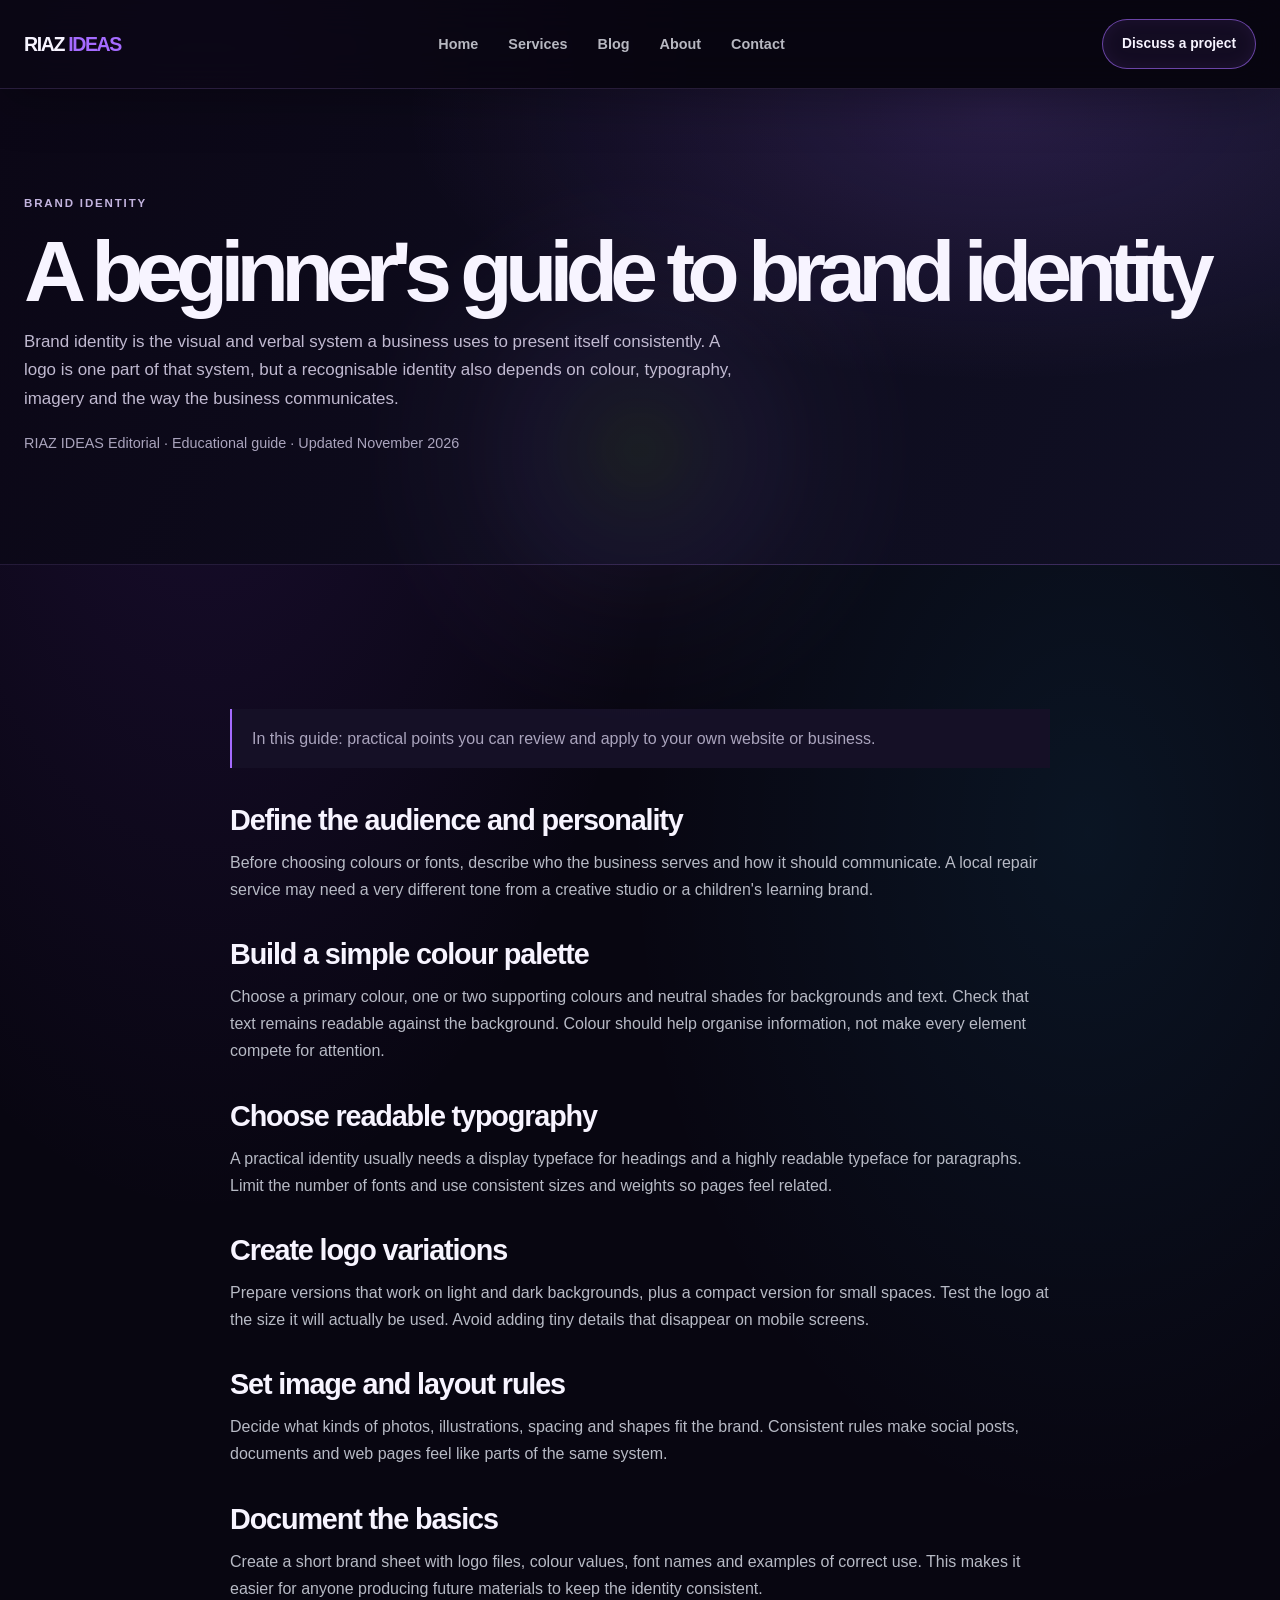
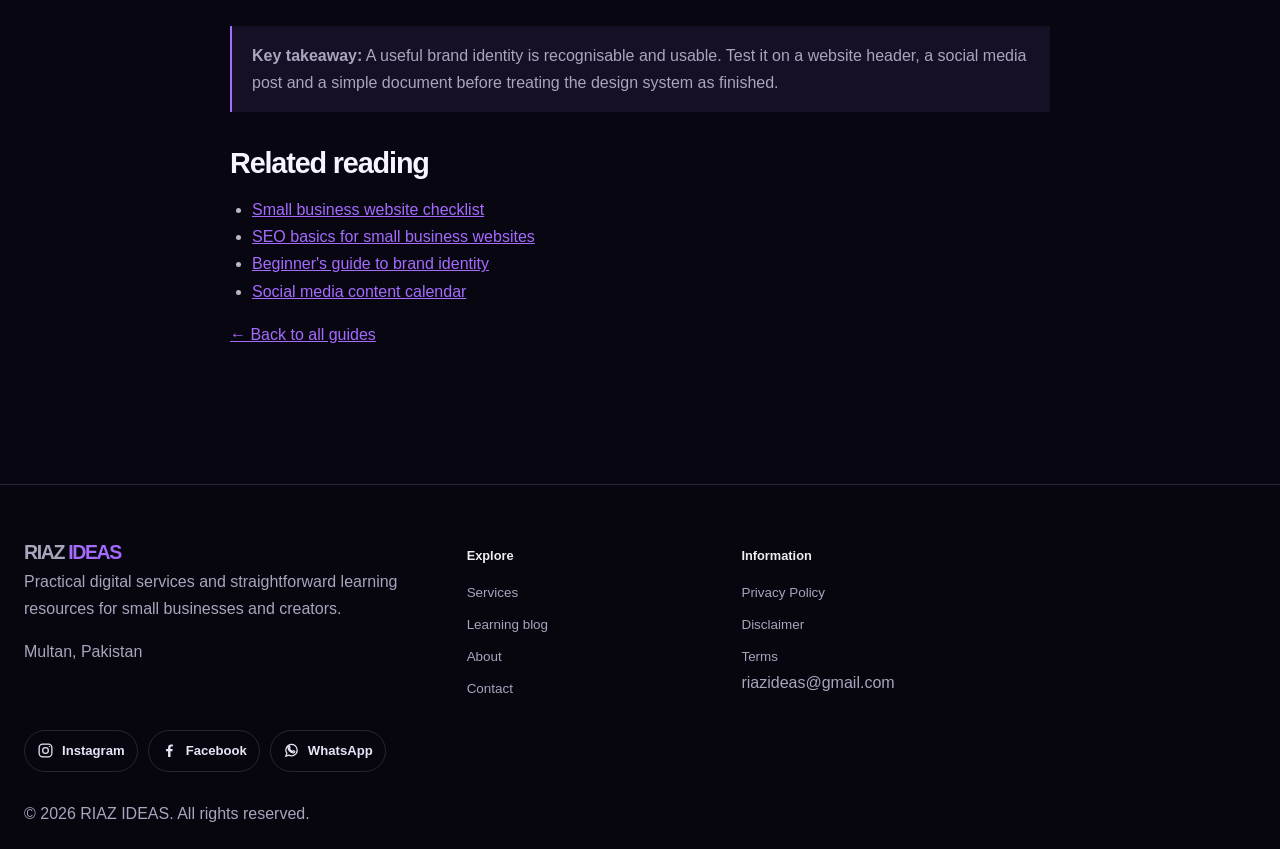
<file: blog/brand-identity-starter-guide.html>
<!doctype html>
<html lang="en"><head><meta charset="utf-8"><meta name="viewport" content="width=device-width,initial-scale=1">
<title>A beginner's guide to brand identity | RIAZ IDEAS</title>
<link rel="icon" type="image/svg+xml" href="/assets/riaz-ideas-neural-logo.svg"><meta name="description" content="Brand identity is the visual and verbal system a business uses to present itself consistently. A logo is one part of that system, but a recognisable identity also depends on colour, typography, imagery and the way the business communicates.">
<link rel="canonical" href="https://riazideas.netlify.app/blog/brand-identity-starter-guide.html">
<meta property="og:type" content="website">
<meta property="og:site_name" content="RIAZ IDEAS">
<meta property="og:title" content="A beginner's guide to brand identity | RIAZ IDEAS">
<meta property="og:description" content="Brand identity is the visual and verbal system a business uses to present itself consistently. A logo is one part of that system, but a recognisable identity also depends on colour, typography, imagery and the way the business communicates.">
<meta property="og:url" content="https://riazideas.netlify.app/blog/brand-identity-starter-guide.html">
<meta property="og:image" content="https://riazideas.netlify.app/assets/riaz-ideas-social-preview.jpg">
<meta name="twitter:card" content="summary_large_image">
<meta name="twitter:title" content="A beginner's guide to brand identity | RIAZ IDEAS">
<meta name="twitter:description" content="Brand identity is the visual and verbal system a business uses to present itself consistently. A logo is one part of that system, but a recognisable identity also depends on colour, typography, imagery and the way the business communicates.">
<meta name="twitter:image" content="https://riazideas.netlify.app/assets/riaz-ideas-social-preview.jpg"><meta name="theme-color" content="#07111f">
<link rel="stylesheet" href="/assets/style.css"><script src="/assets/script.js" defer></script></head><body><header><div class="wrap nav" id="nav"><a class="logo" href="/index.html">RIAZ <span>IDEAS</span></a><button class="menu" type="button" aria-label="Toggle navigation" aria-expanded="false">Menu</button><nav><a href="/index.html">Home</a><a href="/services.html">Services</a><a href="/blog/index.html">Blog</a><a href="/about.html">About</a><a href="/contact.html">Contact</a></nav><a class="nav-cta" href="/contact.html">Discuss a project</a></div></header><main><section class="page-hero"><div class="wrap"><div class="eyebrow">Brand identity</div><h1>A beginner's guide to brand identity</h1><p class="muted">Brand identity is the visual and verbal system a business uses to present itself consistently. A logo is one part of that system, but a recognisable identity also depends on colour, typography, imagery and the way the business communicates.</p><div class="article-meta">RIAZ IDEAS Editorial · Educational guide · Updated November 2026</div></div></section>
<section class="section"><div class="wrap prose"><div class="callout">In this guide: practical points you can review and apply to your own website or business.</div><h2>Define the audience and personality</h2><p>Before choosing colours or fonts, describe who the business serves and how it should communicate. A local repair service may need a very different tone from a creative studio or a children's learning brand.</p><h2>Build a simple colour palette</h2><p>Choose a primary colour, one or two supporting colours and neutral shades for backgrounds and text. Check that text remains readable against the background. Colour should help organise information, not make every element compete for attention.</p><h2>Choose readable typography</h2><p>A practical identity usually needs a display typeface for headings and a highly readable typeface for paragraphs. Limit the number of fonts and use consistent sizes and weights so pages feel related.</p><h2>Create logo variations</h2><p>Prepare versions that work on light and dark backgrounds, plus a compact version for small spaces. Test the logo at the size it will actually be used. Avoid adding tiny details that disappear on mobile screens.</p><h2>Set image and layout rules</h2><p>Decide what kinds of photos, illustrations, spacing and shapes fit the brand. Consistent rules make social posts, documents and web pages feel like parts of the same system.</p><h2>Document the basics</h2><p>Create a short brand sheet with logo files, colour values, font names and examples of correct use. This makes it easier for anyone producing future materials to keep the identity consistent.</p><div class="callout"><strong>Key takeaway:</strong> A useful brand identity is recognisable and usable. Test it on a website header, a social media post and a simple document before treating the design system as finished.</div><h2>Related reading</h2><ul><li><a href="/blog/small-business-website-checklist.html">Small business website checklist</a></li><li><a href="/blog/seo-basics-for-small-business.html">SEO basics for small business websites</a></li><li><a href="/blog/brand-identity-starter-guide.html">Beginner's guide to brand identity</a></li><li><a href="/blog/social-media-content-plan.html">Social media content calendar</a></li></ul><p><a href="/blog/index.html">← Back to all guides</a></p></div></section></main><footer><div class="wrap footer-grid">
<div><a class="logo" href="/index.html">RIAZ <span>IDEAS</span></a><p class="small">Practical digital services and straightforward learning resources for small businesses and creators.</p><p class="small">Multan, Pakistan</p></div>
<div><strong>Explore</strong><div class="footer-links small"><a href="/services.html">Services</a><a href="/blog/index.html">Learning blog</a><a href="/about.html">About</a><a href="/contact.html">Contact</a></div></div>
<div><strong>Information</strong><div class="footer-links small"><a href="/privacy-policy.html">Privacy Policy</a><a href="/disclaimer.html">Disclaimer</a><a href="/terms.html">Terms</a></div><p class="small"><a href="mailto:riazideas@gmail.com">riazideas@gmail.com</a></p></div>
</div><div class="wrap social-links" aria-label="Social media"><a href="https://www.instagram.com/riaz_ideas/" target="_blank" rel="noopener noreferrer" aria-label="Instagram RIAZ IDEAS"><svg viewBox="0 0 24 24" aria-hidden="true" fill="none" stroke="currentColor" stroke-width="1.8"><rect x="3" y="3" width="18" height="18" rx="5"/><circle cx="12" cy="12" r="4"/><circle cx="17.5" cy="6.5" r="1" fill="currentColor" stroke="none"/></svg>Instagram</a><a href="https://www.facebook.com/riazideas" target="_blank" rel="noopener noreferrer" aria-label="Facebook RIAZ IDEAS"><svg viewBox="0 0 24 24" aria-hidden="true" fill="currentColor"><path d="M13.4 21v-8h2.7l.4-3.1h-3.1v-2c0-.9.3-1.5 1.6-1.5h1.7V3.6c-.3 0-1.3-.1-2.5-.1-2.5 0-4.2 1.5-4.2 4.3v2.1H7.2V13H10v8z"/></svg>Facebook</a><a href="https://wa.me/923039149235" target="_blank" rel="noopener noreferrer" aria-label="WhatsApp RIAZ IDEAS"><svg viewBox="0 0 24 24" aria-hidden="true" fill="none" stroke="currentColor" stroke-width="1.8"><path d="M20 11.5a8 8 0 0 1-11.8 7L4 20l1.5-4A8 8 0 1 1 20 11.5Z"/><path d="M9 8.5c.5 2.5 2 4 4.5 5l1.2-1.1 2 1c-.2 1.2-1.2 2-2.4 1.8-3.8-.7-6.7-3.6-7.3-7.2-.2-1.2.6-2.2 1.8-2.4l1 2z"/></svg>WhatsApp</a></div><div class="wrap small" style="margin-top:28px">© 2026 RIAZ IDEAS. All rights reserved.</div></footer></body></html>
</file>
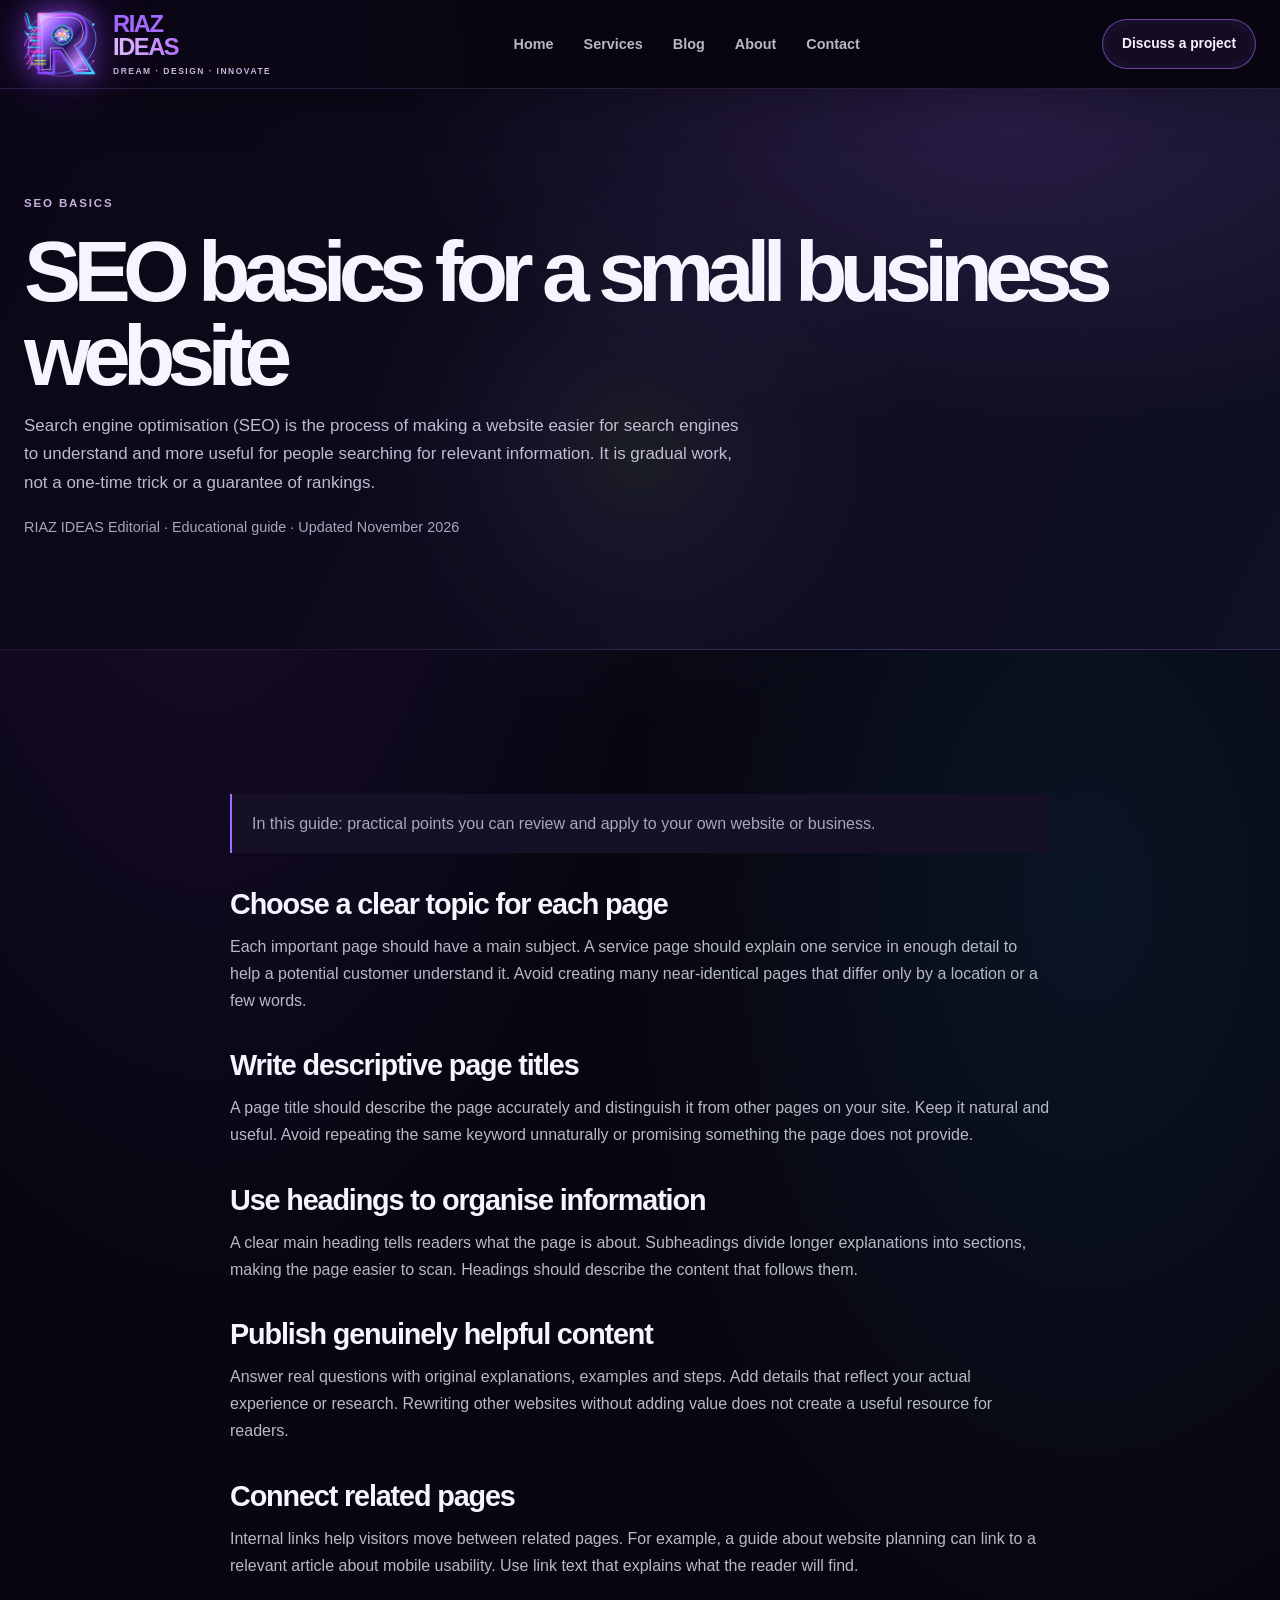
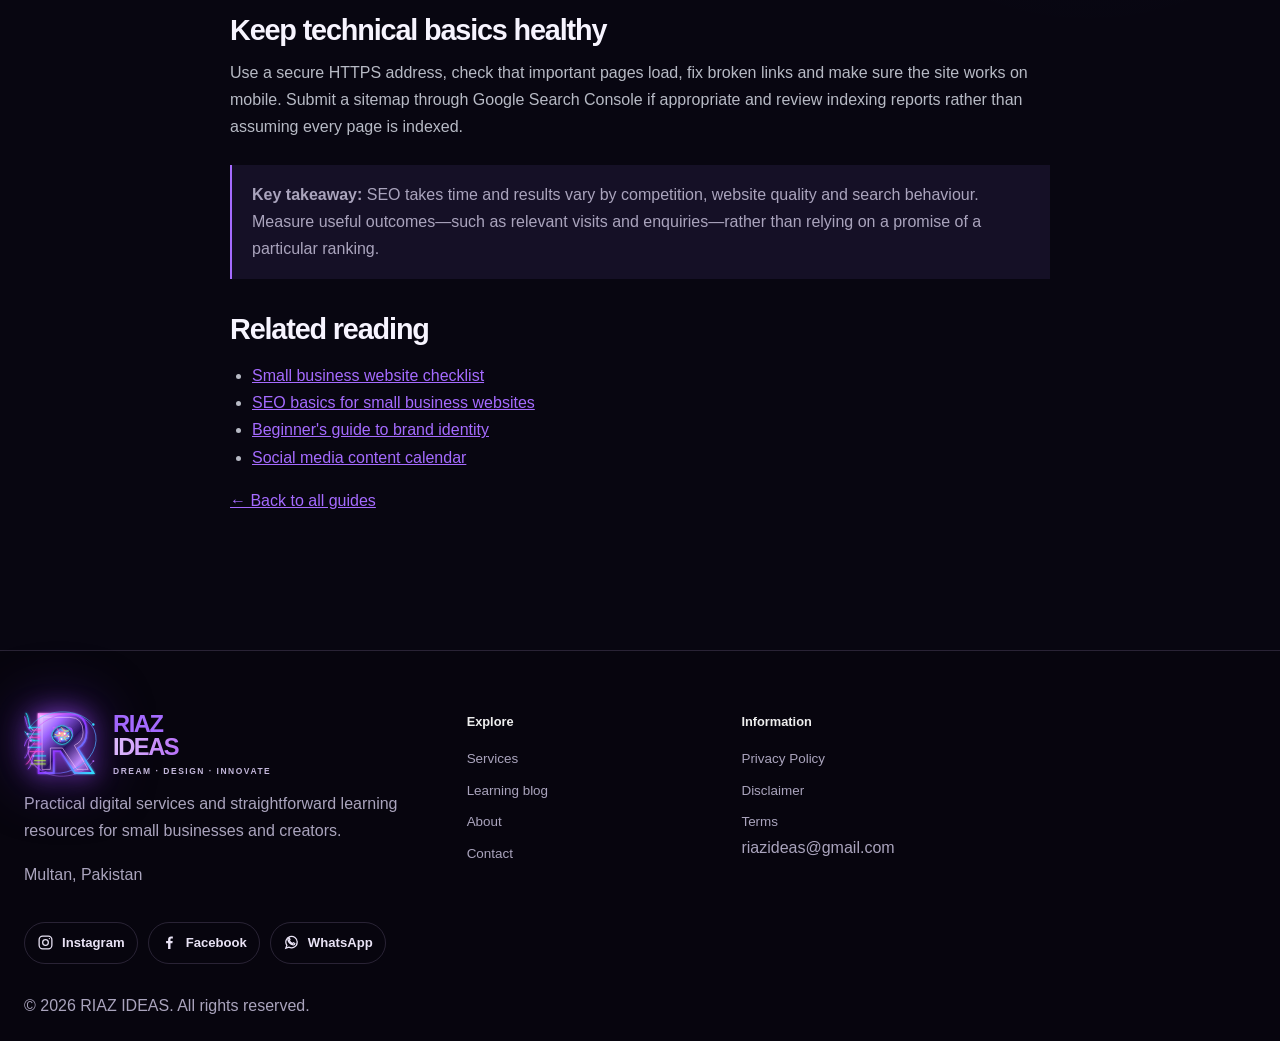
<file: blog/seo-basics-for-small-business.html>
<!doctype html>
<html lang="en"><head><meta charset="utf-8"><meta name="viewport" content="width=device-width,initial-scale=1">
<title>SEO basics for a small business website | RIAZ IDEAS</title>
<link rel="icon" type="image/svg+xml" href="/assets/riaz-ideas-neural-logo.svg"><meta name="description" content="Search engine optimisation (SEO) is the process of making a website easier for search engines to understand and more useful for people searching for relevant information. It is gradual work, not a one-time trick or a guarantee of rankings.">
<link rel="canonical" href="https://riazideas.netlify.app/blog/seo-basics-for-small-business.html">
<meta property="og:type" content="website">
<meta property="og:site_name" content="RIAZ IDEAS">
<meta property="og:title" content="SEO basics for a small business website | RIAZ IDEAS">
<meta property="og:description" content="Search engine optimisation (SEO) is the process of making a website easier for search engines to understand and more useful for people searching for relevant information. It is gradual work, not a one-time trick or a guarantee of rankings.">
<meta property="og:url" content="https://riazideas.netlify.app/blog/seo-basics-for-small-business.html">
<meta property="og:image" content="https://riazideas.netlify.app/assets/riaz-ideas-social-preview.jpg">
<meta name="twitter:card" content="summary_large_image">
<meta name="twitter:title" content="SEO basics for a small business website | RIAZ IDEAS">
<meta name="twitter:description" content="Search engine optimisation (SEO) is the process of making a website easier for search engines to understand and more useful for people searching for relevant information. It is gradual work, not a one-time trick or a guarantee of rankings.">
<meta name="twitter:image" content="https://riazideas.netlify.app/assets/riaz-ideas-social-preview.jpg"><meta name="theme-color" content="#07111f">
<link rel="stylesheet" href="/assets/style.css"><script src="/assets/script.js" defer></script></head><body><header><div class="wrap nav" id="nav"><a class="logo logo-lockup" href="/index.html" aria-label="RIAZ IDEAS home"><img src="/assets/riaz-ideas-neural-logo.svg" alt="" width="58" height="58"><span class="logo-wordmark">RIAZ<span>IDEAS</span><small>DREAM · DESIGN · INNOVATE</small></span></a><button class="menu" type="button" aria-label="Toggle navigation" aria-expanded="false">Menu</button><nav><a href="/index.html">Home</a><a href="/services.html">Services</a><a href="/blog/index.html">Blog</a><a href="/about.html">About</a><a href="/contact.html">Contact</a></nav><a class="nav-cta" href="/contact.html">Discuss a project</a></div></header><main><section class="page-hero"><div class="wrap"><div class="eyebrow">SEO basics</div><h1>SEO basics for a small business website</h1><p class="muted">Search engine optimisation (SEO) is the process of making a website easier for search engines to understand and more useful for people searching for relevant information. It is gradual work, not a one-time trick or a guarantee of rankings.</p><div class="article-meta">RIAZ IDEAS Editorial · Educational guide · Updated November 2026</div></div></section>
<section class="section"><div class="wrap prose"><div class="callout">In this guide: practical points you can review and apply to your own website or business.</div><h2>Choose a clear topic for each page</h2><p>Each important page should have a main subject. A service page should explain one service in enough detail to help a potential customer understand it. Avoid creating many near-identical pages that differ only by a location or a few words.</p><h2>Write descriptive page titles</h2><p>A page title should describe the page accurately and distinguish it from other pages on your site. Keep it natural and useful. Avoid repeating the same keyword unnaturally or promising something the page does not provide.</p><h2>Use headings to organise information</h2><p>A clear main heading tells readers what the page is about. Subheadings divide longer explanations into sections, making the page easier to scan. Headings should describe the content that follows them.</p><h2>Publish genuinely helpful content</h2><p>Answer real questions with original explanations, examples and steps. Add details that reflect your actual experience or research. Rewriting other websites without adding value does not create a useful resource for readers.</p><h2>Connect related pages</h2><p>Internal links help visitors move between related pages. For example, a guide about website planning can link to a relevant article about mobile usability. Use link text that explains what the reader will find.</p><h2>Keep technical basics healthy</h2><p>Use a secure HTTPS address, check that important pages load, fix broken links and make sure the site works on mobile. Submit a sitemap through Google Search Console if appropriate and review indexing reports rather than assuming every page is indexed.</p><div class="callout"><strong>Key takeaway:</strong> SEO takes time and results vary by competition, website quality and search behaviour. Measure useful outcomes—such as relevant visits and enquiries—rather than relying on a promise of a particular ranking.</div><h2>Related reading</h2><ul><li><a href="/blog/small-business-website-checklist.html">Small business website checklist</a></li><li><a href="/blog/seo-basics-for-small-business.html">SEO basics for small business websites</a></li><li><a href="/blog/brand-identity-starter-guide.html">Beginner's guide to brand identity</a></li><li><a href="/blog/social-media-content-plan.html">Social media content calendar</a></li></ul><p><a href="/blog/index.html">← Back to all guides</a></p></div></section></main><footer><div class="wrap footer-grid">
<div><a class="logo logo-lockup" href="/index.html" aria-label="RIAZ IDEAS home"><img src="/assets/riaz-ideas-neural-logo.svg" alt="" width="58" height="58"><span class="logo-wordmark">RIAZ<span>IDEAS</span><small>DREAM · DESIGN · INNOVATE</small></span></a><p class="small">Practical digital services and straightforward learning resources for small businesses and creators.</p><p class="small">Multan, Pakistan</p></div>
<div><strong>Explore</strong><div class="footer-links small"><a href="/services.html">Services</a><a href="/blog/index.html">Learning blog</a><a href="/about.html">About</a><a href="/contact.html">Contact</a></div></div>
<div><strong>Information</strong><div class="footer-links small"><a href="/privacy-policy.html">Privacy Policy</a><a href="/disclaimer.html">Disclaimer</a><a href="/terms.html">Terms</a></div><p class="small"><a href="mailto:riazideas@gmail.com">riazideas@gmail.com</a></p></div>
</div><div class="wrap social-links" aria-label="Social media"><a href="https://www.instagram.com/riaz_ideas/" target="_blank" rel="noopener noreferrer" aria-label="Instagram RIAZ IDEAS"><svg viewBox="0 0 24 24" aria-hidden="true" fill="none" stroke="currentColor" stroke-width="1.8"><rect x="3" y="3" width="18" height="18" rx="5"/><circle cx="12" cy="12" r="4"/><circle cx="17.5" cy="6.5" r="1" fill="currentColor" stroke="none"/></svg>Instagram</a><a href="https://www.facebook.com/riazideas" target="_blank" rel="noopener noreferrer" aria-label="Facebook RIAZ IDEAS"><svg viewBox="0 0 24 24" aria-hidden="true" fill="currentColor"><path d="M13.4 21v-8h2.7l.4-3.1h-3.1v-2c0-.9.3-1.5 1.6-1.5h1.7V3.6c-.3 0-1.3-.1-2.5-.1-2.5 0-4.2 1.5-4.2 4.3v2.1H7.2V13H10v8z"/></svg>Facebook</a><a href="https://wa.me/923039149235" target="_blank" rel="noopener noreferrer" aria-label="WhatsApp RIAZ IDEAS"><svg viewBox="0 0 24 24" aria-hidden="true" fill="none" stroke="currentColor" stroke-width="1.8"><path d="M20 11.5a8 8 0 0 1-11.8 7L4 20l1.5-4A8 8 0 1 1 20 11.5Z"/><path d="M9 8.5c.5 2.5 2 4 4.5 5l1.2-1.1 2 1c-.2 1.2-1.2 2-2.4 1.8-3.8-.7-6.7-3.6-7.3-7.2-.2-1.2.6-2.2 1.8-2.4l1 2z"/></svg>WhatsApp</a></div><div class="wrap small" style="margin-top:28px">© 2026 RIAZ IDEAS. All rights reserved.</div></footer></body></html>
</file>
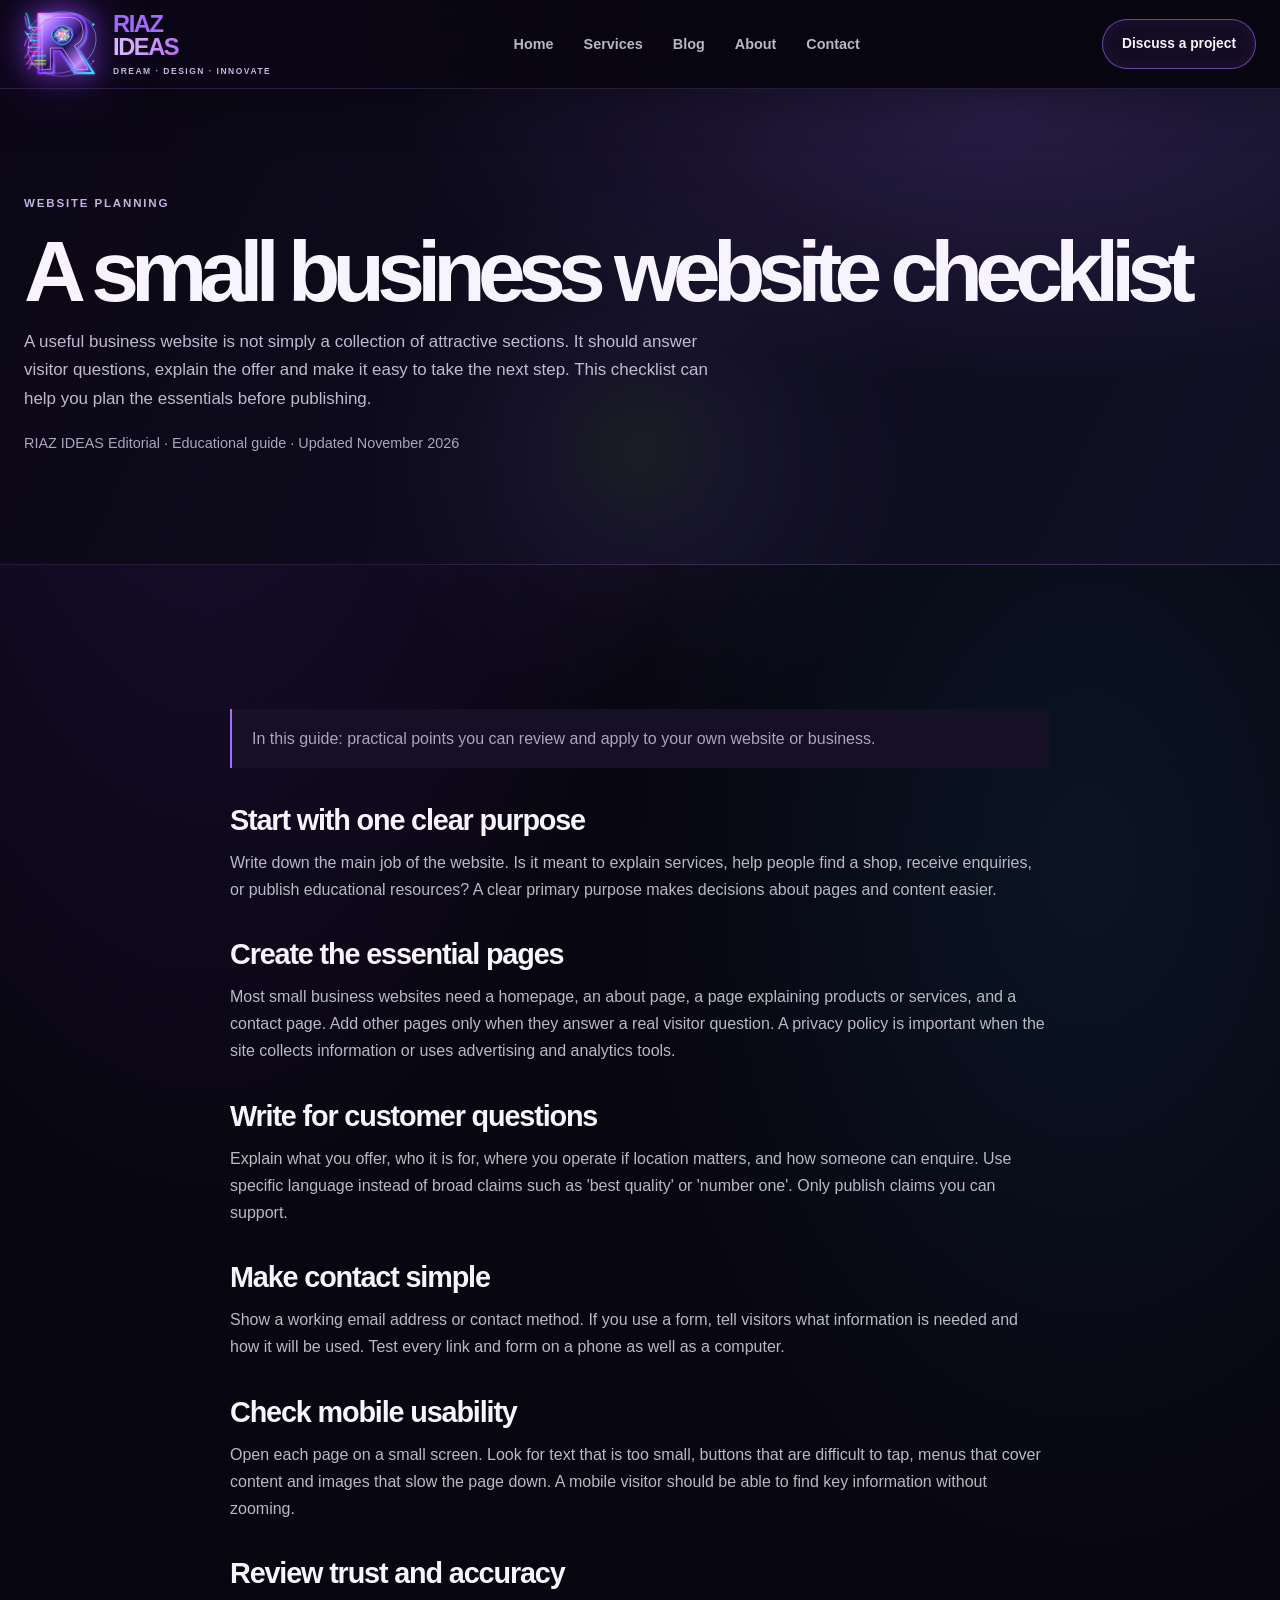
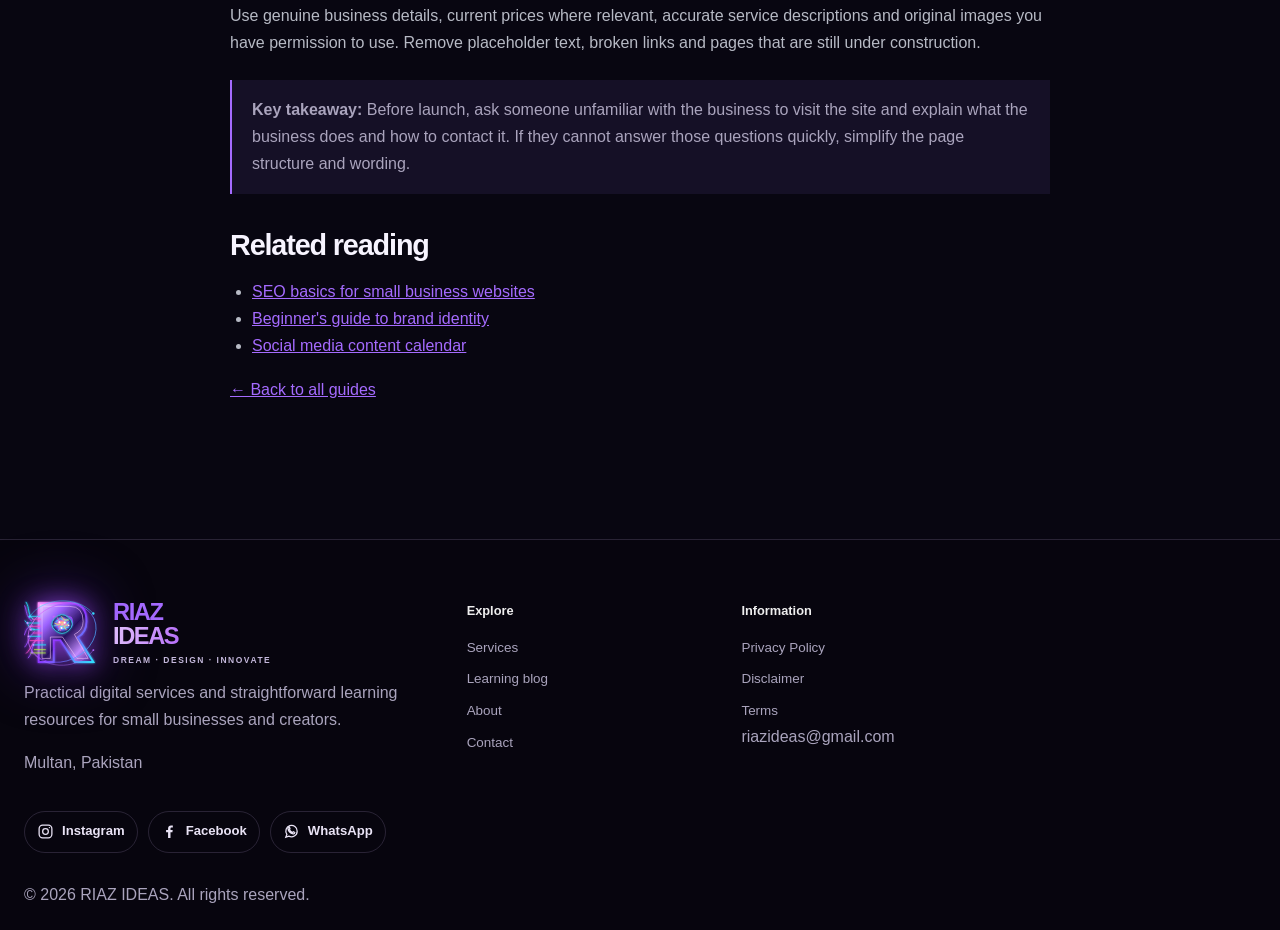
<file: blog/small-business-website-checklist.html>
<!doctype html>
<html lang="en"><head><meta charset="utf-8"><meta name="viewport" content="width=device-width,initial-scale=1">
<title>A small business website checklist | RIAZ IDEAS</title>
<link rel="icon" type="image/svg+xml" href="/assets/riaz-ideas-neural-logo.svg"><meta name="description" content="A useful business website is not simply a collection of attractive sections. It should answer visitor questions, explain the offer and make it easy to take the next step. This checklist can help you plan the essentials before publishing.">
<link rel="canonical" href="https://riazideas.netlify.app/blog/small-business-website-checklist.html">
<meta property="og:type" content="website">
<meta property="og:site_name" content="RIAZ IDEAS">
<meta property="og:title" content="A small business website checklist | RIAZ IDEAS">
<meta property="og:description" content="A useful business website is not simply a collection of attractive sections. It should answer visitor questions, explain the offer and make it easy to take the next step. This checklist can help you plan the essentials before publishing.">
<meta property="og:url" content="https://riazideas.netlify.app/blog/small-business-website-checklist.html">
<meta property="og:image" content="https://riazideas.netlify.app/assets/riaz-ideas-social-preview.jpg">
<meta name="twitter:card" content="summary_large_image">
<meta name="twitter:title" content="A small business website checklist | RIAZ IDEAS">
<meta name="twitter:description" content="A useful business website is not simply a collection of attractive sections. It should answer visitor questions, explain the offer and make it easy to take the next step. This checklist can help you plan the essentials before publishing.">
<meta name="twitter:image" content="https://riazideas.netlify.app/assets/riaz-ideas-social-preview.jpg"><meta name="theme-color" content="#07111f">
<link rel="stylesheet" href="/assets/style.css"><script src="/assets/script.js" defer></script></head><body><header><div class="wrap nav" id="nav"><a class="logo logo-lockup" href="/index.html" aria-label="RIAZ IDEAS home"><img src="/assets/riaz-ideas-neural-logo.svg" alt="" width="58" height="58"><span class="logo-wordmark">RIAZ<span>IDEAS</span><small>DREAM · DESIGN · INNOVATE</small></span></a><button class="menu" type="button" aria-label="Toggle navigation" aria-expanded="false">Menu</button><nav><a href="/index.html">Home</a><a href="/services.html">Services</a><a href="/blog/index.html">Blog</a><a href="/about.html">About</a><a href="/contact.html">Contact</a></nav><a class="nav-cta" href="/contact.html">Discuss a project</a></div></header><main><section class="page-hero"><div class="wrap"><div class="eyebrow">Website planning</div><h1>A small business website checklist</h1><p class="muted">A useful business website is not simply a collection of attractive sections. It should answer visitor questions, explain the offer and make it easy to take the next step. This checklist can help you plan the essentials before publishing.</p><div class="article-meta">RIAZ IDEAS Editorial · Educational guide · Updated November 2026</div></div></section>
<section class="section"><div class="wrap prose"><div class="callout">In this guide: practical points you can review and apply to your own website or business.</div><h2>Start with one clear purpose</h2><p>Write down the main job of the website. Is it meant to explain services, help people find a shop, receive enquiries, or publish educational resources? A clear primary purpose makes decisions about pages and content easier.</p><h2>Create the essential pages</h2><p>Most small business websites need a homepage, an about page, a page explaining products or services, and a contact page. Add other pages only when they answer a real visitor question. A privacy policy is important when the site collects information or uses advertising and analytics tools.</p><h2>Write for customer questions</h2><p>Explain what you offer, who it is for, where you operate if location matters, and how someone can enquire. Use specific language instead of broad claims such as 'best quality' or 'number one'. Only publish claims you can support.</p><h2>Make contact simple</h2><p>Show a working email address or contact method. If you use a form, tell visitors what information is needed and how it will be used. Test every link and form on a phone as well as a computer.</p><h2>Check mobile usability</h2><p>Open each page on a small screen. Look for text that is too small, buttons that are difficult to tap, menus that cover content and images that slow the page down. A mobile visitor should be able to find key information without zooming.</p><h2>Review trust and accuracy</h2><p>Use genuine business details, current prices where relevant, accurate service descriptions and original images you have permission to use. Remove placeholder text, broken links and pages that are still under construction.</p><div class="callout"><strong>Key takeaway:</strong> Before launch, ask someone unfamiliar with the business to visit the site and explain what the business does and how to contact it. If they cannot answer those questions quickly, simplify the page structure and wording.</div><h2>Related reading</h2><ul><li><a href="/blog/seo-basics-for-small-business.html">SEO basics for small business websites</a></li><li><a href="/blog/brand-identity-starter-guide.html">Beginner's guide to brand identity</a></li><li><a href="/blog/social-media-content-plan.html">Social media content calendar</a></li></ul><p><a href="/blog/index.html">← Back to all guides</a></p></div></section></main><footer><div class="wrap footer-grid">
<div><a class="logo logo-lockup" href="/index.html" aria-label="RIAZ IDEAS home"><img src="/assets/riaz-ideas-neural-logo.svg" alt="" width="58" height="58"><span class="logo-wordmark">RIAZ<span>IDEAS</span><small>DREAM · DESIGN · INNOVATE</small></span></a><p class="small">Practical digital services and straightforward learning resources for small businesses and creators.</p><p class="small">Multan, Pakistan</p></div>
<div><strong>Explore</strong><div class="footer-links small"><a href="/services.html">Services</a><a href="/blog/index.html">Learning blog</a><a href="/about.html">About</a><a href="/contact.html">Contact</a></div></div>
<div><strong>Information</strong><div class="footer-links small"><a href="/privacy-policy.html">Privacy Policy</a><a href="/disclaimer.html">Disclaimer</a><a href="/terms.html">Terms</a></div><p class="small"><a href="mailto:riazideas@gmail.com">riazideas@gmail.com</a></p></div>
</div><div class="wrap social-links" aria-label="Social media"><a href="https://www.instagram.com/riaz_ideas/" target="_blank" rel="noopener noreferrer" aria-label="Instagram RIAZ IDEAS"><svg viewBox="0 0 24 24" aria-hidden="true" fill="none" stroke="currentColor" stroke-width="1.8"><rect x="3" y="3" width="18" height="18" rx="5"/><circle cx="12" cy="12" r="4"/><circle cx="17.5" cy="6.5" r="1" fill="currentColor" stroke="none"/></svg>Instagram</a><a href="https://www.facebook.com/riazideas" target="_blank" rel="noopener noreferrer" aria-label="Facebook RIAZ IDEAS"><svg viewBox="0 0 24 24" aria-hidden="true" fill="currentColor"><path d="M13.4 21v-8h2.7l.4-3.1h-3.1v-2c0-.9.3-1.5 1.6-1.5h1.7V3.6c-.3 0-1.3-.1-2.5-.1-2.5 0-4.2 1.5-4.2 4.3v2.1H7.2V13H10v8z"/></svg>Facebook</a><a href="https://wa.me/923039149235" target="_blank" rel="noopener noreferrer" aria-label="WhatsApp RIAZ IDEAS"><svg viewBox="0 0 24 24" aria-hidden="true" fill="none" stroke="currentColor" stroke-width="1.8"><path d="M20 11.5a8 8 0 0 1-11.8 7L4 20l1.5-4A8 8 0 1 1 20 11.5Z"/><path d="M9 8.5c.5 2.5 2 4 4.5 5l1.2-1.1 2 1c-.2 1.2-1.2 2-2.4 1.8-3.8-.7-6.7-3.6-7.3-7.2-.2-1.2.6-2.2 1.8-2.4l1 2z"/></svg>WhatsApp</a></div><div class="wrap small" style="margin-top:28px">© 2026 RIAZ IDEAS. All rights reserved.</div></footer></body></html>
</file>
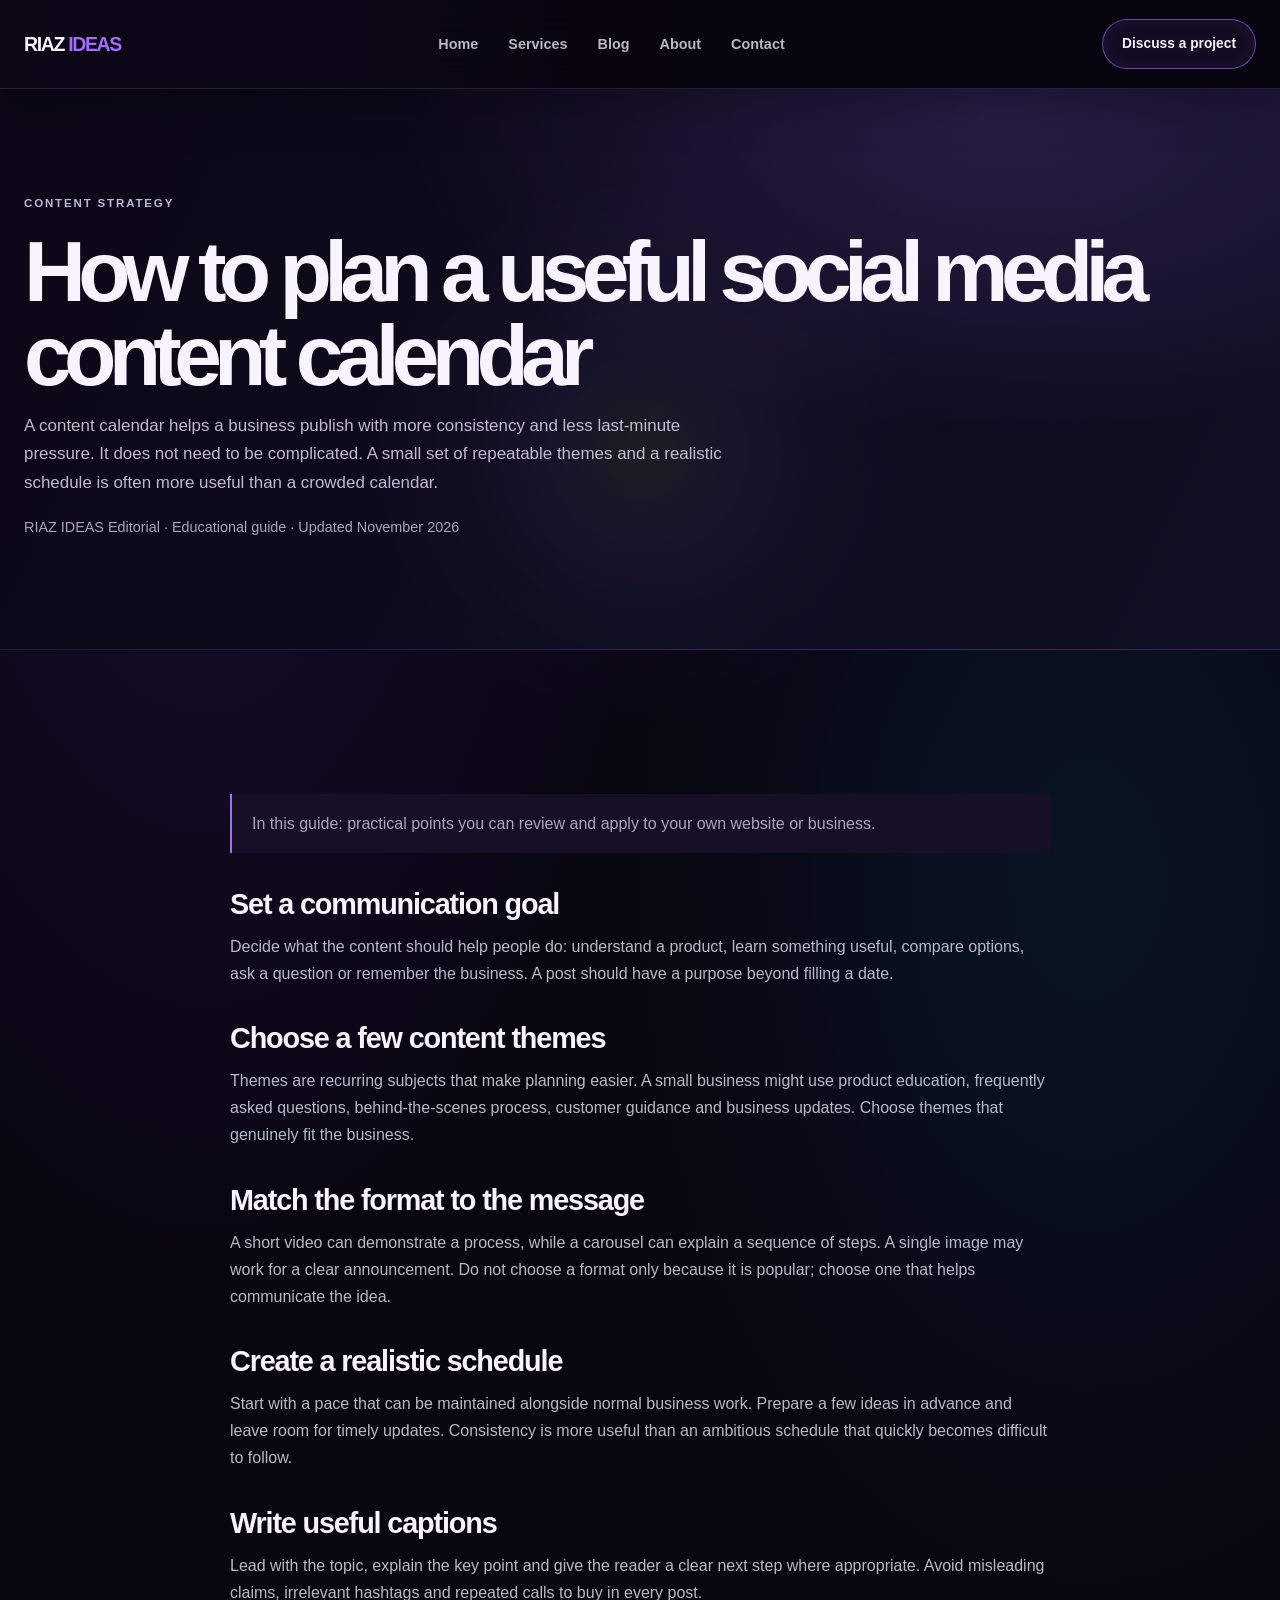
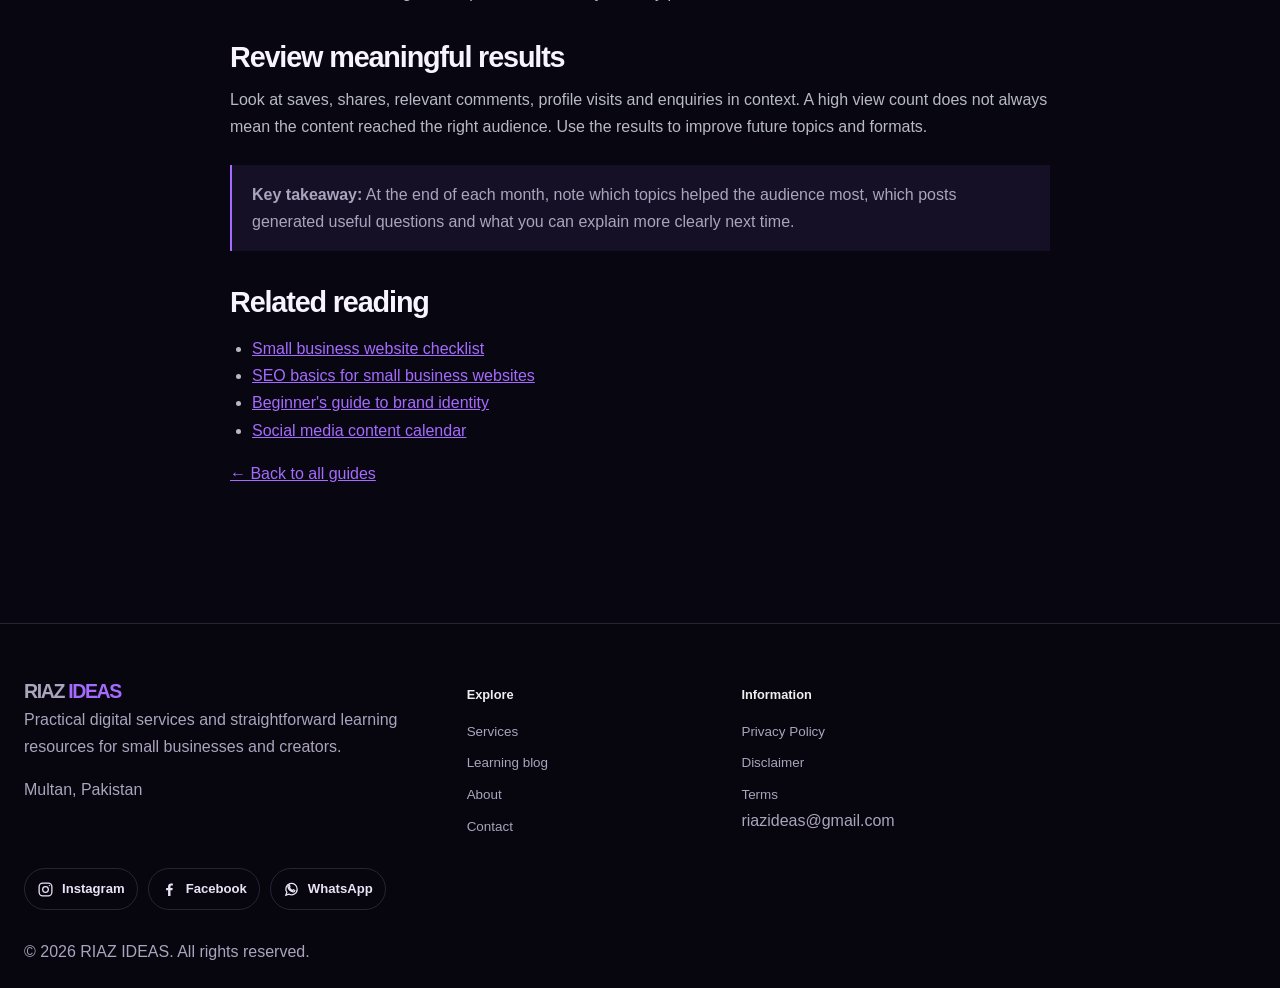
<file: blog/social-media-content-plan.html>
<!doctype html>
<html lang="en"><head><meta charset="utf-8"><meta name="viewport" content="width=device-width,initial-scale=1">
<title>How to plan a useful social media content calendar | RIAZ IDEAS</title>
<link rel="icon" type="image/svg+xml" href="/assets/riaz-ideas-neural-logo.svg"><meta name="description" content="A content calendar helps a business publish with more consistency and less last-minute pressure. It does not need to be complicated. A small set of repeatable themes and a realistic schedule is often more useful than a crowded calendar.">
<link rel="canonical" href="https://riazideas.netlify.app/blog/social-media-content-plan.html">
<meta property="og:type" content="website">
<meta property="og:site_name" content="RIAZ IDEAS">
<meta property="og:title" content="How to plan a useful social media content calendar | RIAZ IDEAS">
<meta property="og:description" content="A content calendar helps a business publish with more consistency and less last-minute pressure. It does not need to be complicated. A small set of repeatable themes and a realistic schedule is often more useful than a crowded calendar.">
<meta property="og:url" content="https://riazideas.netlify.app/blog/social-media-content-plan.html">
<meta property="og:image" content="https://riazideas.netlify.app/assets/riaz-ideas-social-preview.jpg">
<meta name="twitter:card" content="summary_large_image">
<meta name="twitter:title" content="How to plan a useful social media content calendar | RIAZ IDEAS">
<meta name="twitter:description" content="A content calendar helps a business publish with more consistency and less last-minute pressure. It does not need to be complicated. A small set of repeatable themes and a realistic schedule is often more useful than a crowded calendar.">
<meta name="twitter:image" content="https://riazideas.netlify.app/assets/riaz-ideas-social-preview.jpg"><meta name="theme-color" content="#07111f">
<link rel="stylesheet" href="/assets/style.css"><script src="/assets/script.js" defer></script></head><body><header><div class="wrap nav" id="nav"><a class="logo" href="/index.html">RIAZ <span>IDEAS</span></a><button class="menu" type="button" aria-label="Toggle navigation" aria-expanded="false">Menu</button><nav><a href="/index.html">Home</a><a href="/services.html">Services</a><a href="/blog/index.html">Blog</a><a href="/about.html">About</a><a href="/contact.html">Contact</a></nav><a class="nav-cta" href="/contact.html">Discuss a project</a></div></header><main><section class="page-hero"><div class="wrap"><div class="eyebrow">Content strategy</div><h1>How to plan a useful social media content calendar</h1><p class="muted">A content calendar helps a business publish with more consistency and less last-minute pressure. It does not need to be complicated. A small set of repeatable themes and a realistic schedule is often more useful than a crowded calendar.</p><div class="article-meta">RIAZ IDEAS Editorial · Educational guide · Updated November 2026</div></div></section>
<section class="section"><div class="wrap prose"><div class="callout">In this guide: practical points you can review and apply to your own website or business.</div><h2>Set a communication goal</h2><p>Decide what the content should help people do: understand a product, learn something useful, compare options, ask a question or remember the business. A post should have a purpose beyond filling a date.</p><h2>Choose a few content themes</h2><p>Themes are recurring subjects that make planning easier. A small business might use product education, frequently asked questions, behind-the-scenes process, customer guidance and business updates. Choose themes that genuinely fit the business.</p><h2>Match the format to the message</h2><p>A short video can demonstrate a process, while a carousel can explain a sequence of steps. A single image may work for a clear announcement. Do not choose a format only because it is popular; choose one that helps communicate the idea.</p><h2>Create a realistic schedule</h2><p>Start with a pace that can be maintained alongside normal business work. Prepare a few ideas in advance and leave room for timely updates. Consistency is more useful than an ambitious schedule that quickly becomes difficult to follow.</p><h2>Write useful captions</h2><p>Lead with the topic, explain the key point and give the reader a clear next step where appropriate. Avoid misleading claims, irrelevant hashtags and repeated calls to buy in every post.</p><h2>Review meaningful results</h2><p>Look at saves, shares, relevant comments, profile visits and enquiries in context. A high view count does not always mean the content reached the right audience. Use the results to improve future topics and formats.</p><div class="callout"><strong>Key takeaway:</strong> At the end of each month, note which topics helped the audience most, which posts generated useful questions and what you can explain more clearly next time.</div><h2>Related reading</h2><ul><li><a href="/blog/small-business-website-checklist.html">Small business website checklist</a></li><li><a href="/blog/seo-basics-for-small-business.html">SEO basics for small business websites</a></li><li><a href="/blog/brand-identity-starter-guide.html">Beginner's guide to brand identity</a></li><li><a href="/blog/social-media-content-plan.html">Social media content calendar</a></li></ul><p><a href="/blog/index.html">← Back to all guides</a></p></div></section></main><footer><div class="wrap footer-grid">
<div><a class="logo" href="/index.html">RIAZ <span>IDEAS</span></a><p class="small">Practical digital services and straightforward learning resources for small businesses and creators.</p><p class="small">Multan, Pakistan</p></div>
<div><strong>Explore</strong><div class="footer-links small"><a href="/services.html">Services</a><a href="/blog/index.html">Learning blog</a><a href="/about.html">About</a><a href="/contact.html">Contact</a></div></div>
<div><strong>Information</strong><div class="footer-links small"><a href="/privacy-policy.html">Privacy Policy</a><a href="/disclaimer.html">Disclaimer</a><a href="/terms.html">Terms</a></div><p class="small"><a href="mailto:riazideas@gmail.com">riazideas@gmail.com</a></p></div>
</div><div class="wrap social-links" aria-label="Social media"><a href="https://www.instagram.com/riaz_ideas/" target="_blank" rel="noopener noreferrer" aria-label="Instagram RIAZ IDEAS"><svg viewBox="0 0 24 24" aria-hidden="true" fill="none" stroke="currentColor" stroke-width="1.8"><rect x="3" y="3" width="18" height="18" rx="5"/><circle cx="12" cy="12" r="4"/><circle cx="17.5" cy="6.5" r="1" fill="currentColor" stroke="none"/></svg>Instagram</a><a href="https://www.facebook.com/riazideas" target="_blank" rel="noopener noreferrer" aria-label="Facebook RIAZ IDEAS"><svg viewBox="0 0 24 24" aria-hidden="true" fill="currentColor"><path d="M13.4 21v-8h2.7l.4-3.1h-3.1v-2c0-.9.3-1.5 1.6-1.5h1.7V3.6c-.3 0-1.3-.1-2.5-.1-2.5 0-4.2 1.5-4.2 4.3v2.1H7.2V13H10v8z"/></svg>Facebook</a><a href="https://wa.me/923039149235" target="_blank" rel="noopener noreferrer" aria-label="WhatsApp RIAZ IDEAS"><svg viewBox="0 0 24 24" aria-hidden="true" fill="none" stroke="currentColor" stroke-width="1.8"><path d="M20 11.5a8 8 0 0 1-11.8 7L4 20l1.5-4A8 8 0 1 1 20 11.5Z"/><path d="M9 8.5c.5 2.5 2 4 4.5 5l1.2-1.1 2 1c-.2 1.2-1.2 2-2.4 1.8-3.8-.7-6.7-3.6-7.3-7.2-.2-1.2.6-2.2 1.8-2.4l1 2z"/></svg>WhatsApp</a></div><div class="wrap small" style="margin-top:28px">© 2026 RIAZ IDEAS. All rights reserved.</div></footer></body></html>
</file>
<file: assets/style.css>
:root{--bg:#08090d;--bg2:#0d0f15;--panel:#11141c;--panel2:#171b25;--text:#f2f3f7;--muted:#9b9eaa;--line:rgba(255,255,255,.10);--accent:#b8ff4a;--accent2:#9b7cff;--max:1200px;--font:'DM Sans',Arial,sans-serif;--display:'Space Grotesk',Arial,sans-serif}
*{box-sizing:border-box}html{scroll-behavior:smooth;scroll-padding-top:90px}body{margin:0;background:var(--bg);color:var(--text);font:16px/1.7 var(--font);overflow-x:hidden}a{color:inherit;text-decoration:none}a:hover{color:var(--accent)}img{max-width:100%;height:auto}button,input,textarea{font:inherit}.wrap{width:min(var(--max),calc(100% - 48px));margin-inline:auto}.site-noise{position:fixed;inset:0;z-index:30;pointer-events:none;opacity:.035;background-image:url("data:image/svg+xml,%3Csvg viewBox='0 0 180 180' xmlns='http://www.w3.org/2000/svg'%3E%3Cfilter id='n'%3E%3CfeTurbulence type='fractalNoise' baseFrequency='.9' numOctaves='3' stitchTiles='stitch'/%3E%3C/filter%3E%3Crect width='100%25' height='100%25' filter='url(%23n)' opacity='.45'/%3E%3C/svg%3E")}
.site-header,header{position:sticky;top:0;z-index:25;background:rgba(8,9,13,.82);backdrop-filter:blur(18px);border-bottom:1px solid var(--line)}.nav{min-height:82px;display:flex;align-items:center;justify-content:space-between;gap:24px}.logo{font:700 1.22rem var(--display);letter-spacing:-.07em;white-space:nowrap}.logo-mark{color:var(--accent);padding:0 3px}.logo span:not(.logo-mark){color:var(--accent)}nav{display:flex;align-items:center;gap:30px;color:#b7b8c1;font-size:.9rem}nav a{transition:color .2s}nav a:hover{color:var(--accent)}.nav-cta{border:1px solid rgba(184,255,74,.5);border-radius:3px;padding:10px 16px;font-size:.86rem;font-weight:700}.nav-cta span,.btn span{margin-left:12px;color:var(--accent)}.menu{display:none;background:transparent;color:var(--text);border:1px solid var(--line);padding:8px 12px;border-radius:3px}
.hero{position:relative;isolation:isolate;overflow:hidden}.hero-3d{min-height:650px;padding:90px 0 28px;background:radial-gradient(ellipse at 74% 45%,rgba(155,124,255,.12),transparent 35%),linear-gradient(115deg,#08090d 40%,#0d0d15)}.hero-grid{display:grid;grid-template-columns:1.05fr .95fr;align-items:center;min-height:480px;position:relative;z-index:2}.hero-copy{max-width:680px}.eyebrow{display:flex;align-items:center;gap:10px;color:#b5b7c2;font-size:.72rem;letter-spacing:.16em;text-transform:uppercase;font-weight:700}.eyebrow-dot,.label-dot{width:7px;height:7px;background:var(--accent);border-radius:50%;box-shadow:0 0 15px var(--accent)}h1,h2,h3,p{margin-top:0}.hero h1{font:600 clamp(3.1rem,6.3vw,6rem)/.99 var(--display);letter-spacing:-.075em;margin:25px 0;max-width:720px}.gradient-text{background:linear-gradient(100deg,#d7ff9c 0%,#b8ff4a 35%,#a78bfa 100%);-webkit-background-clip:text;background-clip:text;color:transparent}.hero-copy>p{max-width:590px;color:#a9aab5;font-size:1.08rem;line-height:1.85}.actions{display:flex;align-items:center;gap:26px;flex-wrap:wrap;margin-top:32px}.btn{display:inline-flex;align-items:center;justify-content:center;background:var(--accent);color:#11150a;border:1px solid var(--accent);padding:14px 19px;border-radius:3px;font-weight:800;font-size:.9rem;transition:transform .25s,box-shadow .25s}.btn:hover{color:#11150a;transform:translateY(-3px);box-shadow:0 10px 35px #b8ff4a2c}.btn span{color:#11150a}.text-link{font-size:.9rem;font-weight:700;color:#e6e6eb}.text-link span{color:var(--accent);margin-left:8px}.hero-proof{display:flex;align-items:center;gap:12px;color:#737783;font-size:.72rem;letter-spacing:.13em;text-transform:uppercase;margin-top:58px}.proof-line{width:38px;height:1px;background:var(--accent)}.hero-visual{height:480px;position:relative;display:grid;place-items:center;perspective:1000px;transform-style:preserve-3d}.visual-grid{position:absolute;inset:8%;background-image:linear-gradient(#ffffff0b 1px,transparent 1px),linear-gradient(90deg,#ffffff0b 1px,transparent 1px);background-size:42px 42px;mask-image:radial-gradient(ellipse,#000 20%,transparent 72%);transform:rotateX(58deg) rotateZ(-25deg) scale(1.25)}.orb{width:min(300px,62vw);aspect-ratio:1;border-radius:50%;position:relative;transform-style:preserve-3d;background:radial-gradient(circle at 31% 25%,#f2f1ff 0,#b8b3d0 5%,#656278 15%,#292936 32%,#11121c 52%,#08090d 68%);box-shadow:inset -28px -24px 48px #000, inset 12px 10px 30px #ffffff55,0 0 70px #9b7cff35,0 45px 90px #000b;animation:orbFloat 7s ease-in-out infinite}.orb:before{content:"";position:absolute;inset:9%;border-radius:50%;border:1px solid #ffffff35;transform:translateZ(22px) rotateY(34deg) scaleX(.74);box-shadow:0 0 25px #b8ff4a18}.orb:after{content:"";position:absolute;inset:19% -13%;border:1px solid #b8ff4a99;border-radius:50%;transform:rotateX(68deg) rotateZ(-25deg);box-shadow:0 0 24px #b8ff4a26}.orb-shine{position:absolute;width:24%;height:18%;top:18%;left:22%;border-radius:50%;background:#fff;filter:blur(22px);opacity:.45}.orb-core{position:absolute;inset:35%;border-radius:50%;background:#b8ff4a;filter:blur(45px);opacity:.18}.orbit{position:absolute;width:370px;height:145px;border:1px solid #ffffff30;border-radius:50%;transform:rotate(-28deg) rotateX(62deg);pointer-events:none}.orbit-a{width:390px;height:165px;border-color:#b8ff4a55;transform:rotate(-35deg) rotateX(65deg)}.orbit-b{width:330px;height:220px;transform:rotate(52deg) rotateX(67deg);border-color:#9b7cff66}.orbit-c{width:440px;height:100px;transform:rotate(20deg) rotateX(72deg);border-color:#ffffff24}.float-label{position:absolute;font-size:.65rem;letter-spacing:.18em;color:#c7c8d1;border:1px solid #ffffff24;background:#0d0e16b8;backdrop-filter:blur(8px);padding:9px 12px}.label-top{top:15%;right:3%;display:flex;align-items:center;gap:9px}.label-bottom{bottom:14%;left:2%}.label-bottom span{color:var(--accent);margin-left:8px}.visual-cross{position:absolute;color:var(--accent);font-size:1.4rem;font-weight:300}.cross-one{top:20%;left:12%}.cross-two{right:12%;bottom:23%;color:#a78bfa}.hero-glow{position:absolute;border-radius:50%;filter:blur(90px);pointer-events:none;z-index:-1}.glow-one{width:260px;height:260px;background:#a78bfa20;right:15%;top:15%}.glow-two{width:200px;height:200px;background:#b8ff4a0c;left:20%;bottom:0}.hero-bottom{display:flex;align-items:center;gap:18px;color:#676a75;font-size:.65rem;letter-spacing:.2em}.hero-bottom-line{height:1px;background:var(--line);flex:1}
.intro-strip{border-block:1px solid var(--line);background:#0b0c12}.intro-inner{display:grid;grid-template-columns:220px 1fr;align-items:center;gap:35px;padding:35px 0}.intro-inner p{font:500 clamp(1.15rem,2vw,1.6rem)/1.45 var(--display);letter-spacing:-.035em;margin:0;max-width:820px}
.section{padding:105px 0}.section.alt{background:#0b0d13;border-block:1px solid var(--line)}.section-head{display:flex;align-items:end;justify-content:space-between;gap:35px;margin-bottom:42px}.section-head h2,.process-intro h2,.cta-inner h2{font:600 clamp(2.2rem,4.4vw,4.1rem)/1.05 var(--display);letter-spacing:-.07em;margin:14px 0 0;max-width:690px}.section-head>p{max-width:390px;color:var(--muted);margin:0 0 5px}.service-grid{display:grid;grid-template-columns:repeat(3,1fr);gap:16px}.service-card{position:relative;min-height:340px;padding:27px;background:linear-gradient(145deg,#141720,#0e1017);border:1px solid var(--line);transition:transform .3s,border-color .3s;overflow:hidden}.service-card:before{content:"";position:absolute;width:190px;height:190px;right:-120px;bottom:-130px;border-radius:50%;background:var(--accent);filter:blur(70px);opacity:0;transition:opacity .3s}.service-card:hover{transform:translateY(-7px);border-color:#b8ff4a66}.service-card:hover:before{opacity:.13}.service-top{display:flex;justify-content:space-between;color:#777b87;font-size:.75rem;letter-spacing:.12em}.service-symbol{color:var(--accent);font-size:1.1rem}.service-icon{font-size:1.7rem;color:var(--accent);margin:35px 0 18px}.service-card h3{font:600 1.35rem var(--display);letter-spacing:-.04em}.service-card p{color:var(--muted);font-size:.92rem;line-height:1.75}.service-card>a{display:inline-block;margin-top:15px;font-size:.82rem;font-weight:700}.service-card>a span{color:var(--accent);margin-left:8px}
.work-section{background:linear-gradient(180deg,#0b0d13,#08090d)}.work-grid{display:grid;grid-template-columns:1.35fr .85fr;gap:22px}.work-card{min-width:0}.work-art{height:320px;position:relative;overflow:hidden;border:1px solid var(--line);background:#141721}.art-ecommerce{display:grid;place-items:center;background:radial-gradient(circle at 50% 40%,#47372d,#17151b 62%,#0d0f15)}.art-window{width:72%;height:75%;background:#eee8dc;color:#28231f;box-shadow:0 25px 60px #0009;transform:perspective(800px) rotateY(-8deg) rotateX(3deg);padding:12px}.art-window-top{height:22px;border-bottom:1px solid #c9c1b6;display:flex;align-items:center;gap:5px;font-size:7px;letter-spacing:.15em}.art-window-top i{width:5px;height:5px;border-radius:50%;background:#b4a89a}.art-window-top span{margin-left:auto}.art-product{height:calc(100% - 22px);display:grid;grid-template-columns:1fr 1fr;align-items:center;padding:14px}.art-product-shape{height:80%;background:radial-gradient(ellipse at 50% 35%,#f7d8c6,#c28b6e 40%,#714f49 75%);border-radius:48% 48% 12% 12%;transform:rotate(-9deg);box-shadow:15px 18px 24px #0003}.art-product-copy{display:grid;gap:8px}.art-product-copy b{font:600 clamp(.8rem,1.8vw,1.6rem) var(--display)}.art-product-copy small{font-size:.65rem}.art-product-copy em{font-size:.5rem;font-style:normal;letter-spacing:.1em;margin-top:18px}.art-brand{background:radial-gradient(circle at 60% 35%,#423b6e,#151321 58%,#0b0d13);display:grid;place-items:center}.brand-orbit{position:absolute;width:220px;height:220px;border:1px solid #b8ff4a80;border-radius:50%;transform:rotateX(65deg) rotateZ(-25deg);box-shadow:0 0 35px #b8ff4a20}.brand-type{font:700 clamp(2.2rem,4vw,4rem)/.82 var(--display);letter-spacing:-.09em;text-align:center;transform:rotate(-8deg);text-shadow:0 10px 35px #0008}.brand-type span{color:var(--accent)}.brand-caption{position:absolute;bottom:20px;font-size:.6rem;letter-spacing:.2em;color:#b6b4c9}.work-meta{display:flex;align-items:start;justify-content:space-between;padding:17px 2px}.work-meta h3{font:600 1.15rem var(--display);margin:6px 0}.tag{color:var(--accent);font-size:.67rem;font-weight:700;letter-spacing:.14em;text-transform:uppercase}.work-number{color:#6f7280;font-size:.8rem}
.process-section{background:#0b0d13;border-block:1px solid var(--line)}.process-layout{display:grid;grid-template-columns:.85fr 1.15fr;gap:90px}.process-intro h2{margin:18px 0}.process-intro p{max-width:370px;margin:20px 0 28px}.process-list{border-top:1px solid var(--line)}.process-step{display:grid;grid-template-columns:55px 1fr 20px;gap:20px;padding:24px 0;border-bottom:1px solid var(--line);align-items:start}.process-step>span{color:var(--accent);font-size:.75rem}.process-step h3{font:600 1.3rem var(--display);margin:0 0 5px}.process-step p{color:var(--muted);margin:0;font-size:.9rem}.process-step>b{color:#777}
.insights-section .section-head{align-items:center}.article-list{display:grid;grid-template-columns:repeat(2,1fr);gap:16px}.insight-card{padding:28px;border:1px solid var(--line);background:var(--panel);transition:border-color .25s}.insight-card:hover{border-color:#b8ff4a66}.insight-card h3{font:600 1.5rem/1.2 var(--display);letter-spacing:-.04em;margin:15px 0 10px}.insight-card p{color:var(--muted)}.read-link{font-size:.82rem;color:var(--accent);font-weight:700}
.cta-section{padding:100px 0;background:radial-gradient(ellipse at 80% 50%,#a78bfa18,transparent 38%),#10121a;border-block:1px solid var(--line);overflow:hidden}.cta-inner{position:relative}.cta-inner h2{max-width:850px;margin:20px 0}.cta-inner>p{color:var(--muted);max-width:500px;margin:20px 0 28px}.cta-orb{position:absolute;width:250px;height:250px;border-radius:50%;right:8%;top:0;background:radial-gradient(circle at 30% 25%,#fff,#9b7cff 8%,#30284b 35%,#090a10 70%);box-shadow:inset -20px -20px 35px #000,0 0 70px #9b7cff33;opacity:.5;transform:rotate(20deg)}
.site-footer,footer{background:#08090d;border-top:1px solid var(--line);padding:55px 0 22px;color:var(--muted)}.footer-main,.footer-grid{display:grid;grid-template-columns:1.7fr 1fr 1fr 1fr;gap:35px}.footer-brand p{max-width:320px;font-size:.9rem;margin:18px 0}.footer-location{font-size:.62rem;letter-spacing:.15em;color:#727582}.footer-main strong,.footer-grid strong{display:block;color:#eee;font-size:.8rem;margin:5px 0 15px}.footer-links{display:grid;gap:9px;font-size:.84rem}.footer-bottom{display:flex;justify-content:space-between;border-top:1px solid var(--line);margin-top:45px;padding-top:18px;font-size:.72rem}.footer-bottom span:last-child{letter-spacing:.13em}.footer-bottom b{color:var(--accent);margin-left:7px}
.page-hero{padding:85px 0 55px;border-bottom:1px solid var(--line);background:radial-gradient(ellipse at 80% 0,rgba(155,124,255,.12),transparent 40%)}.page-hero h1{font:600 clamp(2.7rem,5.5vw,5rem)/1.02 var(--display);letter-spacing:-.07em;margin:15px 0}.page-hero p{max-width:680px}.prose{max-width:820px}.prose h1,.prose h2{font:600 1.8rem var(--display);letter-spacing:-.04em;margin:35px 0 12px}.prose h3{font:600 1.25rem var(--display);margin-top:25px}.prose p,.prose li{color:#b7bac5}.prose ul,.prose ol{padding-left:22px}.prose a{color:var(--accent);text-decoration:underline}.muted{color:var(--muted)}.feature-panel,.notice{padding:28px;border:1px solid var(--line);background:var(--panel);color:var(--muted)}.checks{list-style:none;padding:0}.checks li{padding:8px 0;color:var(--muted)}.checks li:before{content:"✳";color:var(--accent);margin-right:10px}.callout{border-left:2px solid var(--accent);padding:16px 20px;background:var(--panel);color:var(--muted);margin:24px 0}.article-meta{color:var(--muted);font-size:.9rem;margin:12px 0 24px}form{display:grid;gap:14px;max-width:650px}label{font-weight:700;font-size:.92rem}input,textarea{width:100%;margin-top:6px;background:#090b11;border:1px solid var(--line);border-radius:3px;padding:13px;color:var(--text)}textarea{min-height:150px}
.reveal{opacity:0;transform:translateY(22px);transition:opacity .7s ease,transform .7s ease}.reveal.is-visible{opacity:1;transform:translateY(0)}@keyframes orbFloat{0%,100%{transform:translateY(0) rotate(-7deg)}50%{transform:translateY(-16px) rotate(7deg)}}@media(prefers-reduced-motion:reduce){*,*:before,*:after{scroll-behavior:auto!important;animation:none!important;transition:none!important}.reveal{opacity:1;transform:none}}
@media(max-width:900px){.hero-grid{grid-template-columns:1fr 1fr}.hero h1{font-size:clamp(3rem,7vw,4.6rem)}.hero-visual{transform:scale(.88)}.process-layout{gap:45px}.footer-main,.footer-grid{grid-template-columns:1.4fr 1fr 1fr}.footer-main>div:last-child,.footer-grid>div:last-child{grid-column:2}}
@media(max-width:700px){.wrap{width:min(var(--max),calc(100% - 32px))}.nav{min-height:70px}.menu{display:block}nav{display:none;position:absolute;top:70px;left:0;right:0;padding:20px 24px;background:#0c0e15;border-bottom:1px solid var(--line);flex-direction:column;align-items:flex-start;gap:17px}.nav.open nav{display:flex}.nav-cta{display:none}.hero-3d{padding:55px 0 22px}.hero-grid{grid-template-columns:1fr;min-height:0}.hero h1{font-size:clamp(3rem,13vw,4.7rem)}.hero-copy>p{font-size:1rem}.hero-proof{margin-top:35px}.hero-visual{height:340px;transform:none;margin-top:5px}.orb{width:210px}.orbit-a{width:290px}.orbit-b{width:260px}.orbit-c{width:320px}.float-label{font-size:.55rem}.label-top{right:0}.label-bottom{left:0}.hero-bottom{font-size:.55rem}.intro-inner{grid-template-columns:1fr;gap:10px;padding:27px 0}.section{padding:70px 0}.section-head{display:block}.section-head>p{margin-top:18px}.service-grid,.work-grid,.process-layout,.article-list{grid-template-columns:1fr}.service-card{min-height:300px}.work-art{height:270px}.process-layout{gap:35px}.cta-section{padding:70px 0}.cta-orb{width:130px;height:130px;right:0;top:20px;opacity:.25}.footer-main,.footer-grid{grid-template-columns:1fr 1fr;gap:28px}.footer-brand{grid-column:1/-1}.footer-main>div:last-child,.footer-grid>div:last-child{grid-column:auto}.footer-bottom{display:grid;gap:10px}.page-hero{padding:60px 0 35px}.section-head h2,.process-intro h2,.cta-inner h2{font-size:2.6rem}}
@media(max-width:420px){.actions{align-items:flex-start;flex-direction:column;gap:18px}.footer-main,.footer-grid{grid-template-columns:1fr}.footer-brand{grid-column:auto}.footer-main>div:last-child,.footer-grid>div:last-child{grid-column:auto}}


/* Blog index — responsive editorial cards */
.blog-hero{padding:100px 0 48px;background:radial-gradient(ellipse at 78% 22%,rgba(155,124,255,.16),transparent 38%),radial-gradient(ellipse at 12% 80%,rgba(184,255,74,.07),transparent 32%)}
.blog-hero h1{max-width:850px;font-size:clamp(3.2rem,7vw,6.3rem);margin:22px 0}
.blog-hero> .wrap>p{max-width:610px;font-size:1.04rem;line-height:1.8}
.blog-hero-foot{display:flex;justify-content:space-between;gap:16px;border-top:1px solid var(--line);margin-top:55px;padding-top:15px;color:#777b87;font-size:.63rem;letter-spacing:.15em}
.blog-grid{display:grid;grid-template-columns:repeat(2,minmax(0,1fr));gap:18px}
.blog-card{min-width:0;border:1px solid var(--line);background:linear-gradient(145deg,#12151e,#0c0e14);overflow:hidden;transition:transform .3s,border-color .3s}
.blog-card:hover{transform:translateY(-5px);border-color:#b8ff4a66}
.blog-card-top{height:48px;padding:0 21px;display:flex;align-items:center;justify-content:space-between;border-bottom:1px solid var(--line)}
.blog-arrow{color:var(--accent);font-size:1.05rem}
.blog-card-art{height:220px;position:relative;overflow:hidden;display:grid;place-items:center;border-bottom:1px solid var(--line)}
.art-web{background:radial-gradient(ellipse at 50% 40%,#313d3b,#11171a 70%)}
.mini-browser{width:72%;height:76%;background:#e6e8df;color:#171c19;box-shadow:0 22px 50px #0008;transform:perspective(800px) rotateY(-8deg) rotateX(3deg)}
.mini-browser-bar{height:24px;background:#d4d8ce;display:flex;align-items:center;gap:5px;padding:0 9px;border-bottom:1px solid #c0c5ba}
.mini-browser-bar i{width:5px;height:5px;border-radius:50%;background:#818b7f}
.mini-browser-bar span{margin-left:auto;font-size:6px;letter-spacing:.1em}
.mini-browser-content{padding:18px 22px;display:grid;grid-template-columns:1fr .55fr;align-items:center;height:calc(100% - 24px)}
.mini-browser-content>b{font:700 clamp(1rem,2.5vw,1.7rem)/.95 var(--display);letter-spacing:-.06em}
.mini-browser-content em{color:#617d37;font-style:normal}
.mini-lines{display:grid;gap:7px}.mini-lines i{height:3px;background:#aeb5a7}.mini-lines i:last-child{width:65%}
.mini-button{grid-column:2;width:45px;height:13px;background:#b8ff4a;margin-top:12px}
.art-seo{background:radial-gradient(circle at 50% 50%,#32284d,#11101b 68%)}
.seo-orbit{position:absolute;width:220px;height:115px;border:1px solid #b8ff4a77;border-radius:50%;transform:rotate(-28deg) rotateX(58deg)}
.seo-orbit-two{width:180px;height:180px;border-color:#a78bfa88;transform:rotate(58deg) rotateX(64deg)}
.seo-core{width:92px;height:92px;border-radius:50%;display:grid;place-items:center;background:radial-gradient(circle at 30% 25%,#fff,#b7a9ef 10%,#40365e 48%,#12101c 75%);box-shadow:0 0 45px #a78bfa55,inset -10px -10px 20px #0009;font:700 1.35rem var(--display)}
.seo-core span{color:var(--accent);font-size:.75rem;margin-left:3px}
.seo-caption,.brand-note{position:absolute;bottom:17px;color:#9a9aaa;font-size:.58rem;letter-spacing:.2em}
.art-branding{background:radial-gradient(circle at 50% 45%,#413727,#17130f 68%)}
.brand-stamp{z-index:2;font:700 4.3rem/.9 var(--display);letter-spacing:-.1em;color:#f0e3c6;text-shadow:0 8px 30px #0009}
.brand-stamp span{color:var(--accent);font-size:1.5rem;vertical-align:top}
.brand-rings{position:absolute;width:210px;height:210px;border:1px solid #e8d7ae77;border-radius:50%;box-shadow:0 0 0 18px #e8d7ae0a,0 0 0 38px #e8d7ae08}
.art-content{background:radial-gradient(circle at 50% 40%,#273d48,#0d141a 72%)}
.calendar-card{width:68%;padding:17px;background:#dce4df;color:#152027;box-shadow:0 20px 45px #0008;transform:rotate(-5deg)}
.calendar-head{font:700 .7rem var(--display);letter-spacing:.13em;border-bottom:1px solid #aab8b1;padding-bottom:10px}
.calendar-days,.calendar-blocks{display:grid;grid-template-columns:repeat(5,1fr);gap:6px;margin-top:12px}
.calendar-days i{font-style:normal;font-size:.48rem;color:#65736d}
.calendar-blocks b{height:48px;background:#a5b7a9}.calendar-blocks b:nth-child(2n){background:#b8ff4a}.calendar-blocks b:nth-child(3){background:#9b7cff}
.content-spark{position:absolute;right:18%;top:19%;font-size:2rem;color:var(--accent);text-shadow:0 0 25px #b8ff4a88}
.blog-card-body{padding:22px 23px 25px}
.blog-card-meta{font-size:.61rem;letter-spacing:.13em;color:#777d89;margin:0 0 13px}
.blog-card-meta span{color:var(--accent);padding:0 6px}
.blog-card-body h3{font:600 clamp(1.25rem,2.3vw,1.7rem)/1.15 var(--display);letter-spacing:-.045em;margin:0 0 11px}
.blog-card-body p{color:var(--muted);font-size:.9rem;line-height:1.7;min-height:52px;margin-bottom:18px}
.blog-card-body .read-link span,.blog-bottom-note a span{color:var(--accent);margin-left:7px}
.blog-bottom-note{display:flex;align-items:center;gap:13px;border-top:1px solid var(--line);margin-top:32px;padding-top:20px}
.blog-bottom-note p{margin:0;color:#828692;font-size:.62rem;letter-spacing:.15em}
.blog-bottom-note a{margin-left:auto;font-size:.78rem;font-weight:700}
@media(max-width:700px){.blog-hero{padding:65px 0 34px}.blog-hero-foot{margin-top:35px;flex-direction:column;gap:7px}.blog-grid{grid-template-columns:1fr}.blog-card-art{height:205px}.blog-card-body p{min-height:0}.blog-bottom-note{align-items:flex-start;flex-wrap:wrap}.blog-bottom-note a{width:100%;margin:5px 0 0}}


/* Soft cursor-follow spotlight */
.cursor-glow{position:fixed;left:50%;top:50%;width:560px;height:560px;border-radius:50%;pointer-events:none;z-index:10;opacity:.72;background:radial-gradient(circle,rgba(184,255,74,.105) 0%,rgba(155,124,255,.075) 27%,rgba(155,124,255,.025) 48%,transparent 70%);filter:blur(12px);transform:translate3d(-50%,-50%,0);transition:left .13s ease-out,top .13s ease-out;will-change:left,top;mix-blend-mode:screen}
@media(max-width:700px),(pointer:coarse){.cursor-glow{display:none}}
@media(prefers-reduced-motion:reduce){.cursor-glow{display:none}}


/* Scroll-triggered multi-pointer typing effect */
.pointer-typing{position:relative;isolation:isolate;clip-path:inset(0 100% 0 0);animation:pointerTextType 1.65s cubic-bezier(.2,.72,.2,1) forwards;animation-delay:.12s}
.typing-pointer{position:absolute;z-index:5;left:0;top:52%;width:19px;height:19px;opacity:0;pointer-events:none;transform:translate3d(0,-50%,0);animation:pointerTravel 1.65s cubic-bezier(.2,.72,.2,1) forwards;animation-delay:calc(.12s + var(--pointer-delay))}
.typing-pointer svg{display:block;width:100%;height:100%;filter:drop-shadow(0 2px 5px #000b)}
.typing-pointer-lime{color:#b8ff4a}
.typing-pointer-violet{color:#a78bfa;top:62%;width:16px;height:16px}
.typing-pointer-white{color:#f5f5f5;top:42%;width:14px;height:14px}
@keyframes pointerTextType{0%{clip-path:inset(0 100% 0 0)}100%{clip-path:inset(0 0 0 0)}}
@keyframes pointerTravel{0%{left:0;opacity:0;transform:translate3d(-2px,-50%,0) scale(.75)}7%{opacity:1}92%{opacity:1}100%{left:calc(100% - 19px);opacity:0;transform:translate3d(0,-50%,0) scale(1)}}
@media(max-width:700px){.typing-pointer{width:15px;height:15px}.typing-pointer-violet{width:13px;height:13px}.typing-pointer-white{width:11px;height:11px}}
@media(prefers-reduced-motion:reduce){.pointer-typing{clip-path:none;animation:none}.typing-pointer{display:none}}



/* Individual page motion identities */
.page-title-arrive{animation:pageTitleArrive .9s cubic-bezier(.18,.75,.25,1) both}
@keyframes pageTitleArrive{from{opacity:0;transform:translateY(28px) skewY(2deg);filter:blur(7px)}to{opacity:1;transform:translateY(0) skewY(0);filter:blur(0)}}
.page-motion-item{opacity:0;will-change:transform,opacity}
.page-motion-item.page-motion-in{opacity:1}

/* Services: cards lift and rotate into place like a portfolio deck */
.page-motion-services .service-card.page-motion-item{transform:perspective(900px) rotateX(9deg) translateY(38px) scale(.97);transition:opacity .75s ease,transform .85s cubic-bezier(.2,.8,.2,1);transition-delay:calc(var(--card-order,0) * 90ms)}
.page-motion-services .service-card.page-motion-in{transform:perspective(900px) rotateX(0) translateY(0) scale(1)}
.page-motion-services .process-step.page-motion-item{transform:translateX(42px);transition:opacity .65s ease,transform .7s cubic-bezier(.2,.8,.2,1)}
.page-motion-services .process-step.page-motion-in{transform:translateX(0)}
.page-motion-services .service-card:hover{transform:translateY(-8px) rotateX(0) scale(1.015)}

/* About: principles travel in from alternating sides; panels gain a soft frame */
.page-motion-about .process-step.page-motion-item:nth-child(odd){transform:translateX(-48px) scale(.98)}
.page-motion-about .process-step.page-motion-item:nth-child(even){transform:translateX(48px) scale(.98)}
.page-motion-about .process-step.page-motion-in{transform:translateX(0) scale(1)}
.page-motion-about .process-step{transition:opacity .7s ease,transform .8s cubic-bezier(.2,.8,.2,1)}
.page-motion-about .feature-panel.page-motion-item{transform:perspective(800px) rotateY(-8deg) translateY(25px);transition:opacity .8s ease,transform .9s ease,box-shadow .3s}
.page-motion-about .feature-panel.page-motion-in{transform:perspective(800px) rotateY(0) translateY(0);box-shadow:0 18px 55px #0003}

/* Contact: contact choices slide in, inquiry panel gets a moving accent */
.page-motion-contact .work-grid>div:first-child .feature-panel.page-motion-item{transform:translateX(-36px);transition:opacity .7s ease,transform .8s cubic-bezier(.2,.8,.2,1)}
.page-motion-contact .work-grid>div:first-child .feature-panel.page-motion-in{transform:translateX(0)}
.page-motion-contact .work-grid>div:last-child.page-motion-item{transform:translateX(38px);transition:opacity .8s ease,transform .8s ease}
.page-motion-contact .work-grid>div:last-child.page-motion-in{transform:translateX(0)}
.page-motion-contact #inquiry .feature-panel{position:relative}
.page-motion-contact #inquiry .feature-panel:before{content:"";position:absolute;inset:0 auto 0 0;width:2px;background:linear-gradient(transparent,#b8ff4a,#a78bfa,transparent);transform:scaleY(0);transform-origin:top;transition:transform 1.2s ease}
.page-motion-contact #inquiry .feature-panel.page-motion-in:before{transform:scaleY(1)}

/* Blog library: cards rise in sequence with a subtle 3D tilt */
.page-motion-blog-index .blog-card.page-motion-item{transform:perspective(1000px) rotateY(8deg) translateY(35px) scale(.97);transition:opacity .8s ease,transform .9s cubic-bezier(.2,.8,.2,1);transition-delay:calc(var(--card-order,0) * 100ms)}
.page-motion-blog-index .blog-card:nth-child(even).page-motion-item{transform:perspective(1000px) rotateY(-8deg) translateY(35px) scale(.97)}
.page-motion-blog-index .blog-card.page-motion-in,.page-motion-blog-index .blog-card:nth-child(even).page-motion-in{transform:perspective(1000px) rotateY(0) translateY(0) scale(1)}
.page-motion-blog-index .blog-card-art{background-size:120% 120%;transition:background-size 1.2s ease}
.page-motion-blog-index .blog-card:hover .blog-card-art{background-size:100% 100%}

/* Blog articles and legal pages: editorial reading rhythm */
.page-motion-blog-article .prose h2.page-motion-item,.page-motion-legal .prose h2.page-motion-item{transform:translateX(-24px);transition:opacity .65s ease,transform .7s ease}
.page-motion-blog-article .prose h2.page-motion-in,.page-motion-legal .prose h2.page-motion-in{transform:translateX(0)}
.page-motion-blog-article .prose p.page-motion-item,.page-motion-blog-article .prose ul.page-motion-item,.page-motion-legal .prose p.page-motion-item,.page-motion-legal .prose ul.page-motion-item,.page-motion-blog-article .prose .callout.page-motion-item,.page-motion-legal .prose .callout.page-motion-item{transform:translateY(18px);transition:opacity .7s ease,transform .75s ease}
.page-motion-blog-article .prose p.page-motion-in,.page-motion-blog-article .prose ul.page-motion-in,.page-motion-legal .prose p.page-motion-in,.page-motion-legal .prose ul.page-motion-in,.page-motion-blog-article .prose .callout.page-motion-in,.page-motion-legal .prose .callout.page-motion-in{transform:translateY(0)}
@media(max-width:700px){.page-motion-services .service-card.page-motion-item,.page-motion-blog-index .blog-card.page-motion-item,.page-motion-blog-index .blog-card:nth-child(even).page-motion-item{transform:translateY(28px) scale(.98)}.page-motion-services .service-card.page-motion-in,.page-motion-blog-index .blog-card.page-motion-in,.page-motion-blog-index .blog-card:nth-child(even).page-motion-in{transform:translateY(0) scale(1)}}
@media(prefers-reduced-motion:reduce){.page-title-arrive{animation:none}.page-motion-item,.page-motion-services .service-card.page-motion-item,.page-motion-services .process-step.page-motion-item,.page-motion-about .process-step.page-motion-item,.page-motion-about .feature-panel.page-motion-item,.page-motion-contact .work-grid>div:first-child .feature-panel.page-motion-item,.page-motion-contact .work-grid>div:last-child.page-motion-item,.page-motion-blog-index .blog-card.page-motion-item,.page-motion-blog-index .blog-card:nth-child(even).page-motion-item{opacity:1;transform:none;transition:none}}

/* RIAZ IDEAS neural-circuit brand lockup */
.logo-lockup{display:inline-flex;align-items:center;gap:10px;letter-spacing:normal;white-space:nowrap;flex-shrink:0}
.logo-lockup>img{display:block;width:58px;height:58px;object-fit:contain;filter:drop-shadow(0 0 9px #9b35ff88);transition:transform .35s ease,filter .35s ease}
.logo-lockup:hover>img{transform:translateY(-2px) rotate(-4deg) scale(1.06);filter:drop-shadow(0 0 14px #b34cff)}
.logo-wordmark{display:flex;flex-direction:column;font:700 1.18rem/.95 var(--display);letter-spacing:-.055em;color:#f4f1ff}
.logo-wordmark>span{display:inline;color:#c084fc;background:linear-gradient(100deg,#e8c9ff,#a855f7 55%,#6d5cff);-webkit-background-clip:text;background-clip:text;-webkit-text-fill-color:transparent}
.logo-wordmark small{margin-top:6px;font:600 .48rem/1 var(--font);letter-spacing:.16em;color:#aaa0c4}
.footer-logo>img{width:54px;height:54px}
@media(max-width:620px){.logo-lockup{gap:7px}.logo-lockup>img{width:46px;height:46px}.logo-wordmark{font-size:1.02rem}.logo-wordmark small{font-size:.42rem}}

/* Brand lockup refinement: stronger logo presence at every viewport */
.logo-lockup{gap:13px;min-height:76px}
.logo-lockup>img{width:76px;height:76px;filter:drop-shadow(0 0 12px #9b35ff9c) drop-shadow(0 0 24px #6d28d966)}
.logo-wordmark{font-size:1.48rem;line-height:.98;letter-spacing:-.06em}
.logo-wordmark small{font-size:.53rem;letter-spacing:.18em;margin-top:8px;color:#c4b8db}
.footer-logo>img{width:68px;height:68px}
@media(max-width:700px){
 .nav{min-height:82px}
 .logo-lockup{gap:9px;min-height:70px}
 .logo-lockup>img{width:64px;height:64px}
 .logo-wordmark{font-size:1.25rem}
 .logo-wordmark small{font-size:.46rem;letter-spacing:.14em;margin-top:7px}
}
@media(max-width:360px){
 .logo-lockup{gap:6px}
 .logo-lockup>img{width:56px;height:56px}
 .logo-wordmark{font-size:1.12rem}
 .logo-wordmark small{font-size:.39rem}
}

/* SITE-WIDE INTERACTIVE 3D EXPERIENCE */
:root{--depth-purple:rgba(154,82,255,.24);--depth-cyan:rgba(53,220,255,.13)}
.has-3d-interaction{transform-style:preserve-3d;will-change:transform;transition:transform .22s ease-out,box-shadow .3s ease,border-color .3s ease}
.has-3d-interaction:hover{transform:perspective(1100px) rotateX(var(--tilt-x,0deg)) rotateY(var(--tilt-y,0deg)) translateY(-4px);box-shadow:0 24px 55px rgba(0,0,0,.32),0 0 0 1px rgba(173,112,255,.14),0 0 35px var(--depth-purple)}
.service-card.has-3d-interaction:hover,.work-card.has-3d-interaction:hover,.blog-card.has-3d-interaction:hover,.feature-panel.has-3d-interaction:hover,.process-step.has-3d-interaction:hover,.insight-card.has-3d-interaction:hover{border-color:rgba(174,116,255,.48)}
.service-card>* ,.work-card>* ,.blog-card>* ,.feature-panel>* ,.process-step>* ,.insight-card>*{transform:translateZ(12px)}
.btn,.nav-cta{transform:translate(var(--magnet-x,0px),var(--magnet-y,0px));transition:transform .18s ease,box-shadow .25s ease,background .25s ease}
.btn:hover,.nav-cta:hover{box-shadow:0 10px 30px rgba(151,75,255,.22)}
.reading-progress{position:fixed;inset:0 auto auto 0;width:100%;height:3px;z-index:100;background:linear-gradient(90deg,#a855f7,#ec65ed,#46dcff);transform:scaleX(0);transform-origin:left;pointer-events:none;box-shadow:0 0 14px rgba(173,82,255,.7)}
.hero-3d{isolation:isolate}
.hero-3d .hero-glow{transition:translate .35s ease-out}
.hero-3d .orbit,.hero-3d .float-label{transition:translate .35s ease-out}
.service-card,.work-card,.blog-card,.feature-panel,.process-step,.insight-card{backface-visibility:hidden}
@media(hover:none),(pointer:coarse){.has-3d-interaction{will-change:auto}.has-3d-interaction:hover{transform:none;box-shadow:none}.btn,.nav-cta{transform:none}}
@media(prefers-reduced-motion:reduce){.has-3d-interaction,.hero-3d .hero-glow,.hero-3d .orbit,.hero-3d .float-label,.btn,.nav-cta{transition:none!important;transform:none!important}.reading-progress{display:none}}

/* RIAZ IDEAS — Gen-Z creative tech studio visual refresh */
:root{
 --bg:#070610;--bg2:#0c0a18;--panel:#111020;--panel2:#19152b;
 --text:#f7f4ff;--muted:#aaa4bd;--line:rgba(205,177,255,.14);
 --accent:#a56bff;--accent2:#35d9ff;--max:1240px;
}
body{
 background:
  radial-gradient(ellipse at 12% 8%,rgba(130,55,255,.13),transparent 32%),
  radial-gradient(ellipse at 88% 42%,rgba(24,194,255,.075),transparent 30%),#070610;
}
.site-header,header{background:rgba(7,6,16,.78);border-bottom:1px solid rgba(190,140,255,.18);box-shadow:0 12px 40px rgba(0,0,0,.22)}
.nav{min-height:88px}
nav a{position:relative;font-weight:600}
nav a:after{content:"";position:absolute;left:0;right:100%;bottom:-8px;height:2px;background:linear-gradient(90deg,#b86cff,#44e7ff);transition:right .25s}
nav a:hover:after,nav a[aria-current="page"]:after{right:0}
.nav-cta{border-radius:999px;border-color:#a56bff88;background:linear-gradient(110deg,rgba(165,107,255,.17),rgba(40,220,255,.08));box-shadow:inset 0 0 18px rgba(165,107,255,.08)}
.hero-3d{
 min-height:690px;padding-top:92px;
 background:radial-gradient(ellipse at 74% 48%,rgba(157,91,255,.22),transparent 34%),radial-gradient(ellipse at 8% 85%,rgba(24,208,255,.10),transparent 28%),linear-gradient(130deg,#080611 8%,#100b20 58%,#080914);
}
.hero-3d:before{content:"";position:absolute;inset:0;z-index:-1;opacity:.18;background-image:linear-gradient(rgba(193,153,255,.16) 1px,transparent 1px),linear-gradient(90deg,rgba(193,153,255,.16) 1px,transparent 1px);background-size:58px 58px;mask-image:linear-gradient(to bottom,black,transparent 88%)}
.hero h1{font-size:clamp(3.5rem,7.4vw,7rem);letter-spacing:-.085em;line-height:.94;text-wrap:balance}
.gradient-text{background:linear-gradient(100deg,#d5ff80 0%,#c4ff4d 20%,#b76bff 57%,#52e8ff 100%);background-size:220% auto;animation:genzGradient 8s linear infinite;-webkit-background-clip:text;background-clip:text;color:transparent}
@keyframes genzGradient{to{background-position:220% center}}
.hero-copy>p{color:#c1bad1;font-size:1.1rem}
.eyebrow{color:#c3b4df}
.eyebrow-dot,.label-dot{background:#b86cff;box-shadow:0 0 16px #b86cff}
.hero-visual{filter:drop-shadow(0 24px 70px rgba(129,68,255,.16))}
.orb{box-shadow:inset -28px -24px 48px #000,inset 12px 10px 30px #ffffff55,0 0 85px #9b55ff55,0 45px 90px #000b}
.orb:after{border-color:#b86cff;box-shadow:0 0 32px #b86cff55}
.orbit-a{border-color:#b86cff88}.orbit-b{border-color:#34dcff77}
.btn{
 border-radius:999px;padding:15px 23px;color:#10100a;
 background:linear-gradient(105deg,#c4ff4d,#a8f65b 55%,#dcff9a);
 border-color:transparent;box-shadow:0 8px 28px rgba(196,255,77,.14);
}
.btn:hover{box-shadow:0 12px 38px rgba(196,255,77,.25),0 0 0 5px rgba(196,255,77,.07)}
.text-link{font-weight:700}
.section{padding:118px 0}
.section.alt,.intro-strip{background:linear-gradient(120deg,rgba(20,14,39,.92),rgba(9,13,25,.92));border-color:rgba(180,130,255,.14)}
.section-head h2,.process-intro h2,.cta-inner h2{letter-spacing:-.075em}
.service-grid{gap:20px}
.service-card,.feature-panel,.blog-card,.insight-card,.process-step{
 border:1px solid rgba(190,150,255,.17);
 background:linear-gradient(145deg,rgba(30,23,52,.94),rgba(12,13,27,.96));
 border-radius:22px;box-shadow:0 16px 45px rgba(0,0,0,.18);
}
.service-card{padding:30px;min-height:360px}
.service-card:before{background:#a56bff}
.service-icon{color:#c48aff;text-shadow:0 0 22px #a56bff88}
.service-card h3,.work-meta h3,.blog-card h3{letter-spacing:-.045em}
.service-card a,.read-link{color:#d9b8ff;font-weight:700}
.work-card{border-radius:22px;overflow:hidden}
.work-art{border-radius:22px}
.tag{border-radius:999px;background:rgba(169,105,255,.12);border:1px solid rgba(169,105,255,.28);color:#d6b6ff}
.process-step{padding:22px 24px;margin-bottom:12px;transition:background .3s,border-color .3s}
.process-step:hover{background:linear-gradient(110deg,rgba(126,74,201,.18),rgba(24,202,233,.06))}
.feature-panel{padding:28px}
.blog-grid{gap:22px}
.blog-card{overflow:hidden}
.blog-card-art{border-radius:18px}
.page-hero{padding:105px 0 85px;background:radial-gradient(ellipse at 82% 20%,rgba(165,107,255,.18),transparent 34%),linear-gradient(120deg,#0b0818,#0a0d18)}
.page-hero h1{font-size:clamp(3rem,6.6vw,6rem);letter-spacing:-.085em;line-height:.98}
.page-hero p{max-width:720px;color:#c0b9d0;font-size:1.06rem}
.footer{background:#080711}
.logo-lockup>img{filter:drop-shadow(0 0 12px #a64fffaa) drop-shadow(0 0 28px #6d28d988)}
.logo-lockup:hover>img{transform:translateY(-8px) rotateY(22deg) rotateX(-12deg) scale(1.12);filter:drop-shadow(0 0 18px #c36cff) drop-shadow(0 12px 22px #7128ff88)}
/* Real cursor-tracked 3D: cards rise toward the pointer, rotate and scale */
.has-3d-interaction{transform-style:preserve-3d;backface-visibility:hidden;will-change:transform;transition:transform .32s cubic-bezier(.2,.8,.2,1),box-shadow .32s,border-color .32s}
.has-3d-interaction:hover{
 transform:perspective(900px) rotateX(var(--tilt-x,0deg)) rotateY(var(--tilt-y,0deg)) translateY(-13px) translateZ(24px) scale(1.035);
 box-shadow:0 30px 70px rgba(0,0,0,.45),0 0 0 1px rgba(190,130,255,.3),0 0 42px rgba(150,75,255,.19);
}
.service-card.has-3d-interaction:hover,.feature-panel.has-3d-interaction:hover,.blog-card.has-3d-interaction:hover,.work-card.has-3d-interaction:hover{border-color:rgba(197,145,255,.58)}
.has-3d-interaction:after{content:"";position:absolute;inset:0;border-radius:inherit;pointer-events:none;opacity:0;background:radial-gradient(circle at var(--shine-x,50%) var(--shine-y,50%),rgba(255,255,255,.14),transparent 42%);transition:opacity .25s}
.has-3d-interaction:hover:after{opacity:1}
.has-3d-interaction>*{transform:translateZ(15px)}
.btn,.nav-cta{border-radius:999px}
@media(max-width:900px){.hero-3d{padding-top:70px}.section{padding:88px 0}}
@media(max-width:700px){
 .hero-3d{min-height:0;padding:64px 0 25px}
 .hero h1{font-size:clamp(3.1rem,13vw,5rem)}
 .section{padding:76px 0}
 .service-card{min-height:0}
 .has-3d-interaction:hover{transform:translateY(-3px) scale(1.01)}
 .page-hero{padding:76px 0 62px}
}
@media(prefers-reduced-motion:reduce){
 .gradient-text{animation:none}
 .has-3d-interaction,.has-3d-interaction:hover{transform:none!important;transition:none!important}
}

.has-3d-interaction{position:relative;isolation:isolate}

/* ===== RIAZ IDEAS / IMMERSIVE 3D STUDIO ART DIRECTION ===== */
:root{--accent:#c5ff55;--accent2:#a66bff;--bg:#080611;--bg2:#100b1d;--panel:#151026;--panel2:#201637;--line:rgba(218,190,255,.16)}
body{
 background-color:#080611;
 background-image:radial-gradient(ellipse at 16% 8%,rgba(127,55,220,.16),transparent 32%),radial-gradient(ellipse at 85% 34%,rgba(36,196,255,.08),transparent 30%);
}
.site-header,header{background:rgba(8,6,17,.76);border-bottom:1px solid rgba(191,140,255,.17);box-shadow:0 12px 50px #0004}
.nav{min-height:88px}
.logo-lockup>img{transform-style:preserve-3d}
.logo-lockup:hover>img{transform:perspective(500px) translateY(-7px) rotateX(-14deg) rotateY(20deg) scale(1.12)}
.nav-cta{border-radius:999px;border-color:#a66bff88;background:linear-gradient(110deg,#a66bff20,#36dfff12);padding:12px 19px}
.hero-3d{
 min-height:760px;padding:105px 0 34px;
 background:radial-gradient(ellipse at 73% 43%,rgba(151,82,255,.25),transparent 36%),radial-gradient(ellipse at 16% 88%,rgba(39,211,255,.10),transparent 29%),linear-gradient(120deg,#080611 0%,#10091f 56%,#080914 100%);
}
.hero-3d:before{content:"";position:absolute;inset:0;z-index:-1;opacity:.19;background-image:linear-gradient(rgba(190,145,255,.15) 1px,transparent 1px),linear-gradient(90deg,rgba(190,145,255,.15) 1px,transparent 1px);background-size:58px 58px;mask-image:linear-gradient(to bottom,#000,transparent 92%)}
.hero-grid{grid-template-columns:1.02fr .98fr;min-height:560px}
.hero-copy{position:relative;z-index:4}
.hero-copy .eyebrow{color:#d0c1e6}
.hero h1{font-size:clamp(3.6rem,7.3vw,7.25rem);line-height:.91;letter-spacing:-.09em;max-width:760px;margin:28px 0}
.hero h1 .gradient-text{background:linear-gradient(105deg,#d9ff9a 0%,#c5ff55 24%,#c38aff 62%,#57e8ff 100%);background-size:200% auto;animation:studioGradient 9s linear infinite;-webkit-background-clip:text;background-clip:text;color:transparent}
@keyframes studioGradient{to{background-position:200% center}}
.hero-copy>p{color:#c1b9d1;font-size:1.08rem;max-width:540px}
.hero-proof{color:#a69ab9;margin-top:46px}
.hero-visual{height:570px;perspective:1400px;transform-style:preserve-3d}
.visual-grid{inset:3%;background-size:34px 34px;opacity:.85;transform:rotateX(62deg) rotateZ(-28deg) scale(1.35)}
.orb{width:min(370px,66vw);background:radial-gradient(circle at 32% 23%,#fff 0,#d5c7f5 4%,#8d69b5 13%,#34214f 31%,#151024 56%,#080611 72%);box-shadow:inset -34px -30px 55px #000, inset 14px 12px 35px #ffffff66,0 0 100px #9c55ff77,0 55px 100px #000c;animation:orbFloat 8s ease-in-out infinite}
.orb:before{border-color:#f2dcff88;box-shadow:0 0 35px #b86cff55}
.orb:after{border:2px solid #bd83ffb8;box-shadow:0 0 30px #a45dff77,0 0 70px #a45dff2b}
.orb-core{background:#9e55ff;opacity:.36;filter:blur(55px)}
.orbit{border-width:1.5px;filter:drop-shadow(0 0 9px #a45dff77)}
.orbit-a{border-color:#c5ff55a6;box-shadow:0 0 25px #c5ff5533}
.orbit-b{border-color:#a66bffb0}
.orbit-c{border-color:#56eaff6e}
.float-label{border-radius:999px;background:rgba(18,12,34,.78);border-color:#c9a2ff44;box-shadow:0 12px 35px #0006}
.label-top{top:12%;right:0}.label-bottom{bottom:12%;left:0}
.hero-float-card{
 position:absolute;z-index:5;display:flex;align-items:center;gap:12px;padding:13px 17px;
 border:1px solid rgba(220,190,255,.26);border-radius:16px;
 background:linear-gradient(135deg,rgba(40,27,67,.88),rgba(12,13,29,.78));
 box-shadow:0 22px 55px #0008,inset 0 1px #ffffff1c,0 0 35px #9c55ff22;
 backdrop-filter:blur(18px);transform-style:preserve-3d;
 animation:floatPanel 6s ease-in-out infinite;
}
.hero-float-card b,.hero-float-card small{display:block}
.hero-float-card b{font:700 .7rem var(--display);letter-spacing:.13em;color:#f7efff}
.hero-float-card small{font-size:.67rem;color:#b9aacd;margin-top:3px}
.hero-float-card-a{top:23%;left:-2%;transform:rotateY(15deg) rotateX(7deg);animation-delay:-1.4s}
.hero-float-card-b{right:-2%;bottom:22%;transform:rotateY(-17deg) rotateX(8deg);animation-delay:-3.2s}
.float-card-icon{display:grid;place-items:center;width:35px;height:35px;border-radius:11px;background:linear-gradient(140deg,#d5ff72,#8fdd45);color:#151a0b;font-size:1.2rem;box-shadow:0 0 25px #c5ff5555}
.float-card-pulse{width:10px;height:10px;border-radius:50%;background:#52eaff;box-shadow:0 0 18px #52eaff,0 0 35px #52eaff88}
.hero-orbit-tag{position:absolute;top:4%;left:50%;font-size:.57rem;letter-spacing:.2em;color:#c8a8ff;border:1px solid #a66bff55;border-radius:999px;padding:7px 11px;transform:translateX(-50%) rotate(-7deg)}
@keyframes floatPanel{0%,100%{translate:0 0}50%{translate:0 -13px}}
.hero-bottom{color:#a99db9}
.studio-marquee{overflow:hidden;border-block:1px solid #b78aff30;background:linear-gradient(90deg,#180d2b,#0c1020,#190d2b);padding:17px 0}
.marquee-track{display:flex;align-items:center;justify-content:space-around;gap:34px;width:max-content;min-width:200%;animation:marqueeFlow 32s linear infinite}
.marquee-track span{font:700 .75rem var(--display);letter-spacing:.2em;color:#e5d8f6;white-space:nowrap}
.marquee-track i{font-style:normal;color:#c5ff55;text-shadow:0 0 18px #c5ff55;font-size:1.1rem}
@keyframes marqueeFlow{to{transform:translateX(-50%)}}
.intro-strip{background:linear-gradient(110deg,#0e0a1a,#111027);border-color:#b78aff2b}
.intro-inner p{color:#f1eafa}
.section{padding:120px 0}
.section-head h2,.process-intro h2,.cta-inner h2{font-size:clamp(2.6rem,5vw,5rem);letter-spacing:-.085em}
.service-grid{gap:20px}
.service-card,.feature-panel,.insight-card,.blog-card{border-radius:22px;border-color:#c5a2ff26;background:linear-gradient(145deg,rgba(34,25,55,.96),rgba(13,13,28,.98));box-shadow:0 18px 48px #0003}
.service-card{padding:30px;min-height:365px}
.service-card:before{background:#a66bff}
.service-icon{color:#c48aff;text-shadow:0 0 22px #a66bff77}
.service-symbol,.service-card>a span,.text-link span{color:#c5ff55}
.service-card h3,.work-meta h3,.insight-card h3{font-size:1.5rem;letter-spacing:-.055em}
.work-section{background:linear-gradient(180deg,#0c0918,#080611)}
.work-art{border-radius:22px;border-color:#c5a2ff2b;box-shadow:0 22px 55px #0005}
.art-ecommerce{background:radial-gradient(circle at 50% 40%,#6841a0,#171126 62%,#090712)}
.art-brand{background:radial-gradient(circle at 60% 35%,#593b88,#151020 58%,#090712)}
.process-section{background:linear-gradient(120deg,#0e0b1b,#0a0d18);border-color:#b78aff22}
.process-step{padding:26px 20px;border-bottom-color:#c5a2ff25;border-radius:13px;transition:background .3s,border-color .3s,transform .35s}
.process-step:hover{transform:translateX(9px);background:#a66bff12}
.insight-card{padding:32px}
.tag{color:#c5ff55}
.cta-section{background:radial-gradient(ellipse at 80% 50%,#a66bff30,transparent 40%),linear-gradient(110deg,#17102a,#0d1020);border-color:#b78aff28}
.cta-orb{background:radial-gradient(circle at 30% 25%,#fff,#b98aff 8%,#342052 38%,#080611 73%);box-shadow:inset -22px -22px 40px #000,0 0 90px #a66bff66}
.site-footer,footer{background:#07050e}
.btn{border-radius:999px;background:linear-gradient(110deg,#c5ff55,#e0ff9a);box-shadow:0 10px 35px #c5ff5525}
.btn:hover{box-shadow:0 14px 42px #c5ff5555}
.gradient-text{background-image:linear-gradient(100deg,#d9ff9a,#c5ff55 30%,#c38aff 68%,#57e8ff);-webkit-background-clip:text;background-clip:text;color:transparent}
.page-hero{background:radial-gradient(ellipse at 78% 5%,#a66bff2b,transparent 42%),linear-gradient(115deg,#0b0716,#101024);border-color:#b78aff25}
.page-hero h1{font-size:clamp(3.2rem,6.7vw,6.5rem);letter-spacing:-.09em}
.has-3d-interaction{position:relative;isolation:isolate;transform-style:preserve-3d;transition:transform .38s cubic-bezier(.2,.8,.2,1),box-shadow .38s,border-color .3s}
.has-3d-interaction:hover{transform:perspective(1000px) rotateX(var(--tilt-x,0deg)) rotateY(var(--tilt-y,0deg)) translateY(-15px) translateZ(28px) scale(1.035);box-shadow:0 35px 80px #0009,0 0 0 1px #bd83ff55,0 0 48px #9d55ff30}
.has-3d-interaction:after{content:"";position:absolute;inset:0;border-radius:inherit;pointer-events:none;opacity:0;background:radial-gradient(circle at var(--shine-x,50%) var(--shine-y,50%),#ffffff24,transparent 45%);transition:opacity .3s}
.has-3d-interaction:hover:after{opacity:1}
@media(max-width:900px){
 .hero-3d{min-height:0;padding:76px 0 30px}
 .hero-grid{grid-template-columns:1fr 1fr;min-height:520px}
 .hero-visual{height:480px}
 .orb{width:300px}
 .hero-float-card-a{left:-5%}.hero-float-card-b{right:-5%}
}
@media(max-width:700px){
 .hero-3d{padding:58px 0 24px}
 .hero-grid{grid-template-columns:1fr;min-height:0}
 .hero h1{font-size:clamp(3.4rem,14vw,5.3rem)}
 .hero-visual{height:390px;margin-top:12px}
 .orb{width:235px}
 .orbit-a{width:315px}.orbit-b{width:280px}.orbit-c{width:340px}
 .hero-float-card{padding:10px 12px;gap:8px;border-radius:13px}
 .hero-float-card-a{top:15%;left:0}.hero-float-card-b{right:0;bottom:14%}
 .hero-orbit-tag{top:1%}
 .studio-marquee{padding:13px 0}
 .section{padding:78px 0}
 .service-card{min-height:0}
 .work-art{height:280px}
}
@media(prefers-reduced-motion:reduce){
 .hero h1 .gradient-text,.marquee-track,.hero-float-card{animation:none!important}
 .has-3d-interaction,.has-3d-interaction:hover{transform:none!important;transition:none!important}
}


/* MOBILE PERFORMANCE PASS — keep the desktop 3D art direction unchanged */
@media (max-width: 700px), (pointer: coarse) {
  html { scroll-behavior: auto; }
  .site-noise { display: none; }
  .site-header, header { -webkit-backdrop-filter: none !important; backdrop-filter: none !important; box-shadow: none !important; }
  .hero-3d:before { display: none; }
  .hero-visual { filter: none !important; }
  .visual-grid { opacity: .28; filter: none !important; }
  .hero-glow { filter: none !important; opacity: .35; }
  .orb { animation: none !important; box-shadow: inset -18px -16px 28px #000, inset 8px 7px 18px #ffffff44, 0 0 34px #9b55ff30; }
  .orb-shine, .orb-core { filter: none !important; opacity: .12; }
  .orbit { filter: none !important; box-shadow: none !important; }
  .float-label, .hero-float-card { -webkit-backdrop-filter: none !important; backdrop-filter: none !important; box-shadow: 0 8px 18px #0005 !important; }
  .hero-float-card { animation: none !important; }
  .gradient-text, .hero h1 .gradient-text { animation: none !important; background-size: auto !important; }
  .marquee-track { animation: none !important; }
  .service-card:before { filter: none !important; }
  .service-card, .feature-panel, .insight-card, .blog-card, .work-art { box-shadow: 0 8px 22px rgba(0,0,0,.16) !important; }
  .reveal, .reveal.is-visible, .page-motion-item, .page-motion-item.page-motion-in { opacity: 1 !important; transform: none !important; filter: none !important; transition: none !important; animation: none !important; will-change: auto !important; }
  .has-3d-interaction, .has-3d-interaction:hover { transform: none !important; transform-style: flat !important; transition: none !important; will-change: auto !important; box-shadow: inherit; }
  .has-3d-interaction:after { display: none !important; }
  .logo-lockup > img { filter: none !important; }
}


/* Mobile 3D mode toggle — visible only on touch/mobile layouts */
.mobile-3d-toggle { display:none; }
@media (max-width:700px), (pointer:coarse) {
  .mobile-3d-toggle {
    display:inline-flex; align-items:center; justify-content:center;
    position:fixed; left:14px; right:auto; bottom:calc(14px + env(safe-area-inset-bottom));
    z-index:9999; min-width:92px; min-height:42px; padding:10px 15px;
    border:1px solid rgba(197,255,85,.55); border-radius:999px;
    background:rgba(12,10,24,.94); color:#c5ff55;
    font:700 12px/1 "DM Sans",sans-serif; letter-spacing:.08em;
    box-shadow:0 5px 20px rgba(0,0,0,.35);
    -webkit-tap-highlight-color:transparent;
  }
  .mobile-3d-toggle.is-on {
    color:#10100a; background:#c5ff55; border-color:#c5ff55;
    box-shadow:0 0 20px rgba(197,255,85,.24);
  }
  body.mobile-3d-enabled .hero-3d:before { display:block; }
  body.mobile-3d-enabled .orb { animation:orbFloat 8s ease-in-out infinite !important; }
  body.mobile-3d-enabled .orbit { filter:drop-shadow(0 0 7px #a45dff55) !important; }
  body.mobile-3d-enabled .hero-float-card { animation:floatPanel 6s ease-in-out infinite !important; }
  body.mobile-3d-enabled .hero-float-card-a { animation-delay:-1.4s !important; }
  body.mobile-3d-enabled .hero-float-card-b { animation-delay:-3.2s !important; }
  body.mobile-3d-enabled .gradient-text,
  body.mobile-3d-enabled .hero h1 .gradient-text {
    animation:studioGradient 9s linear infinite !important;
    background-size:200% auto !important;
  }
  body.mobile-3d-enabled .marquee-track { animation:marqueeFlow 32s linear infinite !important; }
  body.mobile-3d-enabled .hero-float-card,
  body.mobile-3d-enabled .float-label {
    -webkit-backdrop-filter:blur(10px) !important;
    backdrop-filter:blur(10px) !important;
  }
  body.mobile-3d-enabled .hero-visual { filter:drop-shadow(0 14px 35px rgba(129,68,255,.12)) !important; }
}


/* PHASE 3: keyboard focus and touch usability */
a:focus-visible, button:focus-visible, input:focus-visible, textarea:focus-visible, select:focus-visible, iframe:focus-visible {
  outline: 3px solid var(--accent);
  outline-offset: 4px;
}
@media (max-width: 700px) {
  .menu { min-width: 44px; min-height: 44px; }
  .nav nav a { display: flex; align-items: center; min-height: 44px; }
}
#inquiry iframe { display: block; width: 100%; max-width: 100%; border: 0; }


/* Customer-first polish: consistent purple/cyan identity, restrained motion */
:root{--accent:#a56bff;--accent2:#35d9ff}
.gradient-text{background-image:linear-gradient(100deg,#e7d4ff 0%,#a56bff 48%,#35d9ff 100%)}
.eyebrow-dot,.label-dot,.proof-line{background:#35d9ff;box-shadow:0 0 14px #35d9ff88}
.btn{background:linear-gradient(105deg,#a56bff,#35d9ff);border-color:transparent;color:#090812}
.btn span{color:#090812}
.nav-cta{border-color:#a56bff99;background:rgba(165,107,255,.08)}
.service-card:hover,.insight-card:hover,.blog-card:hover{border-color:#35d9ff88}
.service-icon,.service-symbol,.read-link,.tag,.text-link span,.footer-bottom b{color:#35d9ff}
.hero-3d{background:radial-gradient(ellipse at 76% 44%,rgba(165,107,255,.18),transparent 38%),radial-gradient(ellipse at 78% 78%,rgba(53,217,255,.08),transparent 28%),#070610}
.orb:after{border-color:#35d9ff99;box-shadow:0 0 24px #35d9ff30}
.orbit-a{border-color:#35d9ff66}
.orbit-b{border-color:#a56bff88}
.hero-glow.glow-one{background:#a56bff28}
.hero-glow.glow-two{background:#35d9ff18}
.has-3d-interaction:hover{transform:none;box-shadow:none}
.service-card>* ,.work-card>* ,.blog-card>* ,.feature-panel>* ,.process-step>* ,.insight-card>*{transform:none}
.social-links{display:flex;flex-wrap:wrap;gap:10px;margin-top:18px}
.social-links a{display:inline-flex;align-items:center;gap:8px;min-height:42px;padding:8px 12px;border:1px solid var(--line);border-radius:999px;color:#e9e3f5;font-size:.82rem;font-weight:700;transition:border-color .2s,background .2s}
.social-links a:hover{border-color:#35d9ff;background:rgba(53,217,255,.08);color:#fff}
.social-links svg{width:17px;height:17px;display:block}
@media(max-width:700px){.hero-visual{height:300px}.social-links a{min-height:44px}.logo-lockup>img{width:56px;height:56px}}
@media(prefers-reduced-motion:reduce){.reveal{opacity:1;transform:none}}
</file>
